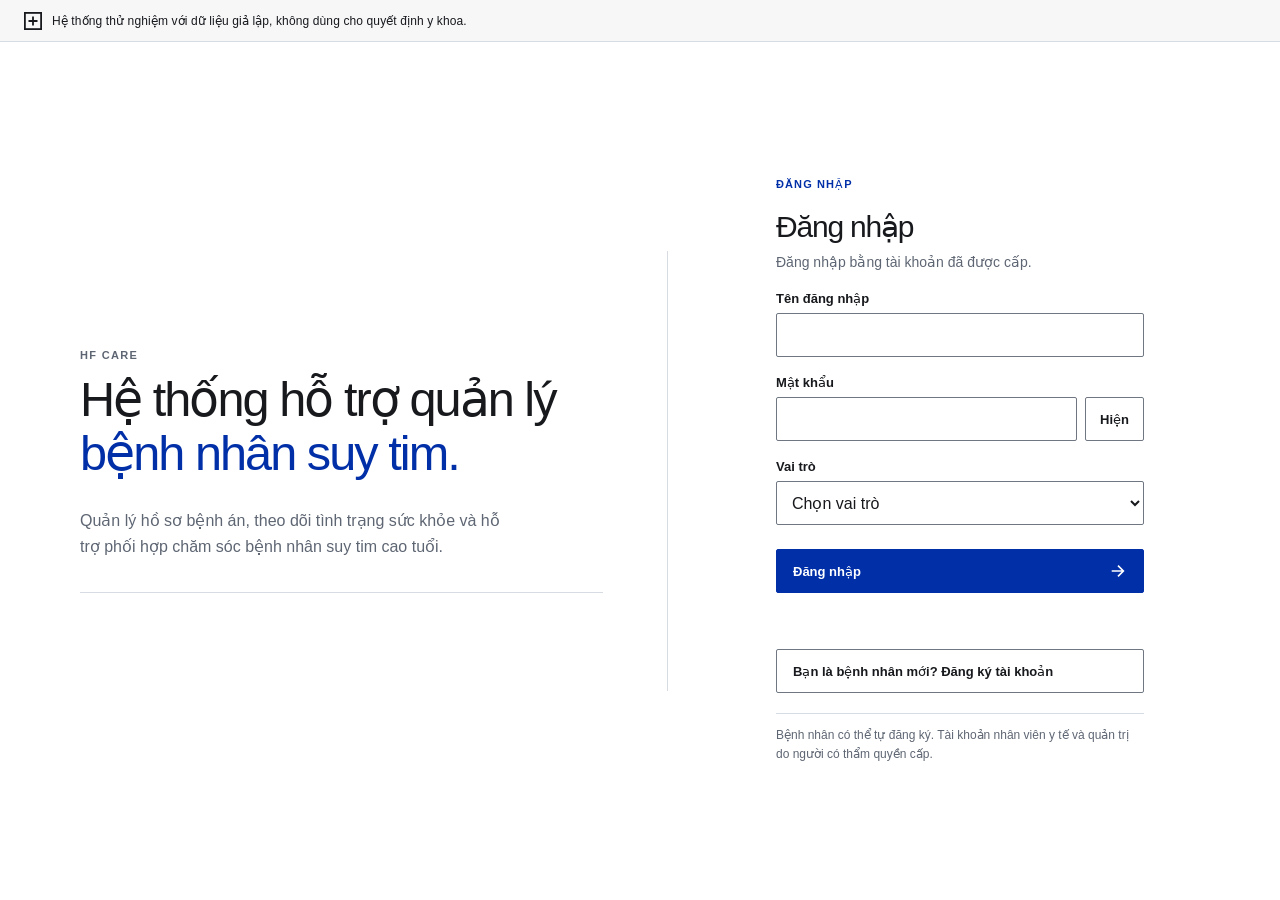
<file: submissions/suy_tim_nhom27/web/index.html>
<!doctype html>
<html lang="vi">
<head>
  <meta charset="utf-8">
  <meta name="viewport" content="width=device-width, initial-scale=1">
  <meta name="theme-color" content="#ffffff">
  <title>HF Care — Quản lý bệnh nhân suy tim</title>
  <link rel="stylesheet" href="./styles.css">
  <script src="./app.js" defer></script>
</head>
<body>
  <div class="demo-banner" role="status" aria-live="polite">
    <span class="banner-mark" aria-hidden="true">
      <svg viewBox="0 0 20 20" focusable="false"><rect x="1" y="1" width="18" height="18" fill="none" stroke="currentColor" stroke-width="2"/><path d="M5 10h10M10 5v10" stroke="currentColor" stroke-width="2"/></svg>
    </span>
    <strong>Hệ thống thử nghiệm với dữ liệu giả lập, không dùng cho quyết định y khoa.</strong>
  </div>

  <section id="loginView" class="login-layout" aria-labelledby="loginTitle">
    <div class="login-intro" id="loginIntro">
      <div class="eyebrow">HF CARE</div>
      <h1 id="loginTitle">Hệ thống hỗ trợ quản lý <span>bệnh nhân suy tim.</span></h1>
      <p>Quản lý hồ sơ bệnh án, theo dõi tình trạng sức khỏe và hỗ trợ phối hợp chăm sóc bệnh nhân suy tim cao tuổi.</p>
      <div class="intro-rule"></div>
    </div>

    <div class="login-panel">
      <div class="panel-folio" id="authFolio">ĐĂNG NHẬP</div>
      <h2 id="authTitle" tabindex="-1">Đăng nhập</h2>
      <p class="muted" id="authSubtitle">Đăng nhập bằng tài khoản đã được cấp.</p>
      <form id="loginForm" novalidate>
        <label for="loginRole">Tên đăng nhập</label>
        <input id="loginRole" name="username" autocomplete="username" required maxlength="80" aria-describedby="loginUsernameError">
        <p id="loginUsernameError" class="form-error" hidden></p>
        <label for="loginPassword">Mật khẩu</label>
        <div class="password-control"><input id="loginPassword" name="password" type="password" autocomplete="current-password" required maxlength="200" aria-describedby="loginPasswordError"><button id="togglePassword" class="button" type="button" aria-controls="loginPassword" aria-pressed="false">Hiện</button></div>
        <p id="loginPasswordError" class="form-error" hidden></p>
        <label for="selectedRole">Vai trò</label>
        <select id="selectedRole" name="selected_role" required aria-describedby="loginSelectedRoleError"><option value="">Chọn vai trò</option><option value="doctor">Bác sĩ</option><option value="nurse">Điều dưỡng</option><option value="pharmacist">Dược sĩ</option><option value="patient">Bệnh nhân</option><option value="admin">Quản trị viên</option></select>
        <p id="loginSelectedRoleError" class="form-error" hidden></p>

        <button id="loginButton" class="button primary full-width" type="submit">
          <span>Đăng nhập</span>
          <svg viewBox="0 0 20 20" aria-hidden="true" focusable="false"><path d="M3 10h13M10 4l6 6-6 6" fill="none" stroke="currentColor" stroke-width="1.8"/></svg>
        </button>
        <p id="loginMessage" class="form-message" role="status" aria-live="polite"></p>
      </form>

      <button id="showRegister" class="button full-width" type="button">Bạn là bệnh nhân mới? Đăng ký tài khoản</button>
      <section id="registrationView" aria-labelledby="authTitle" hidden>
        <p class="subtle">Chỉ nhập tuổi và giới tính giả lập; không nhập tên, email, số điện thoại hoặc dữ liệu người bệnh thật.</p>
        <form id="registrationForm">
          <label for="registerUsername">Tên đăng nhập</label>
          <input id="registerUsername" name="username" autocomplete="username" required minlength="3" maxlength="80" pattern="[A-Za-z0-9][A-Za-z0-9_.-]{2,79}">
          <p class="input-help">3–80 ký tự: chữ không dấu, số, dấu chấm, gạch dưới hoặc gạch ngang; bắt đầu bằng chữ hoặc số. Phân biệt chữ hoa và thường.</p>
          <label for="registerPassword">Mật khẩu</label>
          <input id="registerPassword" name="password" type="password" autocomplete="new-password" required minlength="12" maxlength="128">
          <p class="input-help">Ít nhất 12 ký tự, không chỉ gồm khoảng trắng.</p>
          <label for="registerConfirm">Nhập lại mật khẩu</label>
          <input id="registerConfirm" type="password" autocomplete="new-password" required minlength="12" maxlength="128">
          <div class="inline-form">
            <div><label for="registerAge">Tuổi giả lập</label><input id="registerAge" name="age" type="number" min="0" max="120" step="1" required></div>
            <div><label for="registerSex">Giới tính giả lập</label><select id="registerSex" name="sex"><option value="unknown">Chưa rõ</option><option value="female">Nữ</option><option value="male">Nam</option></select></div>
          </div>
          <p class="subtle">Tài khoản mới chỉ có quyền bệnh nhân. Hồ sơ mới chưa có lịch hẹn, số đo hoặc đơn thuốc.</p>
          <button id="registerButton" class="button primary full-width" type="submit">Đăng ký bệnh nhân</button>
          <p id="registrationMessage" class="form-message" role="status" aria-live="polite"></p>
        </form>
        <button id="backToLogin" class="button full-width" type="button">Quay lại đăng nhập</button>
      </section>

      <div class="login-capability">
        <div class="capability-rule"></div>
        <p>Bệnh nhân có thể tự đăng ký. Tài khoản nhân viên y tế và quản trị do người có thẩm quyền cấp.</p>
      </div>
    </div>
  </section>

  <div id="appView" class="app-view" hidden>
    <header class="topbar">
      <div class="topbar-left">
        <button id="navToggle" class="icon-button nav-toggle" type="button" aria-label="Mở điều hướng" aria-controls="sidebar" aria-expanded="false">
          <svg viewBox="0 0 20 20" aria-hidden="true" focusable="false"><path d="M3 5h14M3 10h14M3 15h14" fill="none" stroke="currentColor" stroke-width="1.7"/></svg>
        </button>
        <div class="wordmark">
          <span class="wordmark-mark">HF</span>
          <span>HF Care</span>
        </div>
      </div>
      <div class="topbar-right">
        <div id="gatewayStatus" class="gateway-status" aria-live="polite" hidden>
          <span class="status-dot"></span><span>Đang kiểm tra Gateway</span>
        </div>
        <button id="logoutButton" class="button quiet" type="button">Đăng xuất</button>
      </div>
    </header>

    <aside id="sidebar" class="sidebar" aria-label="Điều hướng chính">
      <div class="sidebar-intro">
        <div class="eyebrow">VAI TRÒ ĐANG ĐĂNG NHẬP</div>
        <h2 id="sidebarTitle">Quản lý hồ sơ</h2>
      </div>
      <nav id="roleNav" class="role-nav" aria-label="Các màn hình"></nav>
      <div class="sidebar-user">
        <span id="userInitial" class="user-initial" aria-hidden="true">D</span>
        <div><strong id="userLabel">doctor</strong><span id="roleLabel">Bác sĩ</span></div>
      </div>
    </aside>

    <main class="main-content" id="mainContent">
      <div class="content-heading">
        <div>
          <p id="viewEyebrow" class="eyebrow">DEMO</p>
          <h1 id="viewTitle" tabindex="-1">Tổng quan</h1>
          <p id="viewSubtitle" class="muted"></p>
        </div>
        <div id="contextBadges" class="context-badges"></div>
      </div>
      <div id="globalMessage" class="global-message" role="status" aria-live="polite" hidden></div>
      <section id="patientContext" class="patient-context" aria-label="Hồ sơ bệnh nhân đang chọn" hidden></section>
      <section id="viewContent" aria-live="polite"></section>
    </main>
  </div>

  <div id="toast" class="toast" role="status" aria-live="polite" hidden></div>
</body>
</html>
</file>
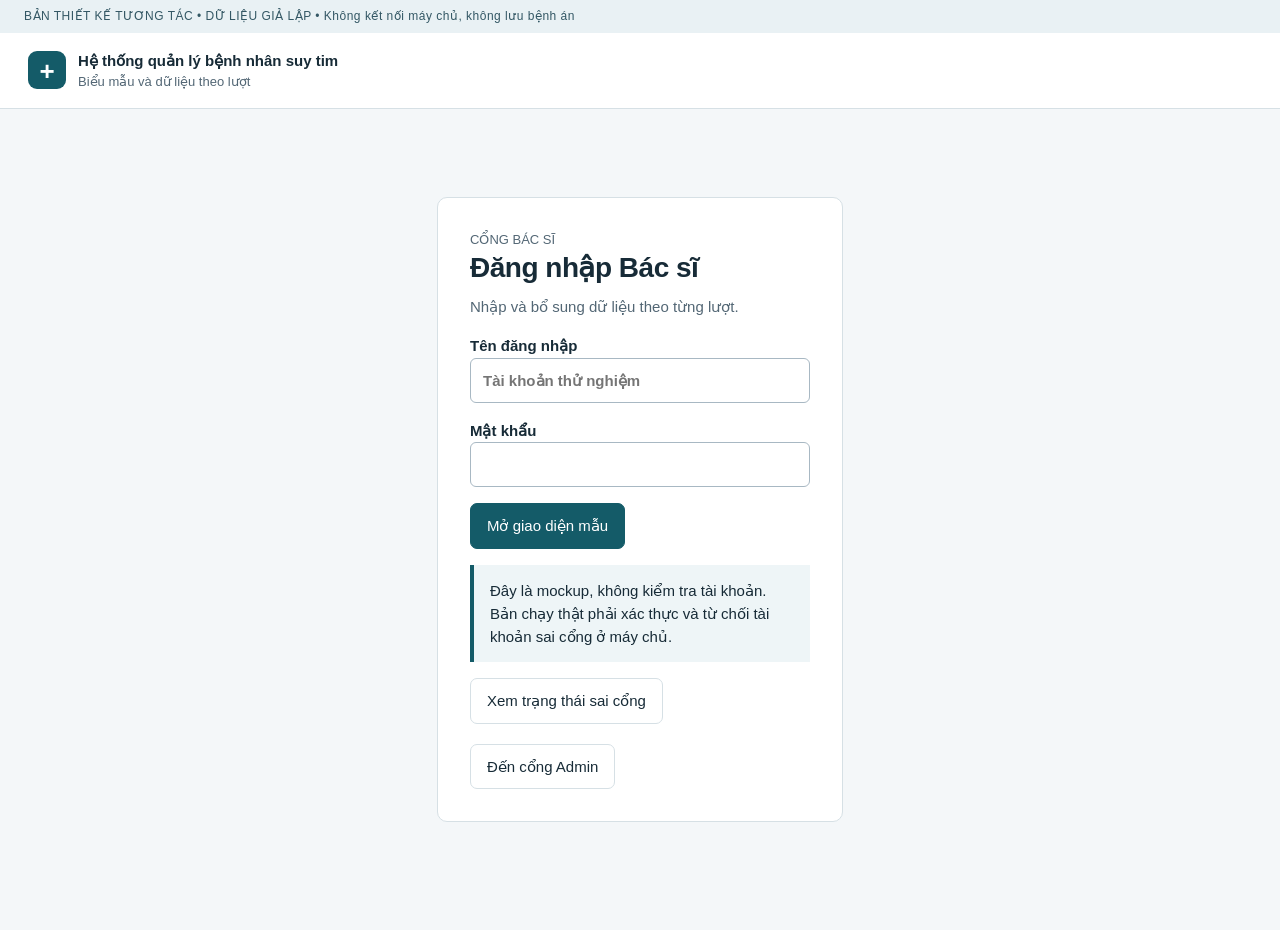
<file: submissions/suy_tim_nhom27/design/demo-web/index.html>
<!doctype html><html lang="vi"><meta charset="utf-8"><meta name="viewport" content="width=device-width,initial-scale=1"><title>Mockup • Hệ thống quản lý bệnh nhân suy tim</title><link rel="stylesheet" href="styles.css"><body><a class="skip" href="#main">Đến nội dung chính</a><div class="prototype">BẢN THIẾT KẾ TƯƠNG TÁC • DỮ LIỆU GIẢ LẬP • Không kết nối máy chủ, không lưu bệnh án</div><header><div class="brand"><span class="mark">+</span><div>Hệ thống quản lý bệnh nhân suy tim<small>Biểu mẫu và dữ liệu theo lượt</small></div></div><div id="account"></div></header><div id="app"></div><script src="mockup.js"></script></body></html>
</file>
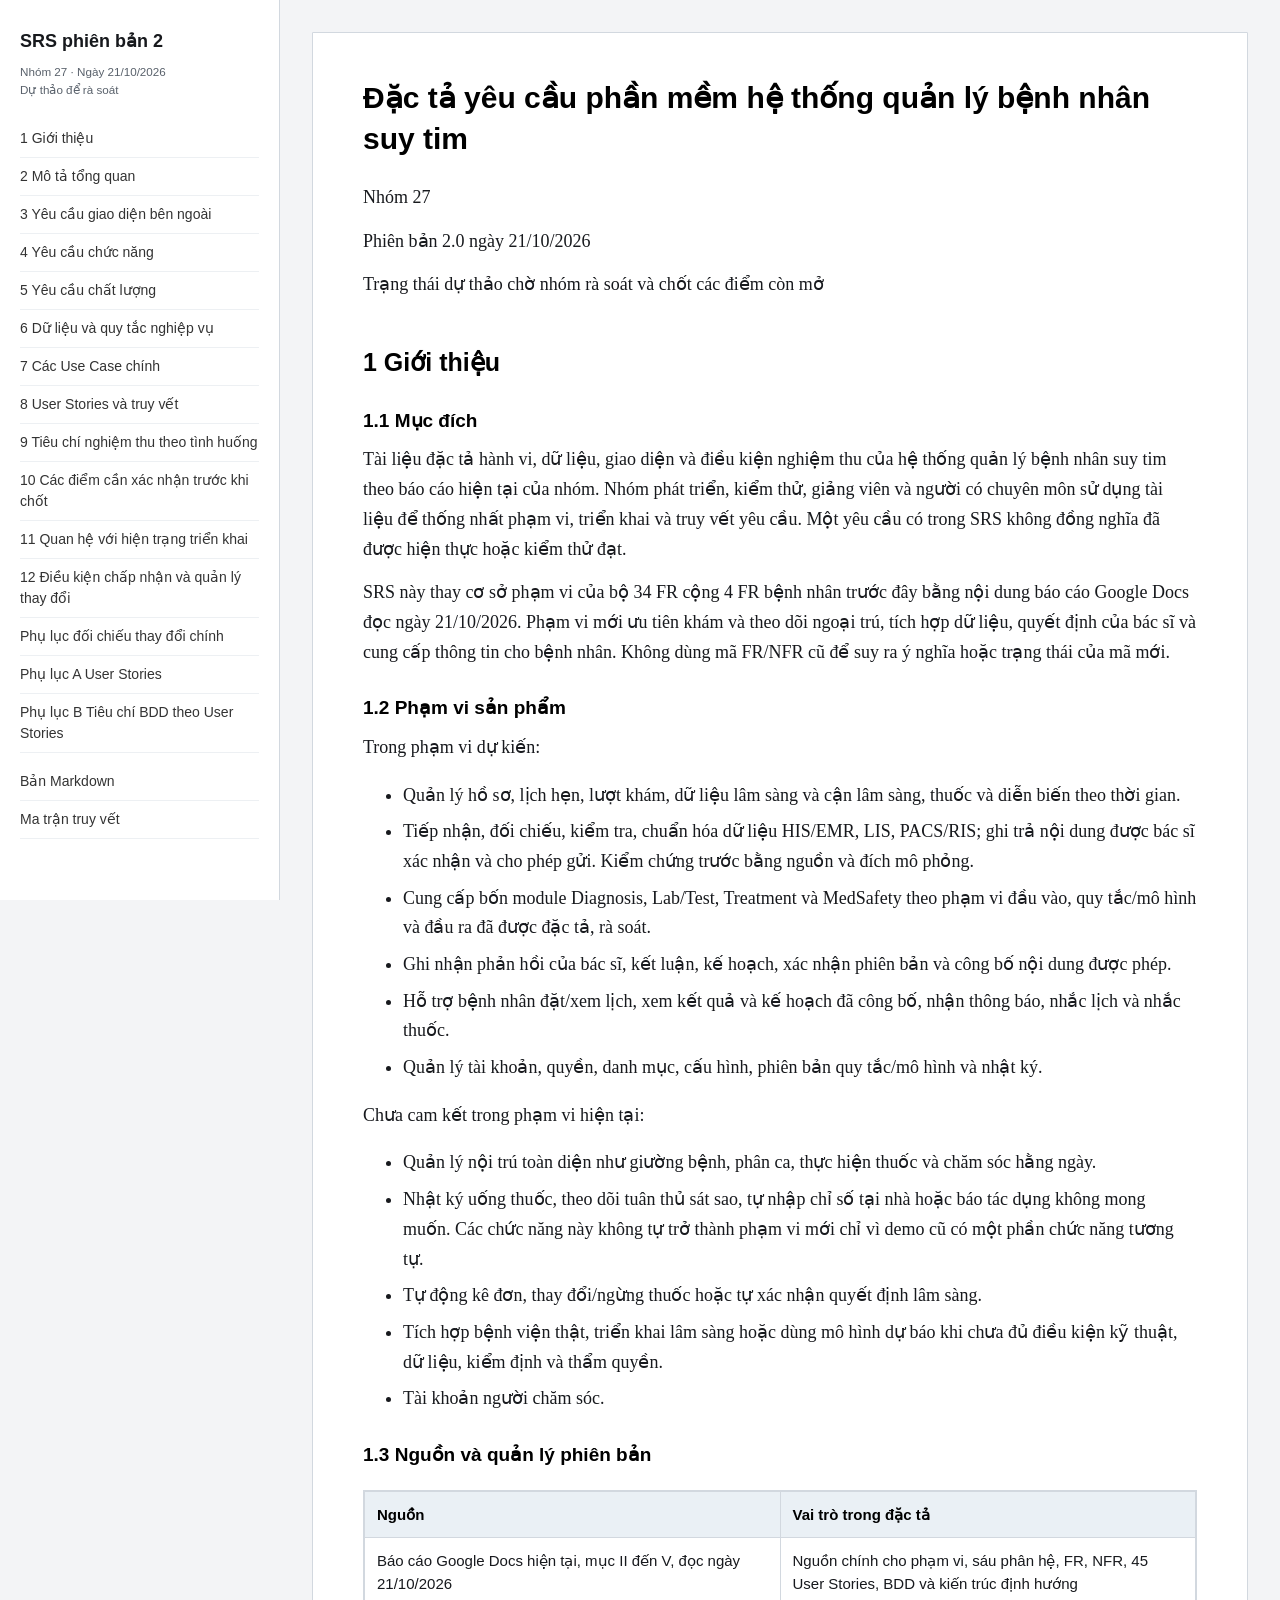
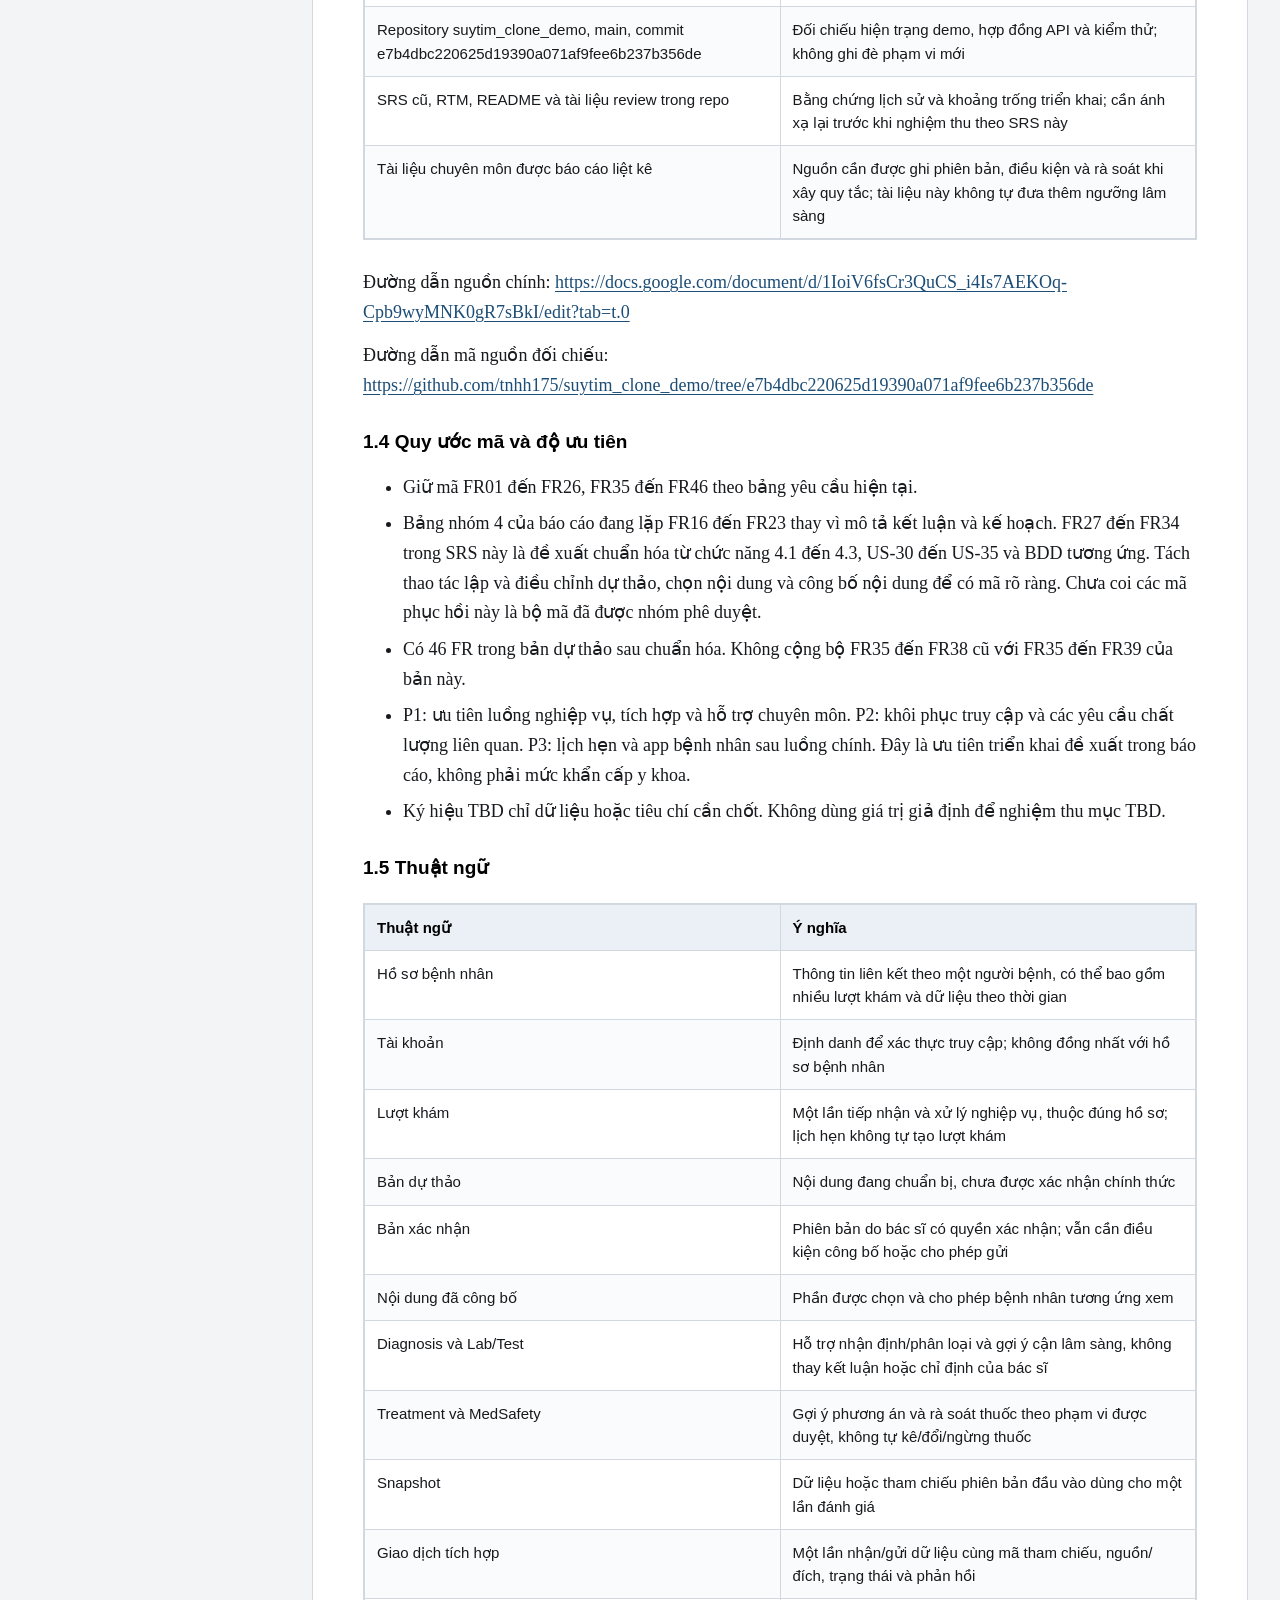
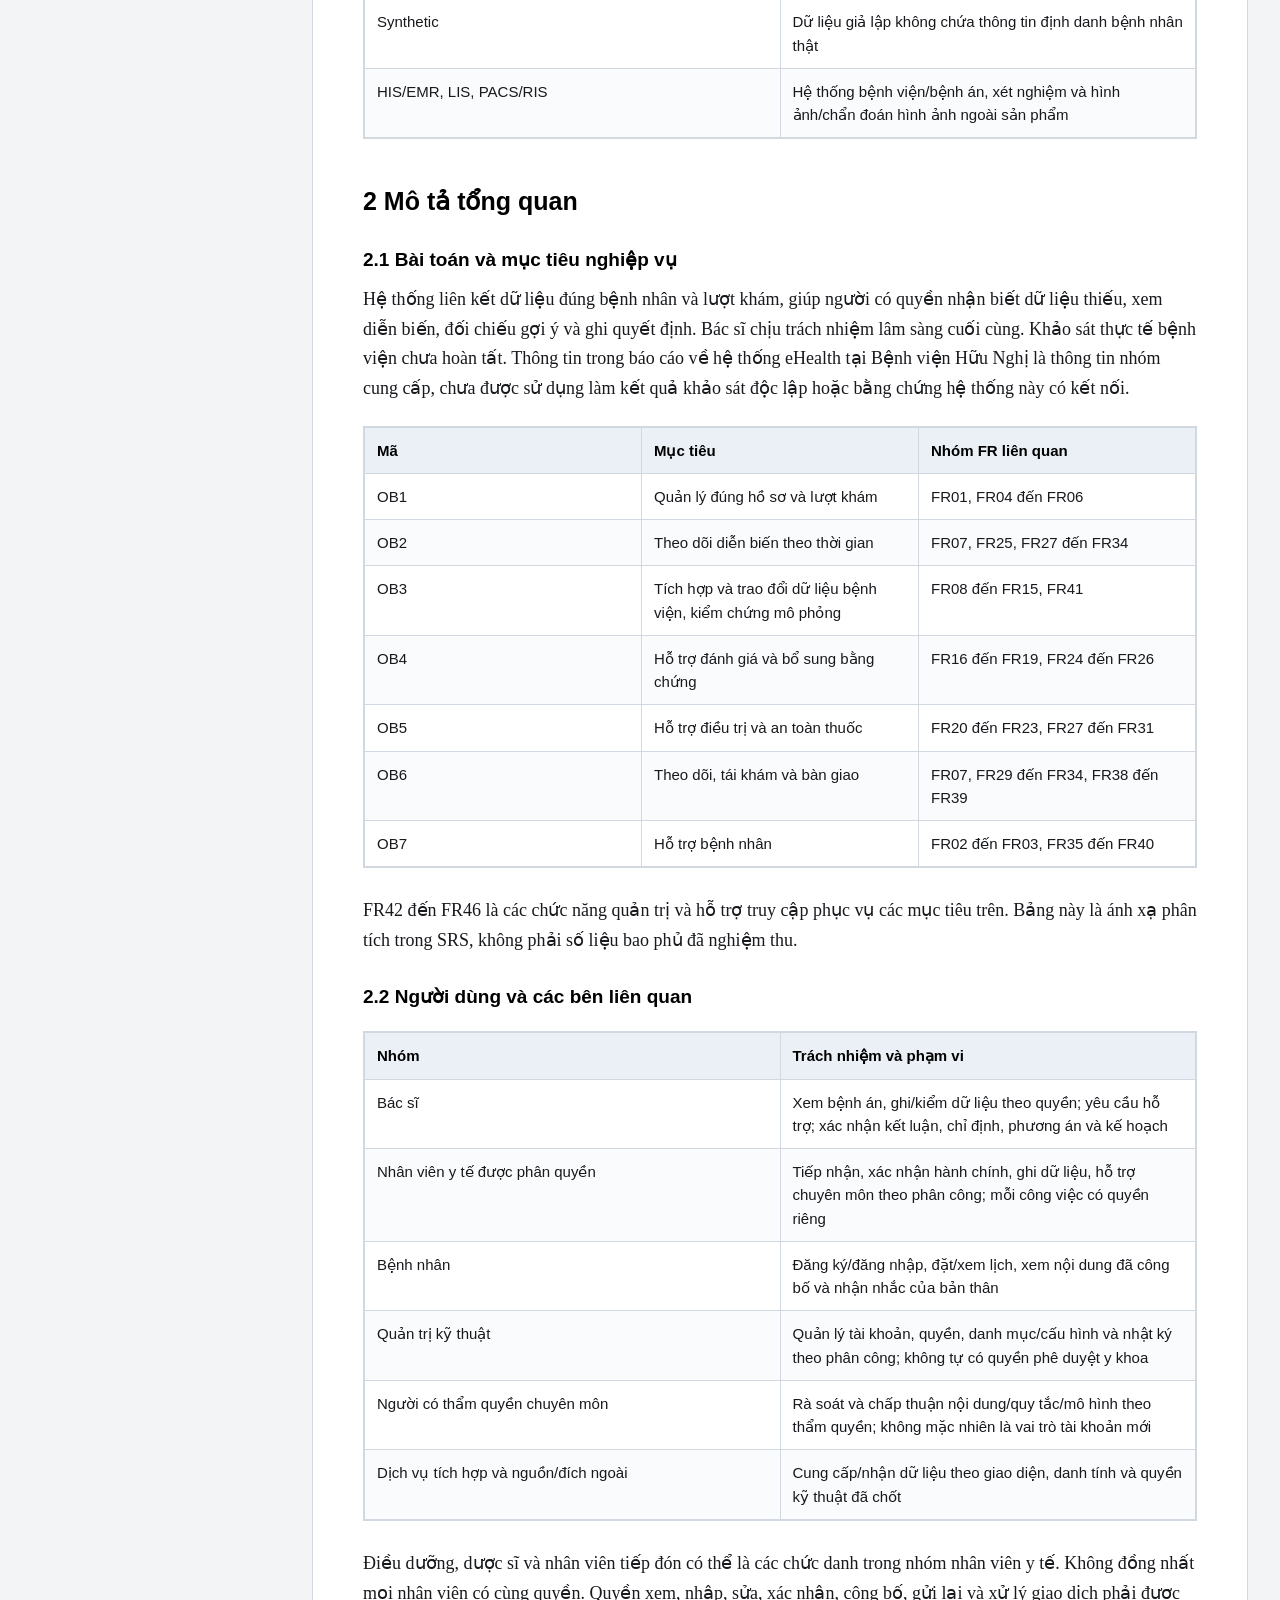
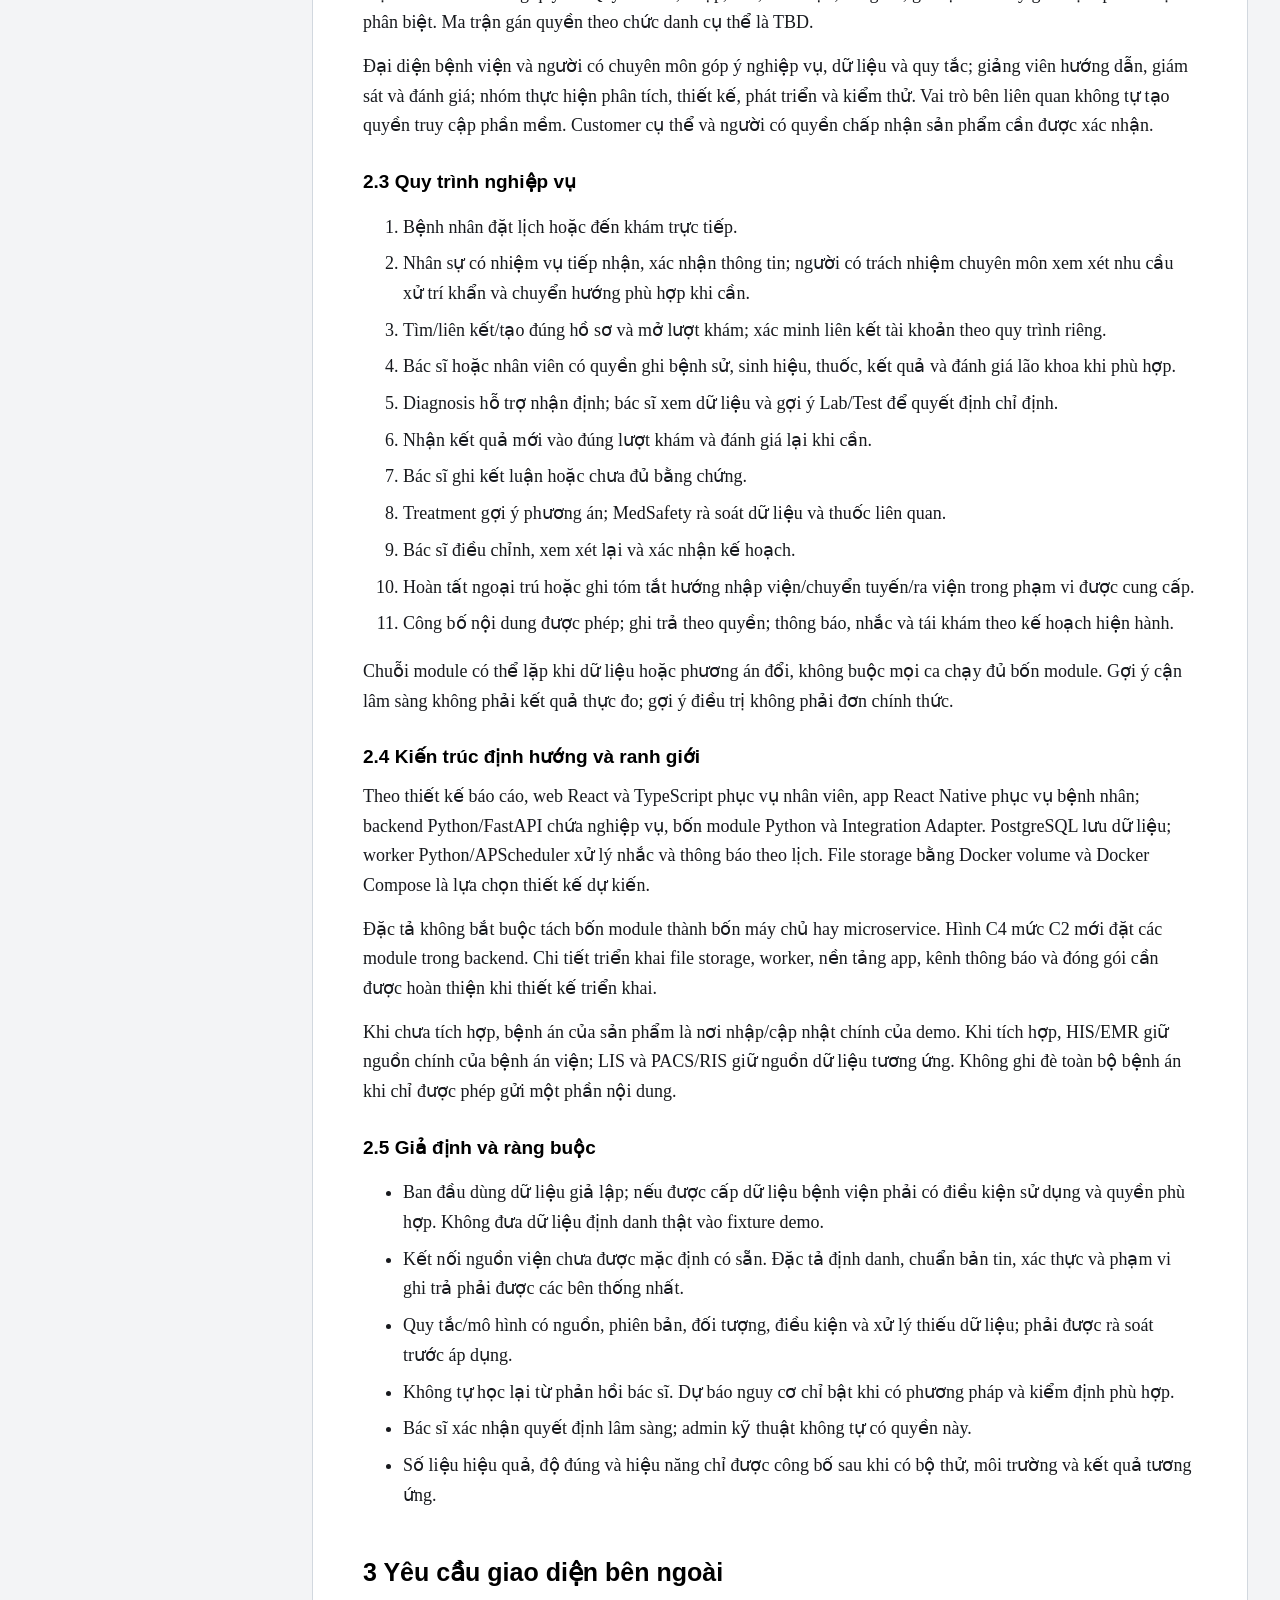
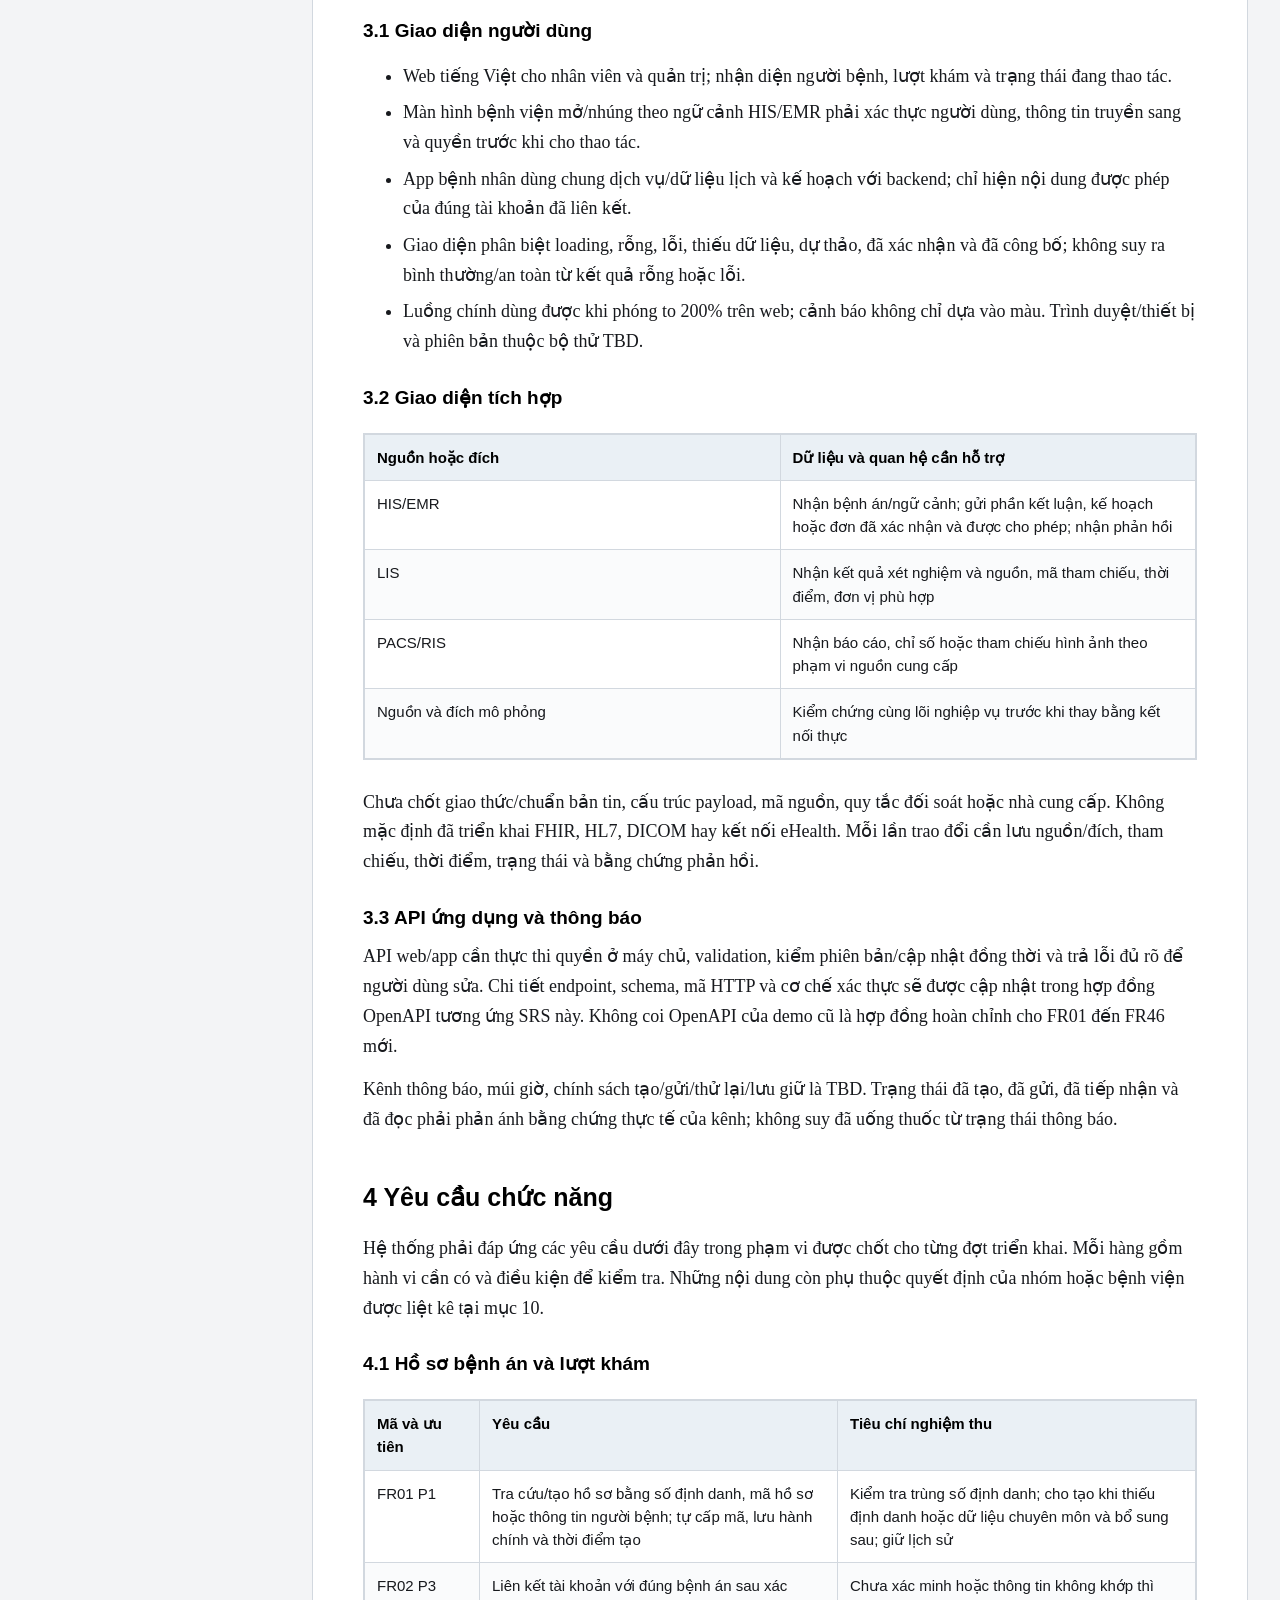
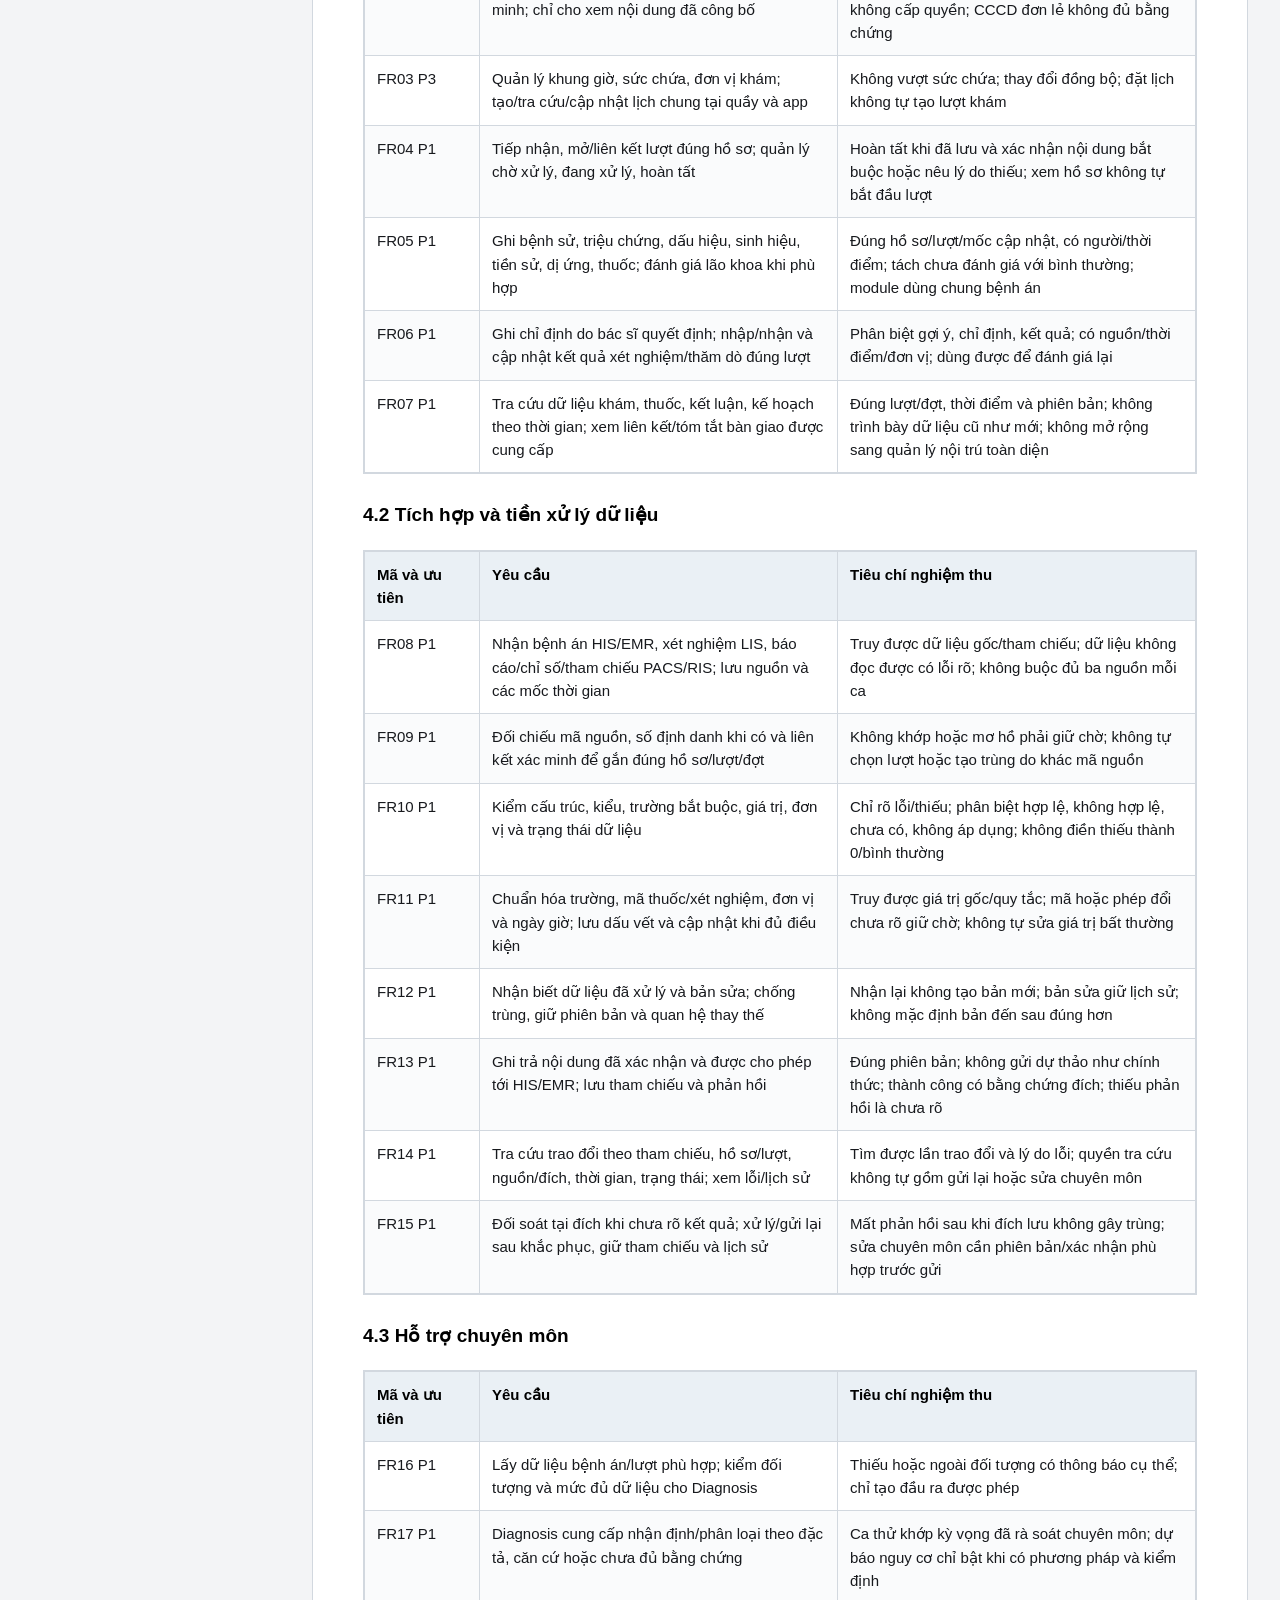
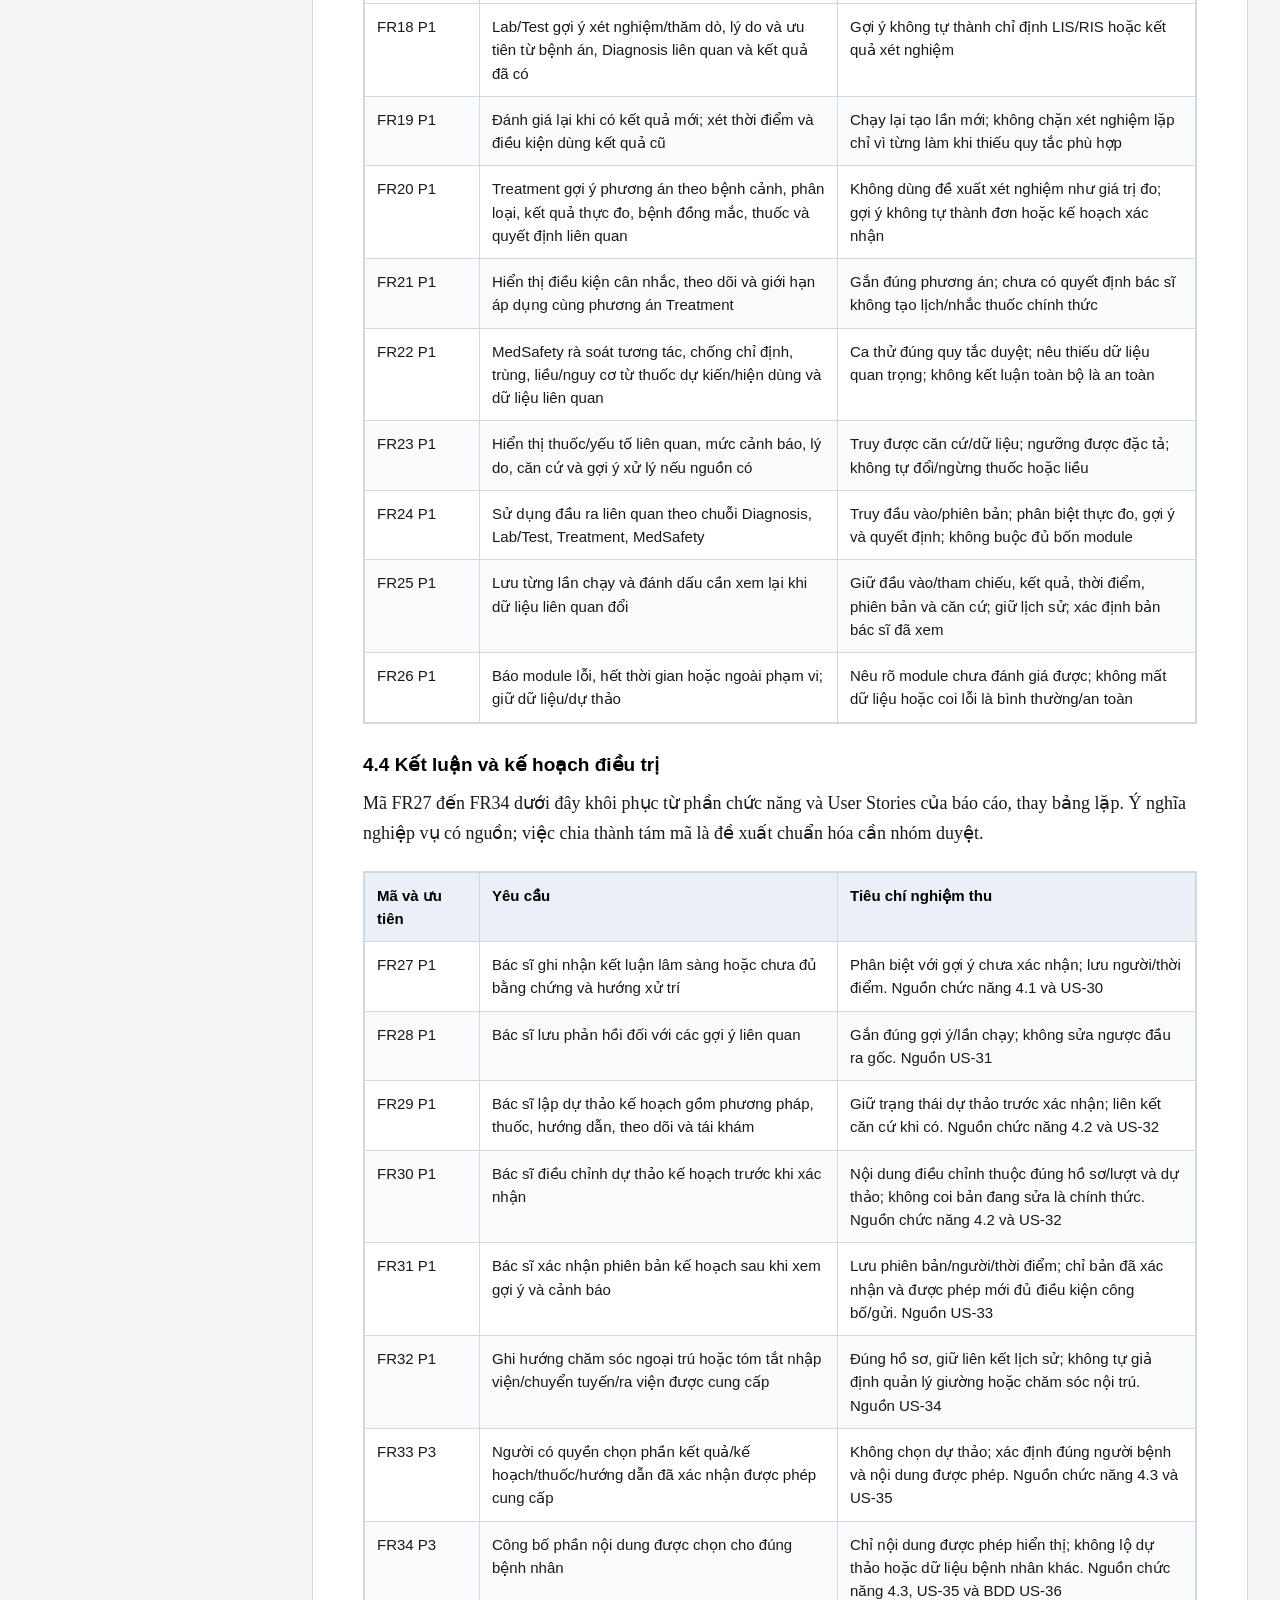
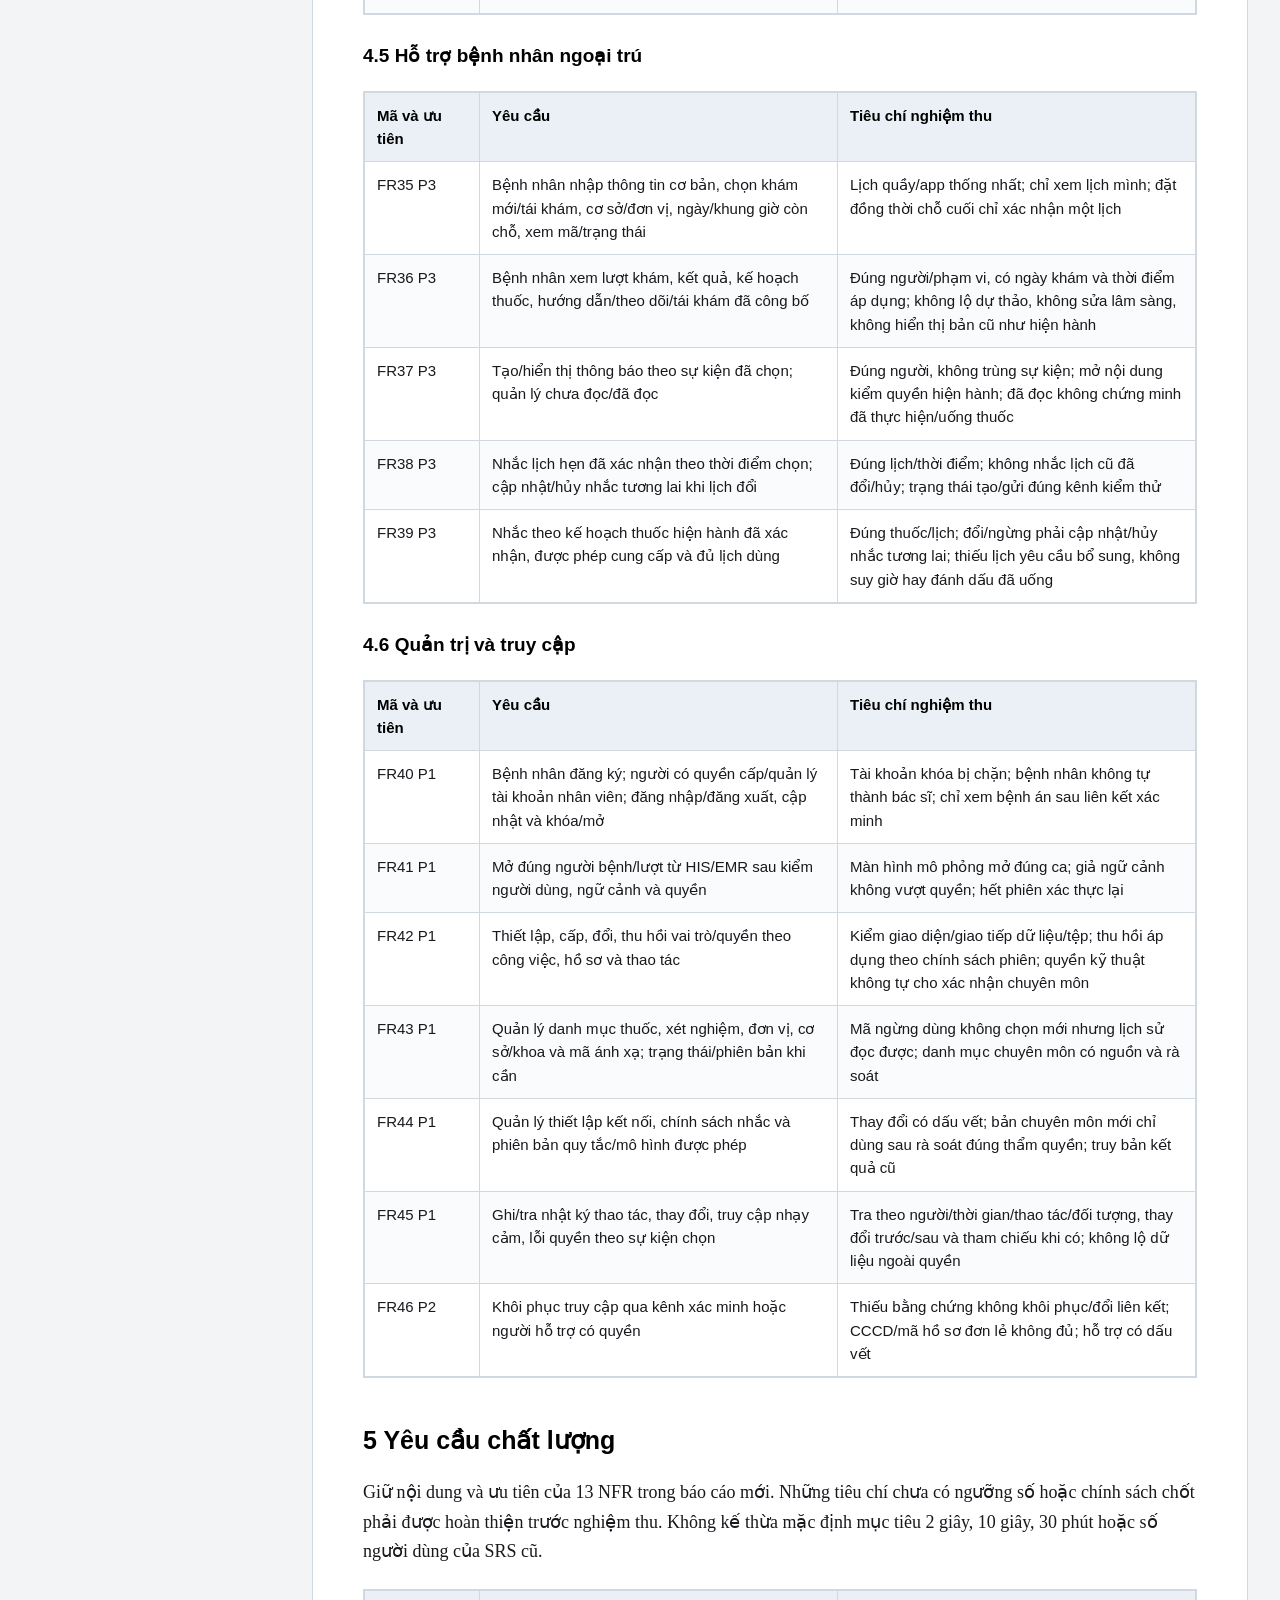
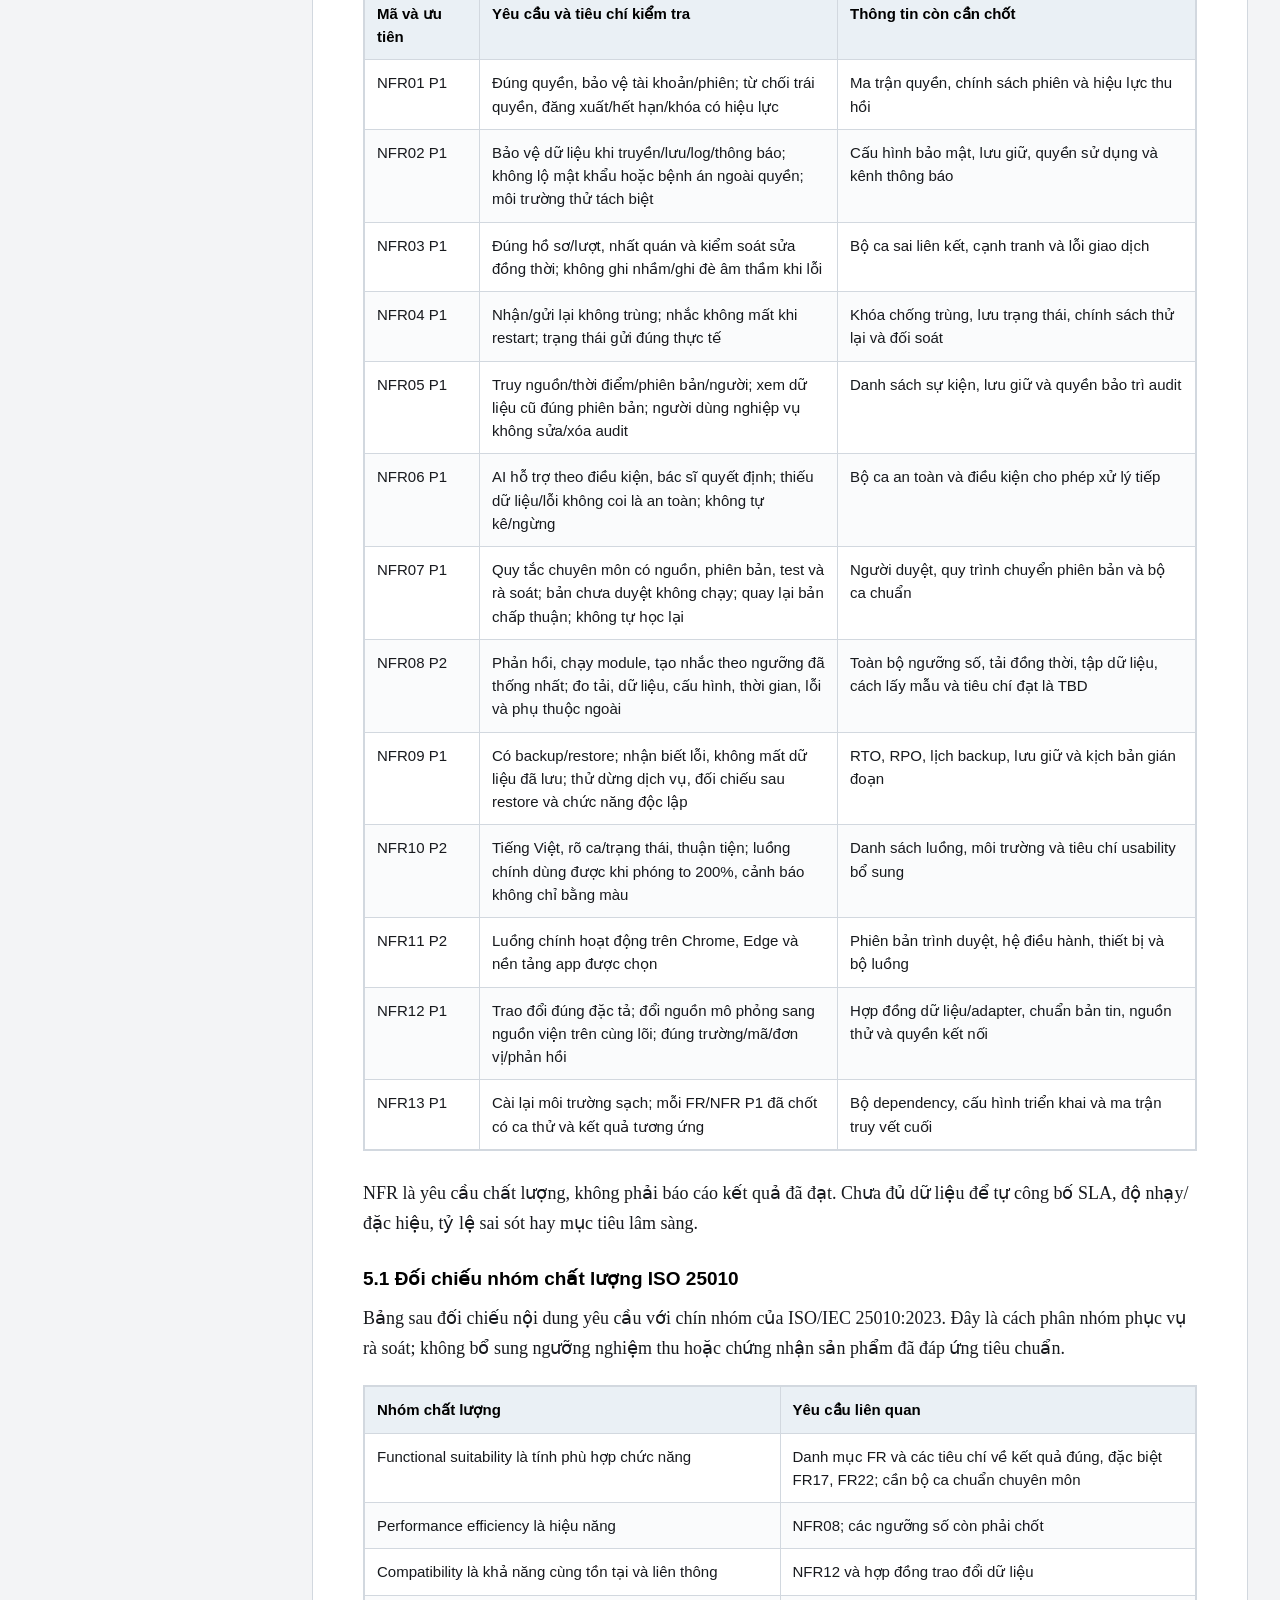
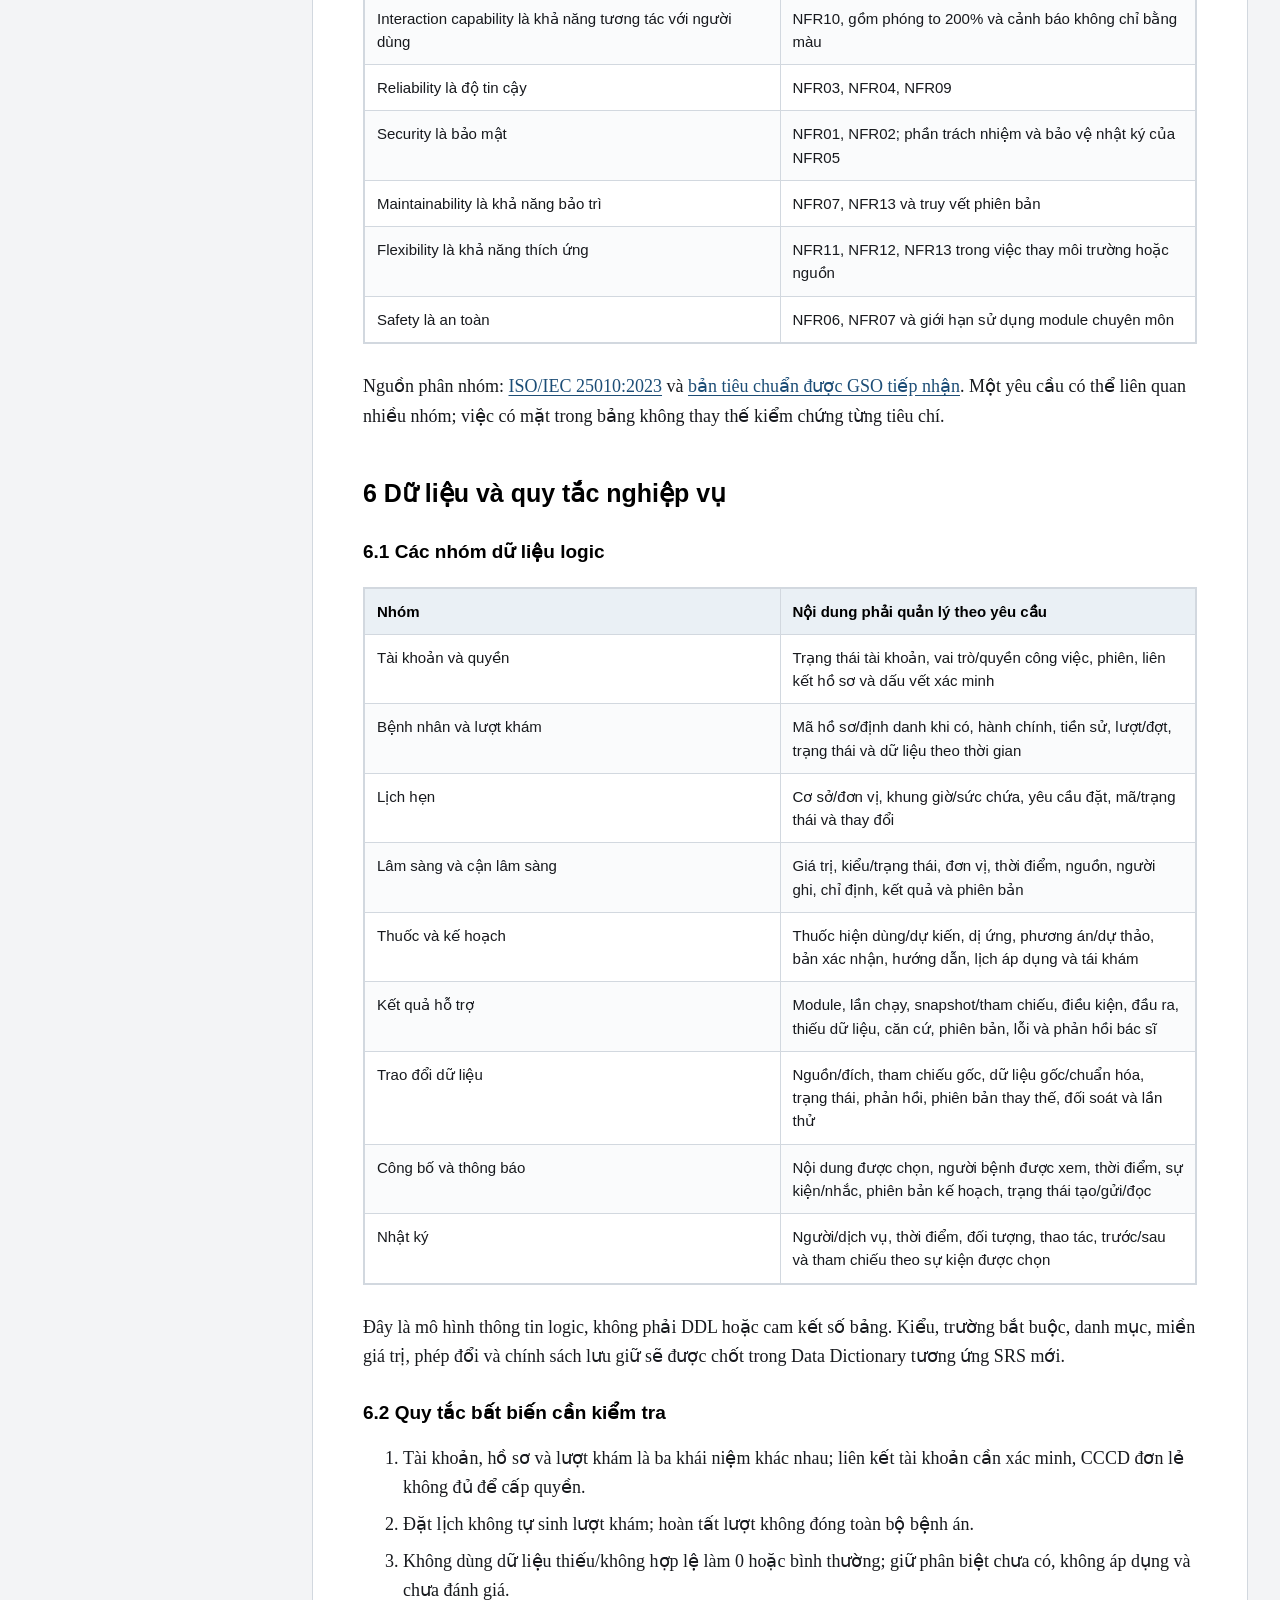
<file: submissions/suy_tim_nhom27/docs/SRS_v2_0.html>
<!doctype html><html lang="vi"><head><meta charset="utf-8"><meta name="viewport" content="width=device-width, initial-scale=1"><title>SRS phiên bản 2 hệ thống quản lý bệnh nhân suy tim</title><style>:root{color-scheme:light;--ink:#17191d;--muted:#59616b;--line:#d2d8df}
*{box-sizing:border-box}html{scroll-behavior:smooth;scroll-padding-top:26px}
body{margin:0;background:#f3f4f6;color:var(--ink);font:18px/1.65 "Times New Roman",serif}
aside{position:fixed;inset:0 auto 0 0;width:280px;overflow:auto;background:white;border-right:1px solid var(--line);padding:28px 20px;font:14px/1.5 "Segoe UI",Arial,sans-serif}
aside strong{display:block;font-size:18px;margin-bottom:8px}aside small{display:block;color:var(--muted);margin-bottom:22px}
aside a{display:block;padding:8px 0;color:#333;text-decoration:none;border-bottom:1px solid #edf0f3}aside a:hover,aside a:focus{color:#174b7a;text-decoration:underline}
main{margin:32px 32px 32px 312px;max-width:1060px;background:white;padding:45px 50px;border:1px solid var(--line)}
h1,h2,h3{font-family:"Segoe UI",Arial,sans-serif;color:#000;line-height:1.35}h1{font-size:30px;margin:0 0 24px}h2{font-size:25px;margin-top:46px;margin-bottom:20px}h3{font-size:19px;margin-top:28px;margin-bottom:12px}
p,li{overflow-wrap:anywhere}p{margin:10px 0 14px}li{margin-bottom:7px}a{color:#1c4d76;text-underline-offset:3px}
.table-scroll{overflow-x:auto;margin:22px 0 28px;border:1px solid var(--line)}table{border-collapse:collapse;width:100%;font:15px/1.55 "Segoe UI",Arial,sans-serif;table-layout:fixed}
th,td{padding:11px 12px;border:1px solid var(--line);vertical-align:top;text-align:left;overflow-wrap:anywhere}th{background:#eaf0f5;font-weight:600;color:#000}tr:nth-child(even){background:#fafbfc}
.requirements th:first-child,.requirements td:first-child{width:115px}
@media(max-width:1100px){aside{position:static;width:auto;border-right:0;border-bottom:1px solid var(--line)}aside nav{columns:2}main{margin:20px;padding:28px;max-width:none}}
@media(max-width:650px){body{font-size:16px}aside nav{columns:1}main{margin:0;padding:22px 15px;border:0}h1{font-size:25px}h2{font-size:22px}table{min-width:680px;font-size:14px}th,td{padding:9px}}
@media print{body{font:11.5pt/1.4 "Times New Roman",serif;background:#fff}aside{display:none}main{margin:0;padding:0;max-width:none;border:0}h1{font-size:22pt}h2{font-size:17pt;break-after:avoid}h3{font-size:13pt;break-after:avoid}table{min-width:0;font-size:9.5pt}th,td{padding:7px}tr{break-inside:avoid}.table-scroll{overflow:visible;border:0}a{color:inherit;text-decoration:none}@page{size:A4;margin:18mm}}</style></head><body><aside><strong>SRS phiên bản 2</strong><small>Nhóm 27 · Ngày 21/10/2026<br>Dự thảo để rà soát</small><nav aria-label="Mục lục"><a href="#section-1">1 Giới thiệu</a><a href="#section-2">2 Mô tả tổng quan</a><a href="#section-3">3 Yêu cầu giao diện bên ngoài</a><a href="#section-4">4 Yêu cầu chức năng</a><a href="#section-5">5 Yêu cầu chất lượng</a><a href="#section-6">6 Dữ liệu và quy tắc nghiệp vụ</a><a href="#section-7">7 Các Use Case chính</a><a href="#section-8">8 User Stories và truy vết</a><a href="#section-9">9 Tiêu chí nghiệm thu theo tình huống</a><a href="#section-10">10 Các điểm cần xác nhận trước khi chốt</a><a href="#section-11">11 Quan hệ với hiện trạng triển khai</a><a href="#section-12">12 Điều kiện chấp nhận và quản lý thay đổi</a><a href="#section-13">Phụ lục đối chiếu thay đổi chính</a><a href="#section-14">Phụ lục A User Stories</a><a href="#section-15">Phụ lục B Tiêu chí BDD theo User Stories</a></nav><p><a href="SRS_v2_0.md" download>Bản Markdown</a><a href="RTM_SRS_v2_0.csv" download>Ma trận truy vết</a></p></aside><main><h1>Đặc tả yêu cầu phần mềm hệ thống quản lý bệnh nhân suy tim</h1>
<p>Nhóm 27</p>
<p>Phiên bản 2.0 ngày 21/10/2026</p>
<p>Trạng thái dự thảo chờ nhóm rà soát và chốt các điểm còn mở</p>
<h2 id="section-1">1 Giới thiệu</h2>
<h3>1.1 Mục đích</h3>
<p>Tài liệu đặc tả hành vi, dữ liệu, giao diện và điều kiện nghiệm thu của hệ thống quản lý bệnh nhân suy tim theo báo cáo hiện tại của nhóm. Nhóm phát triển, kiểm thử, giảng viên và người có chuyên môn sử dụng tài liệu để thống nhất phạm vi, triển khai và truy vết yêu cầu. Một yêu cầu có trong SRS không đồng nghĩa đã được hiện thực hoặc kiểm thử đạt.</p>
<p>SRS này thay cơ sở phạm vi của bộ 34 FR cộng 4 FR bệnh nhân trước đây bằng nội dung báo cáo Google Docs đọc ngày 21/10/2026. Phạm vi mới ưu tiên khám và theo dõi ngoại trú, tích hợp dữ liệu, quyết định của bác sĩ và cung cấp thông tin cho bệnh nhân. Không dùng mã FR/NFR cũ để suy ra ý nghĩa hoặc trạng thái của mã mới.</p>
<h3>1.2 Phạm vi sản phẩm</h3>
<p>Trong phạm vi dự kiến:</p>
<ul>
<li>Quản lý hồ sơ, lịch hẹn, lượt khám, dữ liệu lâm sàng và cận lâm sàng, thuốc và diễn biến theo thời gian.</li>
<li>Tiếp nhận, đối chiếu, kiểm tra, chuẩn hóa dữ liệu HIS/EMR, LIS, PACS/RIS; ghi trả nội dung được bác sĩ xác nhận và cho phép gửi. Kiểm chứng trước bằng nguồn và đích mô phỏng.</li>
<li>Cung cấp bốn module Diagnosis, Lab/Test, Treatment và MedSafety theo phạm vi đầu vào, quy tắc/mô hình và đầu ra đã được đặc tả, rà soát.</li>
<li>Ghi nhận phản hồi của bác sĩ, kết luận, kế hoạch, xác nhận phiên bản và công bố nội dung được phép.</li>
<li>Hỗ trợ bệnh nhân đặt/xem lịch, xem kết quả và kế hoạch đã công bố, nhận thông báo, nhắc lịch và nhắc thuốc.</li>
<li>Quản lý tài khoản, quyền, danh mục, cấu hình, phiên bản quy tắc/mô hình và nhật ký.</li>
</ul>
<p>Chưa cam kết trong phạm vi hiện tại:</p>
<ul>
<li>Quản lý nội trú toàn diện như giường bệnh, phân ca, thực hiện thuốc và chăm sóc hằng ngày.</li>
<li>Nhật ký uống thuốc, theo dõi tuân thủ sát sao, tự nhập chỉ số tại nhà hoặc báo tác dụng không mong muốn. Các chức năng này không tự trở thành phạm vi mới chỉ vì demo cũ có một phần chức năng tương tự.</li>
<li>Tự động kê đơn, thay đổi/ngừng thuốc hoặc tự xác nhận quyết định lâm sàng.</li>
<li>Tích hợp bệnh viện thật, triển khai lâm sàng hoặc dùng mô hình dự báo khi chưa đủ điều kiện kỹ thuật, dữ liệu, kiểm định và thẩm quyền.</li>
<li>Tài khoản người chăm sóc.</li>
</ul>
<h3>1.3 Nguồn và quản lý phiên bản</h3>
<div class="table-scroll"><table>
<thead>
<tr>
<th>Nguồn</th>
<th>Vai trò trong đặc tả</th>
</tr>
</thead>
<tbody><tr>
<td>Báo cáo Google Docs hiện tại, mục II đến V, đọc ngày 21/10/2026</td>
<td>Nguồn chính cho phạm vi, sáu phân hệ, FR, NFR, 45 User Stories, BDD và kiến trúc định hướng</td>
</tr>
<tr>
<td>Repository suytim_clone_demo, main, commit e7b4dbc220625d19390a071af9fee6b237b356de</td>
<td>Đối chiếu hiện trạng demo, hợp đồng API và kiểm thử; không ghi đè phạm vi mới</td>
</tr>
<tr>
<td>SRS cũ, RTM, README và tài liệu review trong repo</td>
<td>Bằng chứng lịch sử và khoảng trống triển khai; cần ánh xạ lại trước khi nghiệm thu theo SRS này</td>
</tr>
<tr>
<td>Tài liệu chuyên môn được báo cáo liệt kê</td>
<td>Nguồn cần được ghi phiên bản, điều kiện và rà soát khi xây quy tắc; tài liệu này không tự đưa thêm ngưỡng lâm sàng</td>
</tr>
</tbody></table></div>
<p>Đường dẫn nguồn chính: <a href="https://docs.google.com/document/d/1IoiV6fsCr3QuCS_i4Is7AEKOq-Cpb9wyMNK0gR7sBkI/edit?tab=t.0">https://docs.google.com/document/d/1IoiV6fsCr3QuCS_i4Is7AEKOq-Cpb9wyMNK0gR7sBkI/edit?tab=t.0</a></p>
<p>Đường dẫn mã nguồn đối chiếu: <a href="https://github.com/tnhh175/suytim_clone_demo/tree/e7b4dbc220625d19390a071af9fee6b237b356de">https://github.com/tnhh175/suytim_clone_demo/tree/e7b4dbc220625d19390a071af9fee6b237b356de</a></p>
<h3>1.4 Quy ước mã và độ ưu tiên</h3>
<ul>
<li>Giữ mã FR01 đến FR26, FR35 đến FR46 theo bảng yêu cầu hiện tại.</li>
<li>Bảng nhóm 4 của báo cáo đang lặp FR16 đến FR23 thay vì mô tả kết luận và kế hoạch. FR27 đến FR34 trong SRS này là đề xuất chuẩn hóa từ chức năng 4.1 đến 4.3, US-30 đến US-35 và BDD tương ứng. Tách thao tác lập và điều chỉnh dự thảo, chọn nội dung và công bố nội dung để có mã rõ ràng. Chưa coi các mã phục hồi này là bộ mã đã được nhóm phê duyệt.</li>
<li>Có 46 FR trong bản dự thảo sau chuẩn hóa. Không cộng bộ FR35 đến FR38 cũ với FR35 đến FR39 của bản này.</li>
<li>P1: ưu tiên luồng nghiệp vụ, tích hợp và hỗ trợ chuyên môn. P2: khôi phục truy cập và các yêu cầu chất lượng liên quan. P3: lịch hẹn và app bệnh nhân sau luồng chính. Đây là ưu tiên triển khai đề xuất trong báo cáo, không phải mức khẩn cấp y khoa.</li>
<li>Ký hiệu TBD chỉ dữ liệu hoặc tiêu chí cần chốt. Không dùng giá trị giả định để nghiệm thu mục TBD.</li>
</ul>
<h3>1.5 Thuật ngữ</h3>
<div class="table-scroll"><table>
<thead>
<tr>
<th>Thuật ngữ</th>
<th>Ý nghĩa</th>
</tr>
</thead>
<tbody><tr>
<td>Hồ sơ bệnh nhân</td>
<td>Thông tin liên kết theo một người bệnh, có thể bao gồm nhiều lượt khám và dữ liệu theo thời gian</td>
</tr>
<tr>
<td>Tài khoản</td>
<td>Định danh để xác thực truy cập; không đồng nhất với hồ sơ bệnh nhân</td>
</tr>
<tr>
<td>Lượt khám</td>
<td>Một lần tiếp nhận và xử lý nghiệp vụ, thuộc đúng hồ sơ; lịch hẹn không tự tạo lượt khám</td>
</tr>
<tr>
<td>Bản dự thảo</td>
<td>Nội dung đang chuẩn bị, chưa được xác nhận chính thức</td>
</tr>
<tr>
<td>Bản xác nhận</td>
<td>Phiên bản do bác sĩ có quyền xác nhận; vẫn cần điều kiện công bố hoặc cho phép gửi</td>
</tr>
<tr>
<td>Nội dung đã công bố</td>
<td>Phần được chọn và cho phép bệnh nhân tương ứng xem</td>
</tr>
<tr>
<td>Diagnosis và Lab/Test</td>
<td>Hỗ trợ nhận định/phân loại và gợi ý cận lâm sàng, không thay kết luận hoặc chỉ định của bác sĩ</td>
</tr>
<tr>
<td>Treatment và MedSafety</td>
<td>Gợi ý phương án và rà soát thuốc theo phạm vi được duyệt, không tự kê/đổi/ngừng thuốc</td>
</tr>
<tr>
<td>Snapshot</td>
<td>Dữ liệu hoặc tham chiếu phiên bản đầu vào dùng cho một lần đánh giá</td>
</tr>
<tr>
<td>Giao dịch tích hợp</td>
<td>Một lần nhận/gửi dữ liệu cùng mã tham chiếu, nguồn/đích, trạng thái và phản hồi</td>
</tr>
<tr>
<td>Synthetic</td>
<td>Dữ liệu giả lập không chứa thông tin định danh bệnh nhân thật</td>
</tr>
<tr>
<td>HIS/EMR, LIS, PACS/RIS</td>
<td>Hệ thống bệnh viện/bệnh án, xét nghiệm và hình ảnh/chẩn đoán hình ảnh ngoài sản phẩm</td>
</tr>
</tbody></table></div>
<h2 id="section-2">2 Mô tả tổng quan</h2>
<h3>2.1 Bài toán và mục tiêu nghiệp vụ</h3>
<p>Hệ thống liên kết dữ liệu đúng bệnh nhân và lượt khám, giúp người có quyền nhận biết dữ liệu thiếu, xem diễn biến, đối chiếu gợi ý và ghi quyết định. Bác sĩ chịu trách nhiệm lâm sàng cuối cùng. Khảo sát thực tế bệnh viện chưa hoàn tất. Thông tin trong báo cáo về hệ thống eHealth tại Bệnh viện Hữu Nghị là thông tin nhóm cung cấp, chưa được sử dụng làm kết quả khảo sát độc lập hoặc bằng chứng hệ thống này có kết nối.</p>
<div class="table-scroll"><table>
<thead>
<tr>
<th>Mã</th>
<th>Mục tiêu</th>
<th>Nhóm FR liên quan</th>
</tr>
</thead>
<tbody><tr>
<td>OB1</td>
<td>Quản lý đúng hồ sơ và lượt khám</td>
<td>FR01, FR04 đến FR06</td>
</tr>
<tr>
<td>OB2</td>
<td>Theo dõi diễn biến theo thời gian</td>
<td>FR07, FR25, FR27 đến FR34</td>
</tr>
<tr>
<td>OB3</td>
<td>Tích hợp và trao đổi dữ liệu bệnh viện, kiểm chứng mô phỏng</td>
<td>FR08 đến FR15, FR41</td>
</tr>
<tr>
<td>OB4</td>
<td>Hỗ trợ đánh giá và bổ sung bằng chứng</td>
<td>FR16 đến FR19, FR24 đến FR26</td>
</tr>
<tr>
<td>OB5</td>
<td>Hỗ trợ điều trị và an toàn thuốc</td>
<td>FR20 đến FR23, FR27 đến FR31</td>
</tr>
<tr>
<td>OB6</td>
<td>Theo dõi, tái khám và bàn giao</td>
<td>FR07, FR29 đến FR34, FR38 đến FR39</td>
</tr>
<tr>
<td>OB7</td>
<td>Hỗ trợ bệnh nhân</td>
<td>FR02 đến FR03, FR35 đến FR40</td>
</tr>
</tbody></table></div>
<p>FR42 đến FR46 là các chức năng quản trị và hỗ trợ truy cập phục vụ các mục tiêu trên. Bảng này là ánh xạ phân tích trong SRS, không phải số liệu bao phủ đã nghiệm thu.</p>
<h3>2.2 Người dùng và các bên liên quan</h3>
<div class="table-scroll"><table>
<thead>
<tr>
<th>Nhóm</th>
<th>Trách nhiệm và phạm vi</th>
</tr>
</thead>
<tbody><tr>
<td>Bác sĩ</td>
<td>Xem bệnh án, ghi/kiểm dữ liệu theo quyền; yêu cầu hỗ trợ; xác nhận kết luận, chỉ định, phương án và kế hoạch</td>
</tr>
<tr>
<td>Nhân viên y tế được phân quyền</td>
<td>Tiếp nhận, xác nhận hành chính, ghi dữ liệu, hỗ trợ chuyên môn theo phân công; mỗi công việc có quyền riêng</td>
</tr>
<tr>
<td>Bệnh nhân</td>
<td>Đăng ký/đăng nhập, đặt/xem lịch, xem nội dung đã công bố và nhận nhắc của bản thân</td>
</tr>
<tr>
<td>Quản trị kỹ thuật</td>
<td>Quản lý tài khoản, quyền, danh mục/cấu hình và nhật ký theo phân công; không tự có quyền phê duyệt y khoa</td>
</tr>
<tr>
<td>Người có thẩm quyền chuyên môn</td>
<td>Rà soát và chấp thuận nội dung/quy tắc/mô hình theo thẩm quyền; không mặc nhiên là vai trò tài khoản mới</td>
</tr>
<tr>
<td>Dịch vụ tích hợp và nguồn/đích ngoài</td>
<td>Cung cấp/nhận dữ liệu theo giao diện, danh tính và quyền kỹ thuật đã chốt</td>
</tr>
</tbody></table></div>
<p>Điều dưỡng, dược sĩ và nhân viên tiếp đón có thể là các chức danh trong nhóm nhân viên y tế. Không đồng nhất mọi nhân viên có cùng quyền. Quyền xem, nhập, sửa, xác nhận, công bố, gửi lại và xử lý giao dịch phải được phân biệt. Ma trận gán quyền theo chức danh cụ thể là TBD.</p>
<p>Đại diện bệnh viện và người có chuyên môn góp ý nghiệp vụ, dữ liệu và quy tắc; giảng viên hướng dẫn, giám sát và đánh giá; nhóm thực hiện phân tích, thiết kế, phát triển và kiểm thử. Vai trò bên liên quan không tự tạo quyền truy cập phần mềm. Customer cụ thể và người có quyền chấp nhận sản phẩm cần được xác nhận.</p>
<h3>2.3 Quy trình nghiệp vụ</h3>
<ol>
<li>Bệnh nhân đặt lịch hoặc đến khám trực tiếp.</li>
<li>Nhân sự có nhiệm vụ tiếp nhận, xác nhận thông tin; người có trách nhiệm chuyên môn xem xét nhu cầu xử trí khẩn và chuyển hướng phù hợp khi cần.</li>
<li>Tìm/liên kết/tạo đúng hồ sơ và mở lượt khám; xác minh liên kết tài khoản theo quy trình riêng.</li>
<li>Bác sĩ hoặc nhân viên có quyền ghi bệnh sử, sinh hiệu, thuốc, kết quả và đánh giá lão khoa khi phù hợp.</li>
<li>Diagnosis hỗ trợ nhận định; bác sĩ xem dữ liệu và gợi ý Lab/Test để quyết định chỉ định.</li>
<li>Nhận kết quả mới vào đúng lượt khám và đánh giá lại khi cần.</li>
<li>Bác sĩ ghi kết luận hoặc chưa đủ bằng chứng.</li>
<li>Treatment gợi ý phương án; MedSafety rà soát dữ liệu và thuốc liên quan.</li>
<li>Bác sĩ điều chỉnh, xem xét lại và xác nhận kế hoạch.</li>
<li>Hoàn tất ngoại trú hoặc ghi tóm tắt hướng nhập viện/chuyển tuyến/ra viện trong phạm vi được cung cấp.</li>
<li>Công bố nội dung được phép; ghi trả theo quyền; thông báo, nhắc và tái khám theo kế hoạch hiện hành.</li>
</ol>
<p>Chuỗi module có thể lặp khi dữ liệu hoặc phương án đổi, không buộc mọi ca chạy đủ bốn module. Gợi ý cận lâm sàng không phải kết quả thực đo; gợi ý điều trị không phải đơn chính thức.</p>
<h3>2.4 Kiến trúc định hướng và ranh giới</h3>
<p>Theo thiết kế báo cáo, web React và TypeScript phục vụ nhân viên, app React Native phục vụ bệnh nhân; backend Python/FastAPI chứa nghiệp vụ, bốn module Python và Integration Adapter. PostgreSQL lưu dữ liệu; worker Python/APScheduler xử lý nhắc và thông báo theo lịch. File storage bằng Docker volume và Docker Compose là lựa chọn thiết kế dự kiến.</p>
<p>Đặc tả không bắt buộc tách bốn module thành bốn máy chủ hay microservice. Hình C4 mức C2 mới đặt các module trong backend. Chi tiết triển khai file storage, worker, nền tảng app, kênh thông báo và đóng gói cần được hoàn thiện khi thiết kế triển khai.</p>
<p>Khi chưa tích hợp, bệnh án của sản phẩm là nơi nhập/cập nhật chính của demo. Khi tích hợp, HIS/EMR giữ nguồn chính của bệnh án viện; LIS và PACS/RIS giữ nguồn dữ liệu tương ứng. Không ghi đè toàn bộ bệnh án khi chỉ được phép gửi một phần nội dung.</p>
<h3>2.5 Giả định và ràng buộc</h3>
<ul>
<li>Ban đầu dùng dữ liệu giả lập; nếu được cấp dữ liệu bệnh viện phải có điều kiện sử dụng và quyền phù hợp. Không đưa dữ liệu định danh thật vào fixture demo.</li>
<li>Kết nối nguồn viện chưa được mặc định có sẵn. Đặc tả định danh, chuẩn bản tin, xác thực và phạm vi ghi trả phải được các bên thống nhất.</li>
<li>Quy tắc/mô hình có nguồn, phiên bản, đối tượng, điều kiện và xử lý thiếu dữ liệu; phải được rà soát trước áp dụng.</li>
<li>Không tự học lại từ phản hồi bác sĩ. Dự báo nguy cơ chỉ bật khi có phương pháp và kiểm định phù hợp.</li>
<li>Bác sĩ xác nhận quyết định lâm sàng; admin kỹ thuật không tự có quyền này.</li>
<li>Số liệu hiệu quả, độ đúng và hiệu năng chỉ được công bố sau khi có bộ thử, môi trường và kết quả tương ứng.</li>
</ul>
<h2 id="section-3">3 Yêu cầu giao diện bên ngoài</h2>
<h3>3.1 Giao diện người dùng</h3>
<ul>
<li>Web tiếng Việt cho nhân viên và quản trị; nhận diện người bệnh, lượt khám và trạng thái đang thao tác.</li>
<li>Màn hình bệnh viện mở/nhúng theo ngữ cảnh HIS/EMR phải xác thực người dùng, thông tin truyền sang và quyền trước khi cho thao tác.</li>
<li>App bệnh nhân dùng chung dịch vụ/dữ liệu lịch và kế hoạch với backend; chỉ hiện nội dung được phép của đúng tài khoản đã liên kết.</li>
<li>Giao diện phân biệt loading, rỗng, lỗi, thiếu dữ liệu, dự thảo, đã xác nhận và đã công bố; không suy ra bình thường/an toàn từ kết quả rỗng hoặc lỗi.</li>
<li>Luồng chính dùng được khi phóng to 200% trên web; cảnh báo không chỉ dựa vào màu. Trình duyệt/thiết bị và phiên bản thuộc bộ thử TBD.</li>
</ul>
<h3>3.2 Giao diện tích hợp</h3>
<div class="table-scroll"><table>
<thead>
<tr>
<th>Nguồn hoặc đích</th>
<th>Dữ liệu và quan hệ cần hỗ trợ</th>
</tr>
</thead>
<tbody><tr>
<td>HIS/EMR</td>
<td>Nhận bệnh án/ngữ cảnh; gửi phần kết luận, kế hoạch hoặc đơn đã xác nhận và được cho phép; nhận phản hồi</td>
</tr>
<tr>
<td>LIS</td>
<td>Nhận kết quả xét nghiệm và nguồn, mã tham chiếu, thời điểm, đơn vị phù hợp</td>
</tr>
<tr>
<td>PACS/RIS</td>
<td>Nhận báo cáo, chỉ số hoặc tham chiếu hình ảnh theo phạm vi nguồn cung cấp</td>
</tr>
<tr>
<td>Nguồn và đích mô phỏng</td>
<td>Kiểm chứng cùng lõi nghiệp vụ trước khi thay bằng kết nối thực</td>
</tr>
</tbody></table></div>
<p>Chưa chốt giao thức/chuẩn bản tin, cấu trúc payload, mã nguồn, quy tắc đối soát hoặc nhà cung cấp. Không mặc định đã triển khai FHIR, HL7, DICOM hay kết nối eHealth. Mỗi lần trao đổi cần lưu nguồn/đích, tham chiếu, thời điểm, trạng thái và bằng chứng phản hồi.</p>
<h3>3.3 API ứng dụng và thông báo</h3>
<p>API web/app cần thực thi quyền ở máy chủ, validation, kiểm phiên bản/cập nhật đồng thời và trả lỗi đủ rõ để người dùng sửa. Chi tiết endpoint, schema, mã HTTP và cơ chế xác thực sẽ được cập nhật trong hợp đồng OpenAPI tương ứng SRS này. Không coi OpenAPI của demo cũ là hợp đồng hoàn chỉnh cho FR01 đến FR46 mới.</p>
<p>Kênh thông báo, múi giờ, chính sách tạo/gửi/thử lại/lưu giữ là TBD. Trạng thái đã tạo, đã gửi, đã tiếp nhận và đã đọc phải phản ánh bằng chứng thực tế của kênh; không suy đã uống thuốc từ trạng thái thông báo.</p>
<h2 id="section-4">4 Yêu cầu chức năng</h2>
<p>Hệ thống phải đáp ứng các yêu cầu dưới đây trong phạm vi được chốt cho từng đợt triển khai. Mỗi hàng gồm hành vi cần có và điều kiện để kiểm tra. Những nội dung còn phụ thuộc quyết định của nhóm hoặc bệnh viện được liệt kê tại mục 10.</p>
<h3>4.1 Hồ sơ bệnh án và lượt khám</h3>
<div class="table-scroll"><table>
<thead>
<tr>
<th>Mã và ưu tiên</th>
<th>Yêu cầu</th>
<th>Tiêu chí nghiệm thu</th>
</tr>
</thead>
<tbody><tr>
<td>FR01 P1</td>
<td>Tra cứu/tạo hồ sơ bằng số định danh, mã hồ sơ hoặc thông tin người bệnh; tự cấp mã, lưu hành chính và thời điểm tạo</td>
<td>Kiểm tra trùng số định danh; cho tạo khi thiếu định danh hoặc dữ liệu chuyên môn và bổ sung sau; giữ lịch sử</td>
</tr>
<tr>
<td>FR02 P3</td>
<td>Liên kết tài khoản với đúng bệnh án sau xác minh; chỉ cho xem nội dung đã công bố</td>
<td>Chưa xác minh hoặc thông tin không khớp thì không cấp quyền; CCCD đơn lẻ không đủ bằng chứng</td>
</tr>
<tr>
<td>FR03 P3</td>
<td>Quản lý khung giờ, sức chứa, đơn vị khám; tạo/tra cứu/cập nhật lịch chung tại quầy và app</td>
<td>Không vượt sức chứa; thay đổi đồng bộ; đặt lịch không tự tạo lượt khám</td>
</tr>
<tr>
<td>FR04 P1</td>
<td>Tiếp nhận, mở/liên kết lượt đúng hồ sơ; quản lý chờ xử lý, đang xử lý, hoàn tất</td>
<td>Hoàn tất khi đã lưu và xác nhận nội dung bắt buộc hoặc nêu lý do thiếu; xem hồ sơ không tự bắt đầu lượt</td>
</tr>
<tr>
<td>FR05 P1</td>
<td>Ghi bệnh sử, triệu chứng, dấu hiệu, sinh hiệu, tiền sử, dị ứng, thuốc; đánh giá lão khoa khi phù hợp</td>
<td>Đúng hồ sơ/lượt/mốc cập nhật, có người/thời điểm; tách chưa đánh giá với bình thường; module dùng chung bệnh án</td>
</tr>
<tr>
<td>FR06 P1</td>
<td>Ghi chỉ định do bác sĩ quyết định; nhập/nhận và cập nhật kết quả xét nghiệm/thăm dò đúng lượt</td>
<td>Phân biệt gợi ý, chỉ định, kết quả; có nguồn/thời điểm/đơn vị; dùng được để đánh giá lại</td>
</tr>
<tr>
<td>FR07 P1</td>
<td>Tra cứu dữ liệu khám, thuốc, kết luận, kế hoạch theo thời gian; xem liên kết/tóm tắt bàn giao được cung cấp</td>
<td>Đúng lượt/đợt, thời điểm và phiên bản; không trình bày dữ liệu cũ như mới; không mở rộng sang quản lý nội trú toàn diện</td>
</tr>
</tbody></table></div>
<h3>4.2 Tích hợp và tiền xử lý dữ liệu</h3>
<div class="table-scroll"><table>
<thead>
<tr>
<th>Mã và ưu tiên</th>
<th>Yêu cầu</th>
<th>Tiêu chí nghiệm thu</th>
</tr>
</thead>
<tbody><tr>
<td>FR08 P1</td>
<td>Nhận bệnh án HIS/EMR, xét nghiệm LIS, báo cáo/chỉ số/tham chiếu PACS/RIS; lưu nguồn và các mốc thời gian</td>
<td>Truy được dữ liệu gốc/tham chiếu; dữ liệu không đọc được có lỗi rõ; không buộc đủ ba nguồn mỗi ca</td>
</tr>
<tr>
<td>FR09 P1</td>
<td>Đối chiếu mã nguồn, số định danh khi có và liên kết xác minh để gắn đúng hồ sơ/lượt/đợt</td>
<td>Không khớp hoặc mơ hồ phải giữ chờ; không tự chọn lượt hoặc tạo trùng do khác mã nguồn</td>
</tr>
<tr>
<td>FR10 P1</td>
<td>Kiểm cấu trúc, kiểu, trường bắt buộc, giá trị, đơn vị và trạng thái dữ liệu</td>
<td>Chỉ rõ lỗi/thiếu; phân biệt hợp lệ, không hợp lệ, chưa có, không áp dụng; không điền thiếu thành 0/bình thường</td>
</tr>
<tr>
<td>FR11 P1</td>
<td>Chuẩn hóa trường, mã thuốc/xét nghiệm, đơn vị và ngày giờ; lưu dấu vết và cập nhật khi đủ điều kiện</td>
<td>Truy được giá trị gốc/quy tắc; mã hoặc phép đổi chưa rõ giữ chờ; không tự sửa giá trị bất thường</td>
</tr>
<tr>
<td>FR12 P1</td>
<td>Nhận biết dữ liệu đã xử lý và bản sửa; chống trùng, giữ phiên bản và quan hệ thay thế</td>
<td>Nhận lại không tạo bản mới; bản sửa giữ lịch sử; không mặc định bản đến sau đúng hơn</td>
</tr>
<tr>
<td>FR13 P1</td>
<td>Ghi trả nội dung đã xác nhận và được cho phép tới HIS/EMR; lưu tham chiếu và phản hồi</td>
<td>Đúng phiên bản; không gửi dự thảo như chính thức; thành công có bằng chứng đích; thiếu phản hồi là chưa rõ</td>
</tr>
<tr>
<td>FR14 P1</td>
<td>Tra cứu trao đổi theo tham chiếu, hồ sơ/lượt, nguồn/đích, thời gian, trạng thái; xem lỗi/lịch sử</td>
<td>Tìm được lần trao đổi và lý do lỗi; quyền tra cứu không tự gồm gửi lại hoặc sửa chuyên môn</td>
</tr>
<tr>
<td>FR15 P1</td>
<td>Đối soát tại đích khi chưa rõ kết quả; xử lý/gửi lại sau khắc phục, giữ tham chiếu và lịch sử</td>
<td>Mất phản hồi sau khi đích lưu không gây trùng; sửa chuyên môn cần phiên bản/xác nhận phù hợp trước gửi</td>
</tr>
</tbody></table></div>
<h3>4.3 Hỗ trợ chuyên môn</h3>
<div class="table-scroll"><table>
<thead>
<tr>
<th>Mã và ưu tiên</th>
<th>Yêu cầu</th>
<th>Tiêu chí nghiệm thu</th>
</tr>
</thead>
<tbody><tr>
<td>FR16 P1</td>
<td>Lấy dữ liệu bệnh án/lượt phù hợp; kiểm đối tượng và mức đủ dữ liệu cho Diagnosis</td>
<td>Thiếu hoặc ngoài đối tượng có thông báo cụ thể; chỉ tạo đầu ra được phép</td>
</tr>
<tr>
<td>FR17 P1</td>
<td>Diagnosis cung cấp nhận định/phân loại theo đặc tả, căn cứ hoặc chưa đủ bằng chứng</td>
<td>Ca thử khớp kỳ vọng đã rà soát chuyên môn; dự báo nguy cơ chỉ bật khi có phương pháp và kiểm định</td>
</tr>
<tr>
<td>FR18 P1</td>
<td>Lab/Test gợi ý xét nghiệm/thăm dò, lý do và ưu tiên từ bệnh án, Diagnosis liên quan và kết quả đã có</td>
<td>Gợi ý không tự thành chỉ định LIS/RIS hoặc kết quả xét nghiệm</td>
</tr>
<tr>
<td>FR19 P1</td>
<td>Đánh giá lại khi có kết quả mới; xét thời điểm và điều kiện dùng kết quả cũ</td>
<td>Chạy lại tạo lần mới; không chặn xét nghiệm lặp chỉ vì từng làm khi thiếu quy tắc phù hợp</td>
</tr>
<tr>
<td>FR20 P1</td>
<td>Treatment gợi ý phương án theo bệnh cảnh, phân loại, kết quả thực đo, bệnh đồng mắc, thuốc và quyết định liên quan</td>
<td>Không dùng đề xuất xét nghiệm như giá trị đo; gợi ý không tự thành đơn hoặc kế hoạch xác nhận</td>
</tr>
<tr>
<td>FR21 P1</td>
<td>Hiển thị điều kiện cân nhắc, theo dõi và giới hạn áp dụng cùng phương án Treatment</td>
<td>Gắn đúng phương án; chưa có quyết định bác sĩ không tạo lịch/nhắc thuốc chính thức</td>
</tr>
<tr>
<td>FR22 P1</td>
<td>MedSafety rà soát tương tác, chống chỉ định, trùng, liều/nguy cơ từ thuốc dự kiến/hiện dùng và dữ liệu liên quan</td>
<td>Ca thử đúng quy tắc duyệt; nêu thiếu dữ liệu quan trọng; không kết luận toàn bộ là an toàn</td>
</tr>
<tr>
<td>FR23 P1</td>
<td>Hiển thị thuốc/yếu tố liên quan, mức cảnh báo, lý do, căn cứ và gợi ý xử lý nếu nguồn có</td>
<td>Truy được căn cứ/dữ liệu; ngưỡng được đặc tả; không tự đổi/ngừng thuốc hoặc liều</td>
</tr>
<tr>
<td>FR24 P1</td>
<td>Sử dụng đầu ra liên quan theo chuỗi Diagnosis, Lab/Test, Treatment, MedSafety</td>
<td>Truy đầu vào/phiên bản; phân biệt thực đo, gợi ý và quyết định; không buộc đủ bốn module</td>
</tr>
<tr>
<td>FR25 P1</td>
<td>Lưu từng lần chạy và đánh dấu cần xem lại khi dữ liệu liên quan đổi</td>
<td>Giữ đầu vào/tham chiếu, kết quả, thời điểm, phiên bản và căn cứ; giữ lịch sử; xác định bản bác sĩ đã xem</td>
</tr>
<tr>
<td>FR26 P1</td>
<td>Báo module lỗi, hết thời gian hoặc ngoài phạm vi; giữ dữ liệu/dự thảo</td>
<td>Nêu rõ module chưa đánh giá được; không mất dữ liệu hoặc coi lỗi là bình thường/an toàn</td>
</tr>
</tbody></table></div>
<h3>4.4 Kết luận và kế hoạch điều trị</h3>
<p>Mã FR27 đến FR34 dưới đây khôi phục từ phần chức năng và User Stories của báo cáo, thay bảng lặp. Ý nghĩa nghiệp vụ có nguồn; việc chia thành tám mã là đề xuất chuẩn hóa cần nhóm duyệt.</p>
<div class="table-scroll"><table>
<thead>
<tr>
<th>Mã và ưu tiên</th>
<th>Yêu cầu</th>
<th>Tiêu chí nghiệm thu</th>
</tr>
</thead>
<tbody><tr>
<td>FR27 P1</td>
<td>Bác sĩ ghi nhận kết luận lâm sàng hoặc chưa đủ bằng chứng và hướng xử trí</td>
<td>Phân biệt với gợi ý chưa xác nhận; lưu người/thời điểm. Nguồn chức năng 4.1 và US-30</td>
</tr>
<tr>
<td>FR28 P1</td>
<td>Bác sĩ lưu phản hồi đối với các gợi ý liên quan</td>
<td>Gắn đúng gợi ý/lần chạy; không sửa ngược đầu ra gốc. Nguồn US-31</td>
</tr>
<tr>
<td>FR29 P1</td>
<td>Bác sĩ lập dự thảo kế hoạch gồm phương pháp, thuốc, hướng dẫn, theo dõi và tái khám</td>
<td>Giữ trạng thái dự thảo trước xác nhận; liên kết căn cứ khi có. Nguồn chức năng 4.2 và US-32</td>
</tr>
<tr>
<td>FR30 P1</td>
<td>Bác sĩ điều chỉnh dự thảo kế hoạch trước khi xác nhận</td>
<td>Nội dung điều chỉnh thuộc đúng hồ sơ/lượt và dự thảo; không coi bản đang sửa là chính thức. Nguồn chức năng 4.2 và US-32</td>
</tr>
<tr>
<td>FR31 P1</td>
<td>Bác sĩ xác nhận phiên bản kế hoạch sau khi xem gợi ý và cảnh báo</td>
<td>Lưu phiên bản/người/thời điểm; chỉ bản đã xác nhận và được phép mới đủ điều kiện công bố/gửi. Nguồn US-33</td>
</tr>
<tr>
<td>FR32 P1</td>
<td>Ghi hướng chăm sóc ngoại trú hoặc tóm tắt nhập viện/chuyển tuyến/ra viện được cung cấp</td>
<td>Đúng hồ sơ, giữ liên kết lịch sử; không tự giả định quản lý giường hoặc chăm sóc nội trú. Nguồn US-34</td>
</tr>
<tr>
<td>FR33 P3</td>
<td>Người có quyền chọn phần kết quả/kế hoạch/thuốc/hướng dẫn đã xác nhận được phép cung cấp</td>
<td>Không chọn dự thảo; xác định đúng người bệnh và nội dung được phép. Nguồn chức năng 4.3 và US-35</td>
</tr>
<tr>
<td>FR34 P3</td>
<td>Công bố phần nội dung được chọn cho đúng bệnh nhân</td>
<td>Chỉ nội dung được phép hiển thị; không lộ dự thảo hoặc dữ liệu bệnh nhân khác. Nguồn chức năng 4.3, US-35 và BDD US-36</td>
</tr>
</tbody></table></div>
<h3>4.5 Hỗ trợ bệnh nhân ngoại trú</h3>
<div class="table-scroll"><table>
<thead>
<tr>
<th>Mã và ưu tiên</th>
<th>Yêu cầu</th>
<th>Tiêu chí nghiệm thu</th>
</tr>
</thead>
<tbody><tr>
<td>FR35 P3</td>
<td>Bệnh nhân nhập thông tin cơ bản, chọn khám mới/tái khám, cơ sở/đơn vị, ngày/khung giờ còn chỗ, xem mã/trạng thái</td>
<td>Lịch quầy/app thống nhất; chỉ xem lịch mình; đặt đồng thời chỗ cuối chỉ xác nhận một lịch</td>
</tr>
<tr>
<td>FR36 P3</td>
<td>Bệnh nhân xem lượt khám, kết quả, kế hoạch thuốc, hướng dẫn/theo dõi/tái khám đã công bố</td>
<td>Đúng người/phạm vi, có ngày khám và thời điểm áp dụng; không lộ dự thảo, không sửa lâm sàng, không hiển thị bản cũ như hiện hành</td>
</tr>
<tr>
<td>FR37 P3</td>
<td>Tạo/hiển thị thông báo theo sự kiện đã chọn; quản lý chưa đọc/đã đọc</td>
<td>Đúng người, không trùng sự kiện; mở nội dung kiểm quyền hiện hành; đã đọc không chứng minh đã thực hiện/uống thuốc</td>
</tr>
<tr>
<td>FR38 P3</td>
<td>Nhắc lịch hẹn đã xác nhận theo thời điểm chọn; cập nhật/hủy nhắc tương lai khi lịch đổi</td>
<td>Đúng lịch/thời điểm; không nhắc lịch cũ đã đổi/hủy; trạng thái tạo/gửi đúng kênh kiểm thử</td>
</tr>
<tr>
<td>FR39 P3</td>
<td>Nhắc theo kế hoạch thuốc hiện hành đã xác nhận, được phép cung cấp và đủ lịch dùng</td>
<td>Đúng thuốc/lịch; đổi/ngừng phải cập nhật/hủy nhắc tương lai; thiếu lịch yêu cầu bổ sung, không suy giờ hay đánh dấu đã uống</td>
</tr>
</tbody></table></div>
<h3>4.6 Quản trị và truy cập</h3>
<div class="table-scroll"><table>
<thead>
<tr>
<th>Mã và ưu tiên</th>
<th>Yêu cầu</th>
<th>Tiêu chí nghiệm thu</th>
</tr>
</thead>
<tbody><tr>
<td>FR40 P1</td>
<td>Bệnh nhân đăng ký; người có quyền cấp/quản lý tài khoản nhân viên; đăng nhập/đăng xuất, cập nhật và khóa/mở</td>
<td>Tài khoản khóa bị chặn; bệnh nhân không tự thành bác sĩ; chỉ xem bệnh án sau liên kết xác minh</td>
</tr>
<tr>
<td>FR41 P1</td>
<td>Mở đúng người bệnh/lượt từ HIS/EMR sau kiểm người dùng, ngữ cảnh và quyền</td>
<td>Màn hình mô phỏng mở đúng ca; giả ngữ cảnh không vượt quyền; hết phiên xác thực lại</td>
</tr>
<tr>
<td>FR42 P1</td>
<td>Thiết lập, cấp, đổi, thu hồi vai trò/quyền theo công việc, hồ sơ và thao tác</td>
<td>Kiểm giao diện/giao tiếp dữ liệu/tệp; thu hồi áp dụng theo chính sách phiên; quyền kỹ thuật không tự cho xác nhận chuyên môn</td>
</tr>
<tr>
<td>FR43 P1</td>
<td>Quản lý danh mục thuốc, xét nghiệm, đơn vị, cơ sở/khoa và mã ánh xạ; trạng thái/phiên bản khi cần</td>
<td>Mã ngừng dùng không chọn mới nhưng lịch sử đọc được; danh mục chuyên môn có nguồn và rà soát</td>
</tr>
<tr>
<td>FR44 P1</td>
<td>Quản lý thiết lập kết nối, chính sách nhắc và phiên bản quy tắc/mô hình được phép</td>
<td>Thay đổi có dấu vết; bản chuyên môn mới chỉ dùng sau rà soát đúng thẩm quyền; truy bản kết quả cũ</td>
</tr>
<tr>
<td>FR45 P1</td>
<td>Ghi/tra nhật ký thao tác, thay đổi, truy cập nhạy cảm, lỗi quyền theo sự kiện chọn</td>
<td>Tra theo người/thời gian/thao tác/đối tượng, thay đổi trước/sau và tham chiếu khi có; không lộ dữ liệu ngoài quyền</td>
</tr>
<tr>
<td>FR46 P2</td>
<td>Khôi phục truy cập qua kênh xác minh hoặc người hỗ trợ có quyền</td>
<td>Thiếu bằng chứng không khôi phục/đổi liên kết; CCCD/mã hồ sơ đơn lẻ không đủ; hỗ trợ có dấu vết</td>
</tr>
</tbody></table></div>
<h2 id="section-5">5 Yêu cầu chất lượng</h2>
<p>Giữ nội dung và ưu tiên của 13 NFR trong báo cáo mới. Những tiêu chí chưa có ngưỡng số hoặc chính sách chốt phải được hoàn thiện trước nghiệm thu. Không kế thừa mặc định mục tiêu 2 giây, 10 giây, 30 phút hoặc số người dùng của SRS cũ.</p>
<div class="table-scroll"><table>
<thead>
<tr>
<th>Mã và ưu tiên</th>
<th>Yêu cầu và tiêu chí kiểm tra</th>
<th>Thông tin còn cần chốt</th>
</tr>
</thead>
<tbody><tr>
<td>NFR01 P1</td>
<td>Đúng quyền, bảo vệ tài khoản/phiên; từ chối trái quyền, đăng xuất/hết hạn/khóa có hiệu lực</td>
<td>Ma trận quyền, chính sách phiên và hiệu lực thu hồi</td>
</tr>
<tr>
<td>NFR02 P1</td>
<td>Bảo vệ dữ liệu khi truyền/lưu/log/thông báo; không lộ mật khẩu hoặc bệnh án ngoài quyền; môi trường thử tách biệt</td>
<td>Cấu hình bảo mật, lưu giữ, quyền sử dụng và kênh thông báo</td>
</tr>
<tr>
<td>NFR03 P1</td>
<td>Đúng hồ sơ/lượt, nhất quán và kiểm soát sửa đồng thời; không ghi nhầm/ghi đè âm thầm khi lỗi</td>
<td>Bộ ca sai liên kết, cạnh tranh và lỗi giao dịch</td>
</tr>
<tr>
<td>NFR04 P1</td>
<td>Nhận/gửi lại không trùng; nhắc không mất khi restart; trạng thái gửi đúng thực tế</td>
<td>Khóa chống trùng, lưu trạng thái, chính sách thử lại và đối soát</td>
</tr>
<tr>
<td>NFR05 P1</td>
<td>Truy nguồn/thời điểm/phiên bản/người; xem dữ liệu cũ đúng phiên bản; người dùng nghiệp vụ không sửa/xóa audit</td>
<td>Danh sách sự kiện, lưu giữ và quyền bảo trì audit</td>
</tr>
<tr>
<td>NFR06 P1</td>
<td>AI hỗ trợ theo điều kiện, bác sĩ quyết định; thiếu dữ liệu/lỗi không coi là an toàn; không tự kê/ngừng</td>
<td>Bộ ca an toàn và điều kiện cho phép xử lý tiếp</td>
</tr>
<tr>
<td>NFR07 P1</td>
<td>Quy tắc chuyên môn có nguồn, phiên bản, test và rà soát; bản chưa duyệt không chạy; quay lại bản chấp thuận; không tự học lại</td>
<td>Người duyệt, quy trình chuyển phiên bản và bộ ca chuẩn</td>
</tr>
<tr>
<td>NFR08 P2</td>
<td>Phản hồi, chạy module, tạo nhắc theo ngưỡng đã thống nhất; đo tải, dữ liệu, cấu hình, thời gian, lỗi và phụ thuộc ngoài</td>
<td>Toàn bộ ngưỡng số, tải đồng thời, tập dữ liệu, cách lấy mẫu và tiêu chí đạt là TBD</td>
</tr>
<tr>
<td>NFR09 P1</td>
<td>Có backup/restore; nhận biết lỗi, không mất dữ liệu đã lưu; thử dừng dịch vụ, đối chiếu sau restore và chức năng độc lập</td>
<td>RTO, RPO, lịch backup, lưu giữ và kịch bản gián đoạn</td>
</tr>
<tr>
<td>NFR10 P2</td>
<td>Tiếng Việt, rõ ca/trạng thái, thuận tiện; luồng chính dùng được khi phóng to 200%, cảnh báo không chỉ bằng màu</td>
<td>Danh sách luồng, môi trường và tiêu chí usability bổ sung</td>
</tr>
<tr>
<td>NFR11 P2</td>
<td>Luồng chính hoạt động trên Chrome, Edge và nền tảng app được chọn</td>
<td>Phiên bản trình duyệt, hệ điều hành, thiết bị và bộ luồng</td>
</tr>
<tr>
<td>NFR12 P1</td>
<td>Trao đổi đúng đặc tả; đổi nguồn mô phỏng sang nguồn viện trên cùng lõi; đúng trường/mã/đơn vị/phản hồi</td>
<td>Hợp đồng dữ liệu/adapter, chuẩn bản tin, nguồn thử và quyền kết nối</td>
</tr>
<tr>
<td>NFR13 P1</td>
<td>Cài lại môi trường sạch; mỗi FR/NFR P1 đã chốt có ca thử và kết quả tương ứng</td>
<td>Bộ dependency, cấu hình triển khai và ma trận truy vết cuối</td>
</tr>
</tbody></table></div>
<p>NFR là yêu cầu chất lượng, không phải báo cáo kết quả đã đạt. Chưa đủ dữ liệu để tự công bố SLA, độ nhạy/đặc hiệu, tỷ lệ sai sót hay mục tiêu lâm sàng.</p>
<h3>5.1 Đối chiếu nhóm chất lượng ISO 25010</h3>
<p>Bảng sau đối chiếu nội dung yêu cầu với chín nhóm của ISO/IEC 25010:2023. Đây là cách phân nhóm phục vụ rà soát; không bổ sung ngưỡng nghiệm thu hoặc chứng nhận sản phẩm đã đáp ứng tiêu chuẩn.</p>
<div class="table-scroll"><table>
<thead>
<tr>
<th>Nhóm chất lượng</th>
<th>Yêu cầu liên quan</th>
</tr>
</thead>
<tbody><tr>
<td>Functional suitability là tính phù hợp chức năng</td>
<td>Danh mục FR và các tiêu chí về kết quả đúng, đặc biệt FR17, FR22; cần bộ ca chuẩn chuyên môn</td>
</tr>
<tr>
<td>Performance efficiency là hiệu năng</td>
<td>NFR08; các ngưỡng số còn phải chốt</td>
</tr>
<tr>
<td>Compatibility là khả năng cùng tồn tại và liên thông</td>
<td>NFR12 và hợp đồng trao đổi dữ liệu</td>
</tr>
<tr>
<td>Interaction capability là khả năng tương tác với người dùng</td>
<td>NFR10, gồm phóng to 200% và cảnh báo không chỉ bằng màu</td>
</tr>
<tr>
<td>Reliability là độ tin cậy</td>
<td>NFR03, NFR04, NFR09</td>
</tr>
<tr>
<td>Security là bảo mật</td>
<td>NFR01, NFR02; phần trách nhiệm và bảo vệ nhật ký của NFR05</td>
</tr>
<tr>
<td>Maintainability là khả năng bảo trì</td>
<td>NFR07, NFR13 và truy vết phiên bản</td>
</tr>
<tr>
<td>Flexibility là khả năng thích ứng</td>
<td>NFR11, NFR12, NFR13 trong việc thay môi trường hoặc nguồn</td>
</tr>
<tr>
<td>Safety là an toàn</td>
<td>NFR06, NFR07 và giới hạn sử dụng module chuyên môn</td>
</tr>
</tbody></table></div>
<p>Nguồn phân nhóm: <a href="https://www.iso.org/standard/78176.html">ISO/IEC 25010:2023</a> và <a href="https://gso-sims-preview-doc-aws.s3-eu-west-1.amazonaws.com/gso-iso-iec-25010-2025-en.html">bản tiêu chuẩn được GSO tiếp nhận</a>. Một yêu cầu có thể liên quan nhiều nhóm; việc có mặt trong bảng không thay thế kiểm chứng từng tiêu chí.</p>
<h2 id="section-6">6 Dữ liệu và quy tắc nghiệp vụ</h2>
<h3>6.1 Các nhóm dữ liệu logic</h3>
<div class="table-scroll"><table>
<thead>
<tr>
<th>Nhóm</th>
<th>Nội dung phải quản lý theo yêu cầu</th>
</tr>
</thead>
<tbody><tr>
<td>Tài khoản và quyền</td>
<td>Trạng thái tài khoản, vai trò/quyền công việc, phiên, liên kết hồ sơ và dấu vết xác minh</td>
</tr>
<tr>
<td>Bệnh nhân và lượt khám</td>
<td>Mã hồ sơ/định danh khi có, hành chính, tiền sử, lượt/đợt, trạng thái và dữ liệu theo thời gian</td>
</tr>
<tr>
<td>Lịch hẹn</td>
<td>Cơ sở/đơn vị, khung giờ/sức chứa, yêu cầu đặt, mã/trạng thái và thay đổi</td>
</tr>
<tr>
<td>Lâm sàng và cận lâm sàng</td>
<td>Giá trị, kiểu/trạng thái, đơn vị, thời điểm, nguồn, người ghi, chỉ định, kết quả và phiên bản</td>
</tr>
<tr>
<td>Thuốc và kế hoạch</td>
<td>Thuốc hiện dùng/dự kiến, dị ứng, phương án/dự thảo, bản xác nhận, hướng dẫn, lịch áp dụng và tái khám</td>
</tr>
<tr>
<td>Kết quả hỗ trợ</td>
<td>Module, lần chạy, snapshot/tham chiếu, điều kiện, đầu ra, thiếu dữ liệu, căn cứ, phiên bản, lỗi và phản hồi bác sĩ</td>
</tr>
<tr>
<td>Trao đổi dữ liệu</td>
<td>Nguồn/đích, tham chiếu gốc, dữ liệu gốc/chuẩn hóa, trạng thái, phản hồi, phiên bản thay thế, đối soát và lần thử</td>
</tr>
<tr>
<td>Công bố và thông báo</td>
<td>Nội dung được chọn, người bệnh được xem, thời điểm, sự kiện/nhắc, phiên bản kế hoạch, trạng thái tạo/gửi/đọc</td>
</tr>
<tr>
<td>Nhật ký</td>
<td>Người/dịch vụ, thời điểm, đối tượng, thao tác, trước/sau và tham chiếu theo sự kiện được chọn</td>
</tr>
</tbody></table></div>
<p>Đây là mô hình thông tin logic, không phải DDL hoặc cam kết số bảng. Kiểu, trường bắt buộc, danh mục, miền giá trị, phép đổi và chính sách lưu giữ sẽ được chốt trong Data Dictionary tương ứng SRS mới.</p>
<h3>6.2 Quy tắc bất biến cần kiểm tra</h3>
<ol>
<li>Tài khoản, hồ sơ và lượt khám là ba khái niệm khác nhau; liên kết tài khoản cần xác minh, CCCD đơn lẻ không đủ để cấp quyền.</li>
<li>Đặt lịch không tự sinh lượt khám; hoàn tất lượt không đóng toàn bộ bệnh án.</li>
<li>Không dùng dữ liệu thiếu/không hợp lệ làm 0 hoặc bình thường; giữ phân biệt chưa có, không áp dụng và chưa đánh giá.</li>
<li>Dữ liệu đã đến sau không tự được ưu tiên hơn dữ liệu có nguồn/thời điểm phù hợp; bản sửa giữ lịch sử.</li>
<li>Gợi ý, chỉ định, kết quả thực đo, kết luận bác sĩ và kế hoạch chính thức không được thay thế lẫn nhau.</li>
<li>Đầu ra module cũ giữ đầu vào và phiên bản; dữ liệu liên quan đổi phải xem lại bản đang chờ xác nhận theo FR25.</li>
<li>Chỉ nội dung đã xác nhận và đủ quyền mới được gửi/công bố; xác nhận không tự cấp quyền công bố mọi nội dung.</li>
<li>Giao dịch thiếu phản hồi có trạng thái chưa rõ; không báo thành công khi chưa có bằng chứng đích và không gửi lại gây trùng.</li>
<li>Nhắc dựa trên lịch/kế hoạch hiện hành; không tự suy giờ uống, không đánh dấu bệnh nhân đã uống từ trạng thái gửi/đọc.</li>
<li>Quyền kỹ thuật và quyền chuyên môn tách biệt; không tự thêm quyền dựa vào chức danh hoặc vai trò bên liên quan.</li>
</ol>
<h2 id="section-7">7 Các Use Case chính</h2>
<h3>7.1 Danh mục</h3>
<div class="table-scroll"><table>
<thead>
<tr>
<th>Mã</th>
<th>Use Case</th>
<th>Tác nhân và FR liên quan</th>
</tr>
</thead>
<tbody><tr>
<td>UC01</td>
<td>Xác thực và khôi phục truy cập</td>
<td>Bệnh nhân, nhân viên, người hỗ trợ có quyền; FR40, FR46</td>
</tr>
<tr>
<td>UC02</td>
<td>Quản lý và liên kết hồ sơ</td>
<td>Nhân viên có quyền, bệnh nhân trong bước xác minh; FR01 đến FR02</td>
</tr>
<tr>
<td>UC03</td>
<td>Quản lý và đặt lịch</td>
<td>Bệnh nhân, nhân viên có quyền; FR03, FR35</td>
</tr>
<tr>
<td>UC04</td>
<td>Tiếp nhận và cập nhật lượt khám</td>
<td>Nhân viên/bác sĩ có quyền; FR04 đến FR07</td>
</tr>
<tr>
<td>UC05</td>
<td>Tiếp nhận và chuẩn hóa nguồn</td>
<td>Dịch vụ tích hợp, nhân viên có quyền; FR08 đến FR12</td>
</tr>
<tr>
<td>UC06</td>
<td>Gửi và đối soát dữ liệu đã xác nhận</td>
<td>Dịch vụ tích hợp, người có quyền; FR13 đến FR15</td>
</tr>
<tr>
<td>UC07</td>
<td>Yêu cầu hỗ trợ chuyên môn</td>
<td>Bác sĩ; FR16 đến FR26</td>
</tr>
<tr>
<td>UC08</td>
<td>Ghi kết luận và xác nhận kế hoạch</td>
<td>Bác sĩ, nhân viên có quyền ở bước bàn giao; FR27 đến FR32</td>
</tr>
<tr>
<td>UC09</td>
<td>Công bố và xem thông tin</td>
<td>Bác sĩ/nhân viên có quyền, bệnh nhân; FR33 đến FR34, FR36</td>
</tr>
<tr>
<td>UC10</td>
<td>Thông báo và nhắc</td>
<td>Bệnh nhân, worker trong nội bộ hệ thống; FR37 đến FR39</td>
</tr>
<tr>
<td>UC11</td>
<td>Mở từ ngữ cảnh viện</td>
<td>Người dùng viện có quyền, HIS/EMR mô phỏng; FR41</td>
</tr>
<tr>
<td>UC12</td>
<td>Quản trị và truy vết</td>
<td>Quản trị, người có thẩm quyền chuyên môn theo thao tác; FR42 đến FR45</td>
</tr>
</tbody></table></div>
<p>Danh mục UC được dựng từ báo cáo để truy vết, chưa phải mã UC cũ đã phê duyệt. Worker và CSDL là thành phần nội bộ, không vẽ thành actor ngoài sản phẩm. Không đặt quan hệ include đăng nhập cho mọi thao tác vì phiên hợp lệ là tiền điều kiện.</p>
<h3>7.2 UC05 Tiếp nhận và chuẩn hóa nguồn</h3>
<ul>
<li>Tiền điều kiện: nguồn được cấu hình, danh tính/quyền dịch vụ và hợp đồng dữ liệu hợp lệ.</li>
<li>Luồng chính: nhận bản tin; lưu nguồn/tham chiếu/thời điểm; kiểm trùng/bản sửa; đối chiếu hồ sơ/lượt; kiểm cấu trúc/kiểu/miền; chuẩn hóa theo ánh xạ; cập nhật khi đủ điều kiện; lưu dấu vết/trạng thái.</li>
<li>Ngoại lệ: bản tin không đọc được báo lỗi; định danh mơ hồ giữ chờ; phép đổi/mã chưa rõ giữ chờ; bản tin lặp không tạo dữ liệu mới.</li>
<li>Hậu điều kiện: dữ liệu hoặc trạng thái chờ/lỗi có thể tra cứu, truy được gốc và lịch sử; không ghi nhầm người bệnh.</li>
</ul>
<h3>7.3 UC06 Gửi và đối soát dữ liệu</h3>
<ul>
<li>Tiền điều kiện: có nội dung được bác sĩ xác nhận, đúng phiên bản và được cho phép gửi; người/dịch vụ có quyền.</li>
<li>Luồng chính: lấy bản được phép; gắn tham chiếu; gửi tới đích; lưu phản hồi; cập nhật kết quả có bằng chứng.</li>
<li>Ngoại lệ: thiếu phản hồi ghi chưa rõ; người có quyền đối soát theo tham chiếu; xử lý lại sau khắc phục không tạo trùng. Sửa chuyên môn phải quay về bản/xác nhận tương ứng.</li>
<li>Hậu điều kiện: nội dung đã gửi và trạng thái thực tế truy vết được; không gửi dự thảo hoặc báo thành công không căn cứ.</li>
</ul>
<h3>7.4 UC07 Hỗ trợ chuyên môn</h3>
<ul>
<li>Tiền điều kiện: bác sĩ có quyền trên hồ sơ/lượt; module và phiên bản đủ điều kiện áp dụng.</li>
<li>Luồng chính: chọn module phù hợp; lấy snapshot; kiểm đối tượng/dữ liệu; tạo đầu ra trong phạm vi; hiển thị căn cứ/thiếu dữ liệu; lưu lần chạy; cho xem lại và chạy lại khi cần.</li>
<li>Ngoại lệ: thiếu dữ liệu hạn chế đầu ra; lỗi/hết thời gian/ngoài đối tượng thông báo rõ, giữ dữ liệu; không coi lỗi là âm tính hoặc an toàn.</li>
<li>Hậu điều kiện: có kết quả hoặc trạng thái chưa đánh giá được cùng dấu vết; không tự tạo chỉ định/đơn chính thức.</li>
</ul>
<h3>7.5 UC08 và UC09 Kế hoạch và công bố</h3>
<ul>
<li>Tiền điều kiện: đúng hồ sơ/lượt, người có quyền tương ứng; bác sĩ đã xem dữ liệu/gợi ý liên quan khi xác nhận.</li>
<li>Luồng chính: ghi kết luận/phản hồi; lập hoặc điều chỉnh dự thảo; bác sĩ xác nhận phiên bản; chọn nội dung được phép; công bố cho đúng bệnh nhân; bệnh nhân xem theo quyền hiện hành.</li>
<li>Ngoại lệ: nội dung chưa xác nhận không được công bố; dữ liệu ảnh hưởng đến bản chờ xác nhận phải xem lại; chưa liên kết tài khoản thì không cấp quyền xem.</li>
<li>Hậu điều kiện: phân biệt rõ gợi ý, dự thảo, bản xác nhận và phần công bố; giữ người/thời điểm/phiên bản liên quan.</li>
</ul>
<h3>7.6 UC03 và UC10 Lịch và nhắc</h3>
<ul>
<li>Tiền điều kiện: bệnh nhân có quyền, khung giờ được cung cấp; nhắc dựa trên lịch xác nhận hoặc kế hoạch thuốc đủ thông tin và được phép.</li>
<li>Luồng chính: kiểm lại sức chứa khi đặt; cấp mã/trạng thái; tạo nhắc theo chính sách; lưu trạng thái tạo/gửi/đọc theo kênh.</li>
<li>Ngoại lệ: tranh chấp chỗ cuối chỉ xác nhận một lịch; đổi/hủy lịch hoặc kế hoạch cập nhật/hủy nhắc tương lai; thiếu giờ dùng yêu cầu bổ sung.</li>
<li>Hậu điều kiện: lịch quầy/app nhất quán; không nhắc bản cũ hoặc dùng đã đọc làm bằng chứng tuân thủ.</li>
</ul>
<h3>7.7 UC01 Xác thực và khôi phục truy cập</h3>
<ul>
<li>Tác nhân: bệnh nhân, nhân viên và người hỗ trợ được cấp quyền khôi phục.</li>
<li>Tiền điều kiện: phương thức xác thực và quy trình cấp hoặc khôi phục tài khoản đã được thống nhất.</li>
<li>Luồng chính: người dùng đăng nhập theo thông tin hợp lệ; hệ thống kiểm trạng thái và quyền, tạo phiên; khi đăng xuất thì kết thúc phiên theo chính sách. Nếu cần khôi phục, người dùng thực hiện qua kênh xác minh hoặc người hỗ trợ có quyền; hệ thống ghi nhận kết quả và dấu vết.</li>
<li>Ngoại lệ: tài khoản khóa, thông tin không hợp lệ hoặc chưa đủ bằng chứng khôi phục thì không cấp truy cập. Bệnh nhân không tự cấp vai trò nhân viên. CCCD hoặc mã hồ sơ đơn lẻ không đủ để đổi liên kết.</li>
<li>Hậu điều kiện: tài khoản và phiên phản ánh đúng quyền; có thể truy lại thao tác hỗ trợ. Đăng nhập thành công không tự thay thế bước xác minh liên kết bệnh án.</li>
</ul>
<h3>7.8 UC02 Quản lý và liên kết hồ sơ</h3>
<ul>
<li>Tác nhân: nhân viên có quyền quản lý hồ sơ; bệnh nhân tham gia bước xác minh liên kết tài khoản.</li>
<li>Tiền điều kiện: người thao tác có quyền phù hợp; đã có thông tin người bệnh cần tra cứu hoặc tạo.</li>
<li>Luồng chính: tra cứu theo thông tin hiện có; kiểm trùng; tạo hồ sơ khi cần và cấp mã; bổ sung thông tin sau nếu chưa đủ. Khi liên kết tài khoản, kiểm chứng theo quy trình được chốt rồi giới hạn quyền xem vào nội dung đã công bố của đúng hồ sơ.</li>
<li>Ngoại lệ: định danh mơ hồ hoặc xác minh chưa hoàn tất thì không tự liên kết; không bắt buộc đủ dữ liệu chuyên môn để tạo hồ sơ.</li>
<li>Hậu điều kiện: có hồ sơ và lịch sử bổ sung phù hợp; liên kết truy cập chỉ được cấp sau xác minh.</li>
</ul>
<h3>7.9 UC04 Tiếp nhận và cập nhật lượt khám</h3>
<ul>
<li>Tác nhân: bác sĩ hoặc nhân viên được phân quyền cho từng thao tác.</li>
<li>Tiền điều kiện: xác định đúng hồ sơ; người thao tác có quyền tiếp nhận, ghi dữ liệu hoặc xác nhận tương ứng.</li>
<li>Luồng chính: mở hoặc liên kết lượt; cập nhật dữ liệu đúng nguồn và thời điểm; ghi chỉ định do bác sĩ quyết định; nhận kết quả; tra cứu diễn biến; hoàn tất khi đủ nội dung bắt buộc hoặc đã ghi lý do thiếu theo quy trình.</li>
<li>Ngoại lệ: liên kết không đúng hoặc dữ liệu không hợp lệ thì không ghi nhầm; xung đột cập nhật không được ghi đè âm thầm. Người dùng được hướng dẫn kiểm tra dữ liệu trước khi thực hiện lại.</li>
<li>Hậu điều kiện: dữ liệu và trạng thái gắn đúng lượt; thông tin cũ vẫn truy được; hoàn tất lượt không kết thúc toàn bộ hồ sơ.</li>
</ul>
<h3>7.10 UC11 Mở từ ngữ cảnh bệnh viện</h3>
<ul>
<li>Tác nhân: người dùng bệnh viện có quyền và hệ thống HIS/EMR mô phỏng hoặc được phép kết nối.</li>
<li>Tiền điều kiện: có hợp đồng truyền ngữ cảnh và cơ chế xác thực được thống nhất.</li>
<li>Luồng chính: tiếp nhận thông tin người dùng, người bệnh và lượt; kiểm tính hợp lệ, liên kết và quyền; mở đúng ngữ cảnh được phép.</li>
<li>Ngoại lệ: thông tin bị giả, không khớp hoặc vượt quyền thì không cho truy cập dữ liệu; hết phiên thì yêu cầu xác thực lại.</li>
<li>Hậu điều kiện: thao tác tiếp theo nằm trong đúng hồ sơ/lượt và quyền hiện hành; không dùng ngữ cảnh bên ngoài làm bằng chứng tự cấp quyền.</li>
</ul>
<h3>7.11 UC12 Quản trị và truy vết</h3>
<ul>
<li>Tác nhân: quản trị kỹ thuật, người được giao quyền quản lý danh mục hoặc người có thẩm quyền chuyên môn, tùy thao tác.</li>
<li>Tiền điều kiện: có quyền cụ thể đối với tài khoản, danh mục, cấu hình, phiên bản hoặc nhật ký cần xử lý.</li>
<li>Luồng chính: người có quyền thực hiện thay đổi; hệ thống kiểm phạm vi và điều kiện, lưu dấu vết. Phiên bản chuyên môn chỉ được phép áp dụng sau rà soát đúng thẩm quyền. Người có quyền tra cứu nhật ký theo tiêu chí được hỗ trợ.</li>
<li>Ngoại lệ: quyền kỹ thuật không cho phép xác nhận y khoa; mã đã ngừng dùng không được chọn mới; người dùng nghiệp vụ không được tự sửa hoặc xóa audit.</li>
<li>Hậu điều kiện: cấu hình và quyền có hiệu lực theo chính sách; lịch sử cũ vẫn đọc được và truy đúng phiên bản đã sử dụng.</li>
</ul>
<h2 id="section-8">8 User Stories và truy vết</h2>
<p>Các User Stories US-01 đến US-45 giữ mục đích như báo cáo hiện tại. Bảng dưới là liên kết đề xuất với bộ FR đã chuẩn hóa; kết quả kiểm thử theo mã mới chưa được tự gán là đạt.</p>
<div class="table-scroll"><table>
<thead>
<tr>
<th>User Stories</th>
<th>FR tương ứng</th>
<th>Use Case</th>
</tr>
</thead>
<tbody><tr>
<td>US-01, US-04</td>
<td>FR01, FR02</td>
<td>UC02</td>
</tr>
<tr>
<td>US-02, US-03</td>
<td>FR40</td>
<td>UC01, UC12</td>
</tr>
<tr>
<td>US-05, US-06</td>
<td>FR03, FR35</td>
<td>UC03</td>
</tr>
<tr>
<td>US-07, US-08, US-09, US-10</td>
<td>FR04, FR05, FR06, FR07 tương ứng</td>
<td>UC04</td>
</tr>
<tr>
<td>US-11, US-12, US-13, US-14, US-15</td>
<td>FR08, FR09, FR10, FR11, FR12 tương ứng</td>
<td>UC05</td>
</tr>
<tr>
<td>US-16, US-17, US-18</td>
<td>FR13, FR14, FR15 tương ứng</td>
<td>UC06</td>
</tr>
<tr>
<td>US-19 đến US-29</td>
<td>FR16 đến FR26 tương ứng theo thứ tự</td>
<td>UC07</td>
</tr>
<tr>
<td>US-30, US-31</td>
<td>FR27, FR28</td>
<td>UC08</td>
</tr>
<tr>
<td>US-32</td>
<td>FR29, FR30</td>
<td>UC08</td>
</tr>
<tr>
<td>US-33, US-34</td>
<td>FR31, FR32</td>
<td>UC08</td>
</tr>
<tr>
<td>US-35</td>
<td>FR33, FR34</td>
<td>UC09</td>
</tr>
<tr>
<td>US-36</td>
<td>FR36</td>
<td>UC09</td>
</tr>
<tr>
<td>US-37, US-38, US-39</td>
<td>FR37, FR38, FR39 tương ứng</td>
<td>UC10</td>
</tr>
<tr>
<td>US-40</td>
<td>FR41</td>
<td>UC11</td>
</tr>
<tr>
<td>US-41, US-42, US-43, US-44</td>
<td>FR42, FR43, FR44, FR45 tương ứng</td>
<td>UC12</td>
</tr>
<tr>
<td>US-45</td>
<td>FR46</td>
<td>UC01</td>
</tr>
</tbody></table></div>
<p>Mỗi ca thử thực thi cần ghi mã yêu cầu, dữ liệu đầu vào, môi trường, kết quả mong đợi, kết quả thực tế và trạng thái đạt/lỗi/bỏ qua/chưa chạy. Liên kết tới bảng/CSDL và endpoint chỉ bổ sung sau khi hợp đồng mới được đồng bộ; không lấy tên bảng/endpoint cũ làm bằng chứng đã hiện thực yêu cầu mới.</p>
<p>Bản ma trận theo từng mã được lưu trong <a href="RTM_SRS_v2_0.csv">RTM SRS phiên bản 2</a>, gồm 46 FR và 13 NFR. Trạng thái nghiệm thu của bộ mã mới được để mở cho đến khi hoàn tất ánh xạ và chạy ca thử tương ứng.</p>
<h2 id="section-9">9 Tiêu chí nghiệm thu theo tình huống</h2>
<p>Các kịch bản sau chuẩn hóa một số BDD trọng yếu từ báo cáo, là tiêu chí nghiệm thu, không phải kết quả test đã chạy. Toàn bộ 45 User Stories và 45 BDD của báo cáo được giữ trong các phụ lục ở cuối tài liệu. Ngoài các tình huống này, mỗi FR/NFR P1 đã chốt phải có ca thử theo NFR13.</p>
<div class="table-scroll"><table>
<thead>
<tr>
<th>Mã</th>
<th>Bối cảnh và hành động</th>
<th>Kết quả mong đợi và FR</th>
</tr>
</thead>
<tbody><tr>
<td>AC01</td>
<td>Có hồ sơ chưa đủ định danh/chuyên môn; người có quyền tạo hoặc bổ sung</td>
<td>Không bắt buộc đủ dữ liệu lâm sàng để tạo; kiểm trùng và giữ lịch sử; FR01</td>
</tr>
<tr>
<td>AC02</td>
<td>Chưa xác minh liên kết hoặc chỉ cung cấp CCCD; yêu cầu xem bệnh án</td>
<td>Không cấp quyền; FR02, FR40</td>
</tr>
<tr>
<td>AC03</td>
<td>Hai yêu cầu đồng thời đặt chỗ cuối</td>
<td>Chỉ xác nhận một lịch, quầy/app cùng dữ liệu, không tự tạo lượt; FR03, FR35</td>
</tr>
<tr>
<td>AC04</td>
<td>Chỉ mở xem hồ sơ hoặc hoàn tất một lượt</td>
<td>Không tự bắt đầu lượt; không đóng toàn bộ hồ sơ; FR04, FR07</td>
</tr>
<tr>
<td>AC05</td>
<td>Nhận dữ liệu có mã hồ sơ/lượt không khớp</td>
<td>Giữ chờ, không chọn bừa hoặc tạo trùng; FR09</td>
</tr>
<tr>
<td>AC06</td>
<td>Dữ liệu lỗi, thiếu hoặc phép đổi chưa rõ</td>
<td>Chỉ rõ trường; không tự điền 0/bình thường hay sửa bất thường; FR10, FR11</td>
</tr>
<tr>
<td>AC07</td>
<td>Gửi lại bản tin cũ hoặc bản sửa nguồn</td>
<td>Không trùng; bản sửa giữ lịch sử và quan hệ thay thế; FR12</td>
</tr>
<tr>
<td>AC08</td>
<td>Đích đã lưu nhưng mất phản hồi; thực hiện đối soát/gửi lại</td>
<td>Ghi chưa rõ trước đối soát, không gửi trùng và giữ tham chiếu; FR13 đến FR15</td>
</tr>
<tr>
<td>AC09</td>
<td>Diagnosis thiếu dữ liệu hoặc ngoài đối tượng</td>
<td>Thông báo điều kiện cụ thể, hạn chế đầu ra; FR16, FR17</td>
</tr>
<tr>
<td>AC10</td>
<td>Có gợi ý cận lâm sàng và sau đó có kết quả mới</td>
<td>Gợi ý không tự thành chỉ định/kết quả; đánh giá lại tạo lần mới; FR18, FR19</td>
</tr>
<tr>
<td>AC11</td>
<td>Có Treatment nhưng chưa quyết định bác sĩ</td>
<td>Không tạo đơn/kế hoạch xác nhận/lịch nhắc chính thức; FR20, FR21</td>
</tr>
<tr>
<td>AC12</td>
<td>Thiếu dữ liệu quan trọng khi rà soát thuốc</td>
<td>Nêu thiếu/căn cứ, không kết luận toàn bộ an toàn hoặc tự đổi thuốc; FR22, FR23</td>
</tr>
<tr>
<td>AC13</td>
<td>Chỉ một số module phù hợp hoặc module lỗi</td>
<td>Không buộc chạy đủ; lỗi không thành âm tính, dự thảo còn nguyên; FR24, FR26</td>
</tr>
<tr>
<td>AC14</td>
<td>Dữ liệu liên quan đổi sau lần chạy</td>
<td>Giữ lần chạy cũ, đánh dấu bản chờ xác nhận cần xem lại; FR25</td>
</tr>
<tr>
<td>AC15</td>
<td>Bác sĩ phản hồi gợi ý và xác nhận kế hoạch</td>
<td>Lưu liên kết/phiên bản/người/thời điểm; không sửa ngược gợi ý; FR27 đến FR31</td>
</tr>
<tr>
<td>AC16</td>
<td>Chọn công bố dự thảo hoặc xem nội dung người khác</td>
<td>Không công bố dự thảo, không cấp quyền sai bệnh nhân; FR33, FR34, FR36</td>
</tr>
<tr>
<td>AC17</td>
<td>Lịch/kế hoạch đã đổi hoặc thiếu giờ uống</td>
<td>Hủy/cập nhật nhắc tương lai; không đoán giờ hoặc đánh dấu đã uống; FR38, FR39</td>
</tr>
<tr>
<td>AC18</td>
<td>Truyền ngữ cảnh viện giả hoặc phiên hết hạn</td>
<td>Không vượt quyền; yêu cầu xác thực lại khi cần; FR41</td>
</tr>
<tr>
<td>AC19</td>
<td>Thu hồi quyền hoặc dùng bản quy tắc chưa duyệt</td>
<td>Áp dụng quyền theo chính sách phiên; bản chưa được phép không chạy; FR42, FR44</td>
</tr>
<tr>
<td>AC20</td>
<td>Người dùng nghiệp vụ sửa audit hoặc khôi phục không đủ bằng chứng</td>
<td>Không cho sửa/xóa nhật ký hoặc đổi liên kết không xác minh; FR45, FR46</td>
</tr>
</tbody></table></div>
<p>Nghiệm thu module thật cần bộ ca và đáp án được rà soát chuyên môn. Test stub chỉ xác nhận hợp đồng, điều phối và giới hạn trạng thái demo.</p>
<h2 id="section-10">10 Các điểm cần xác nhận trước khi chốt</h2>
<div class="table-scroll"><table>
<thead>
<tr>
<th>Mã</th>
<th>Nội dung</th>
<th>Ảnh hưởng</th>
</tr>
</thead>
<tbody><tr>
<td>TBD01</td>
<td>Người đại diện chấp nhận sản phẩm và người rà soát chuyên môn</td>
<td>Phê duyệt phạm vi và quy tắc</td>
</tr>
<tr>
<td>TBD02</td>
<td>Duyệt mã/việc tách FR27 đến FR34 và ưu tiên phần công bố</td>
<td>RTM, backlog, UC và BDD</td>
</tr>
<tr>
<td>TBD03</td>
<td>Ma trận quyền theo tiếp đón, điều dưỡng, dược sĩ, bác sĩ, quản trị và xử lý tích hợp</td>
<td>FR04 đến FR07, FR14 đến FR15, FR32 đến FR34, FR42</td>
</tr>
<tr>
<td>TBD04</td>
<td>Quy trình định danh, xác minh liên kết, cấp/khôi phục tài khoản và chính sách phiên</td>
<td>FR02, FR40, FR41, FR46; NFR01</td>
</tr>
<tr>
<td>TBD05</td>
<td>Đặc tả nguồn, mã, chuẩn bản tin, đối soát, quyền ghi trả và ngữ cảnh viện</td>
<td>FR08 đến FR15, FR41; NFR12</td>
</tr>
<tr>
<td>TBD06</td>
<td>Data Dictionary, miền/đơn vị, ngưỡng, nguồn và phiên bản quy tắc; bộ ca chuyên môn</td>
<td>FR05 đến FR06, FR10 đến FR11, FR16 đến FR26</td>
</tr>
<tr>
<td>TBD07</td>
<td>Khung giờ, sức chứa, điều kiện cập nhật/hủy lịch; không tự dùng slot 30 phút của demo cũ</td>
<td>FR03, FR35, FR38</td>
</tr>
<tr>
<td>TBD08</td>
<td>Chính sách công bố, sửa/thu hồi, hiệu lực kế hoạch và dữ liệu người bệnh được xem</td>
<td>FR31, FR33 đến FR36</td>
</tr>
<tr>
<td>TBD09</td>
<td>Nền tảng app, trình duyệt/thiết bị, kênh/múi giờ/chính sách nhắc, thử lại và lưu giữ</td>
<td>FR37 đến FR39; NFR02, NFR04, NFR11</td>
</tr>
<tr>
<td>TBD10</td>
<td>Tải, dữ liệu, cấu hình, ngưỡng thời gian, tỷ lệ lỗi và cách đo</td>
<td>NFR08</td>
</tr>
<tr>
<td>TBD11</td>
<td>RTO, RPO, lịch backup, phạm vi lỗi thành phần và lưu giữ</td>
<td>NFR09</td>
</tr>
<tr>
<td>TBD12</td>
<td>Danh sách luồng accessibility/usability, danh sách sự kiện audit và kiểm thử cài sạch</td>
<td>NFR05, NFR10, NFR13</td>
</tr>
</tbody></table></div>
<h2 id="section-11">11 Quan hệ với hiện trạng triển khai</h2>
<p>Tại commit Git đối chiếu, demo có web HTML/CSS/JavaScript do FastAPI phục vụ, PostgreSQL, năm vai trò kỹ thuật và một số luồng hồ sơ/portal. Bốn module vẫn mock_not_evaluated; chưa có bằng chứng triển khai React/TypeScript, React Native, tích hợp viện hai chiều hoặc worker thông báo theo kiến trúc mới.</p>
<p>Lần kiểm tra ngày 21/10/2026 ghi nhận 59 ca Python đạt, 1 lỗi đối chiếu OpenAPI và 4 ca PostgreSQL bỏ qua; 28 ca SQL/PGlite đạt. Đây là bằng chứng cho mã nguồn demo, không phải nghiệm thu 46 FR và 13 NFR mới. Số liệu chi tiết thuộc chương Kiểm thử và đánh giá; không đưa trạng thái test cũ vào RTM mới khi chưa ánh xạ.</p>
<h2 id="section-12">12 Điều kiện chấp nhận và quản lý thay đổi</h2>
<ul>
<li>Trước khi chốt baseline SRS, nhóm rà soát FR27 đến FR34 và giải quyết các TBD ảnh hưởng tới yêu cầu được chọn triển khai.</li>
<li>Với mỗi FR/NFR P1 đã chốt, phải có ca thử, môi trường và kết quả tương ứng; ca bỏ qua hoặc chưa triển khai không được đánh dấu đạt.</li>
<li>Thống kê độ bao phủ chỉ thực hiện khi mã yêu cầu, ưu tiên và liên kết test đã thống nhất. Không dùng số ca Python đạt để tuyên bố tỷ lệ hoàn thành sản phẩm.</li>
<li>Thay đổi phạm vi hoặc quy tắc phải cập nhật SRS, backlog/US, BDD, UC, hợp đồng dữ liệu/API và test bị ảnh hưởng. Người rà soát và quyết định chấp thuận phải được ghi nhận theo quy trình nhóm thống nhất.</li>
<li>Nguồn/mô hình/chức năng chưa có quyền hoặc chưa kiểm chứng tiếp tục ở trạng thái chưa sẵn sàng; không phát sinh nội dung hoặc kết luận lâm sàng thay cho bằng chứng thiếu.</li>
</ul>
<h2 id="section-13">Phụ lục đối chiếu thay đổi chính</h2>
<div class="table-scroll"><table>
<thead>
<tr>
<th>Chủ đề</th>
<th>Bộ SRS cũ</th>
<th>Báo cáo hiện tại và SRS này</th>
</tr>
</thead>
<tbody><tr>
<td>Phạm vi người bệnh</td>
<td>Ưu tiên nội trú, có ngoại trú</td>
<td>Ưu tiên khám/theo dõi ngoại trú; nội trú ở mức tóm tắt/bàn giao</td>
</tr>
<tr>
<td>Vai trò</td>
<td>Bác sĩ, điều dưỡng, dược sĩ, admin, bệnh nhân</td>
<td>Bác sĩ, nhân viên y tế theo công việc, bệnh nhân, quản trị; quyền cụ thể cần chốt</td>
</tr>
<tr>
<td>Mã yêu cầu</td>
<td>FR-01 đến FR-34, FR-P01 đến FR-P04</td>
<td>FR01 đến FR46, có đề xuất phục hồi FR27 đến FR34; NFR01 đến NFR13 mang nội dung mới</td>
</tr>
<tr>
<td>Tích hợp</td>
<td>Nhận API mô phỏng</td>
<td>Nhận, đối chiếu, chuẩn hóa, chống trùng, ghi trả, phản hồi và đối soát</td>
</tr>
<tr>
<td>Bệnh nhân</td>
<td>Có chỉ số tại nhà, phản hồi đã uống/bỏ qua</td>
<td>Đặt/xem lịch, xem thông tin đã công bố và thông báo/nhắc; chưa mặc định nhật ký tuân thủ hoặc tự ghi chỉ số</td>
</tr>
<tr>
<td>Thiết kế</td>
<td>Tài liệu đích cũ có thể tách module dịch vụ</td>
<td>Báo cáo mới đặt bốn module trong backend, web/app và worker theo định hướng mới</td>
</tr>
<tr>
<td>NFR định lượng</td>
<td>Có các mức số của môi trường demo cũ</td>
<td>Giữ 200% zoom và tiêu chí báo cáo mới; NFR08, RTO/RPO và một số chính sách chờ chốt</td>
</tr>
</tbody></table></div>
<h2 id="section-14">Phụ lục A User Stories</h2>
<p>Nội dung nhu cầu, vai trò và ưu tiên dưới đây được giữ theo 45 User Stories trong báo cáo nguồn. Liên kết FR và UC được bổ sung theo bộ mã SRS này.</p>
<h3>US-01 Quản lý hồ sơ</h3>
<p>Vai trò: Nhân viên y tế được phân quyền. Ưu tiên: P1.</p>
<p>Tôi muốn tra cứu hoặc tạo hồ sơ bệnh nhân bằng số định danh, mã hồ sơ hoặc thông tin hiện có để quản lý đúng người bệnh.</p>
<p>Liên kết: FR01; UC02.</p>
<h3>US-02 Tài khoản và truy cập</h3>
<p>Vai trò: Bệnh nhân / nhân viên y tế. Ưu tiên: P1.</p>
<p>Tôi muốn đăng ký hoặc đăng nhập và đăng xuất theo vai trò của mình để truy cập đúng chức năng được cấp.</p>
<p>Liên kết: FR40; UC01 / UC12.</p>
<h3>US-03 Quản lý tài khoản</h3>
<p>Vai trò: Quản trị hệ thống. Ưu tiên: P1.</p>
<p>Tôi muốn tạo, cập nhật, khóa hoặc mở khóa tài khoản nhân viên để quản lý quyền truy cập theo phân công.</p>
<p>Liên kết: FR40; UC01 / UC12.</p>
<h3>US-04 Liên kết hồ sơ</h3>
<p>Vai trò: Bệnh nhân. Ưu tiên: P3.</p>
<p>Tôi muốn liên kết tài khoản của mình với đúng bệnh án sau khi được xác minh để xem thông tin đã công bố của bản thân.</p>
<p>Liên kết: FR02; UC02.</p>
<h3>US-05 Lịch hẹn</h3>
<p>Vai trò: Nhân viên y tế được phân quyền. Ưu tiên: P3.</p>
<p>Tôi muốn quản lý khung giờ, sức chứa và đơn vị khám để lịch đặt tại quầy và trên ứng dụng sử dụng cùng dữ liệu.</p>
<p>Liên kết: FR03; UC03.</p>
<h3>US-06 Lịch hẹn</h3>
<p>Vai trò: Bệnh nhân. Ưu tiên: P3.</p>
<p>Tôi muốn chọn khung giờ còn chỗ, đặt lịch và xem mã/trạng thái lịch hẹn để chủ động đăng ký khám hoặc tái khám.</p>
<p>Liên kết: FR03, FR35; UC03.</p>
<h3>US-07 Tiếp nhận lượt khám</h3>
<p>Vai trò: Nhân viên y tế được phân quyền. Ưu tiên: P1.</p>
<p>Tôi muốn mở hoặc liên kết lượt khám với đúng hồ sơ và cập nhật trạng thái để theo dõi tiến trình tiếp nhận, xử lý và hoàn tất.</p>
<p>Liên kết: FR04; UC04.</p>
<h3>US-08 Ghi nhận lâm sàng</h3>
<p>Vai trò: Bác sĩ / nhân viên y tế được phân quyền. Ưu tiên: P1.</p>
<p>Tôi muốn ghi nhận bệnh sử, triệu chứng, dấu hiệu sinh tồn, bệnh đồng mắc, dị ứng, thuốc và đánh giá lão khoa khi phù hợp để có dữ liệu đầy đủ cho lượt khám.</p>
<p>Liên kết: FR05; UC04.</p>
<h3>US-09 Chỉ định và kết quả</h3>
<p>Vai trò: Bác sĩ / nhân viên y tế được phân quyền. Ưu tiên: P1.</p>
<p>Tôi muốn ghi chỉ định do bác sĩ quyết định và nhập/nhận kết quả xét nghiệm, thăm dò vào đúng lượt khám để có thể đánh giá lại người bệnh.</p>
<p>Liên kết: FR06; UC04.</p>
<h3>US-10 Lịch sử bệnh án</h3>
<p>Vai trò: Bác sĩ / nhân viên y tế được phân quyền. Ưu tiên: P1.</p>
<p>Tôi muốn xem dữ liệu khám, thuốc, kết luận và kế hoạch theo dòng thời gian để đối chiếu diễn biến giữa các lần khám.</p>
<p>Liên kết: FR07; UC04.</p>
<h3>US-11 Tiếp nhận dữ liệu</h3>
<p>Vai trò: Nhân viên y tế / dịch vụ tích hợp. Ưu tiên: P1.</p>
<p>Tôi muốn hệ thống tiếp nhận dữ liệu từ HIS/EMR, LIS, PACS/RIS hoặc nguồn mô phỏng để dùng dữ liệu bệnh viện trong quy trình quản lý bệnh nhân.</p>
<p>Liên kết: FR08; UC05.</p>
<h3>US-12 Đối chiếu dữ liệu</h3>
<p>Vai trò: Nhân viên y tế được phân quyền. Ưu tiên: P1.</p>
<p>Tôi muốn dữ liệu đầu vào được đối chiếu bằng mã nguồn, số định danh khi có và liên kết đã xác minh để tránh gắn nhầm bệnh nhân hoặc lượt khám.</p>
<p>Liên kết: FR09; UC05.</p>
<h3>US-13 Kiểm tra dữ liệu</h3>
<p>Vai trò: Nhân viên y tế được phân quyền. Ưu tiên: P1.</p>
<p>Tôi muốn hệ thống kiểm tra cấu trúc, kiểu dữ liệu, trường bắt buộc, giá trị và đơn vị để nhận biết dữ liệu hợp lệ, sai, thiếu, chưa có hoặc không áp dụng.</p>
<p>Liên kết: FR10; UC05.</p>
<h3>US-14 Chuẩn hóa dữ liệu</h3>
<p>Vai trò: Nhân viên y tế / dịch vụ tích hợp. Ưu tiên: P1.</p>
<p>Tôi muốn dữ liệu được chuẩn hóa theo quy tắc có thể truy vết để đối chiếu thuốc, xét nghiệm, đơn vị và thời gian nhất quán.</p>
<p>Liên kết: FR11; UC05.</p>
<h3>US-15 Chống trùng và phiên bản</h3>
<p>Vai trò: Nhân viên y tế / dịch vụ tích hợp. Ưu tiên: P1.</p>
<p>Tôi muốn hệ thống nhận biết dữ liệu đã xử lý và bản sửa từ nguồn để tránh tạo bản ghi trùng nhưng vẫn giữ được lịch sử phiên bản.</p>
<p>Liên kết: FR12; UC05.</p>
<h3>US-16 Gửi dữ liệu đã xác nhận</h3>
<p>Vai trò: Bác sĩ / dịch vụ tích hợp. Ưu tiên: P1.</p>
<p>Tôi muốn gửi kết luận, kế hoạch hoặc đơn thuốc đã được bác sĩ xác nhận và cho phép gửi tới HIS/EMR để các hệ thống liên quan nhận đúng phiên bản chính thức.</p>
<p>Liên kết: FR13; UC06.</p>
<h3>US-17 Theo dõi giao dịch tích hợp</h3>
<p>Vai trò: Nhân viên kỹ thuật được phân quyền. Ưu tiên: P1.</p>
<p>Tôi muốn tra cứu giao dịch theo tham chiếu, hồ sơ/lượt, nguồn/đích, thời gian và trạng thái để xác định kết quả hoặc nguyên nhân lỗi.</p>
<p>Liên kết: FR14; UC06.</p>
<h3>US-18 Đối soát và gửi lại</h3>
<p>Vai trò: Nhân viên kỹ thuật được phân quyền. Ưu tiên: P1.</p>
<p>Tôi muốn đối soát giao dịch chưa rõ kết quả và gửi lại sau khi khắc phục lỗi để xử lý sự cố mà không tạo dữ liệu trùng.</p>
<p>Liên kết: FR15; UC06.</p>
<h3>US-19 Diagnosis; quản lý kết luận</h3>
<p>Vai trò: Bác sĩ. Ưu tiên: P1.</p>
<p>Tôi muốn hệ thống kiểm tra đối tượng áp dụng và mức đầy đủ của dữ liệu trước khi chạy Diagnosis để tránh tạo đầu ra ngoài điều kiện hỗ trợ.</p>
<p>Liên kết: FR16; UC07.</p>
<h3>US-20 Diagnosis; quản lý kết luận</h3>
<p>Vai trò: Bác sĩ. Ưu tiên: P1.</p>
<p>Tôi muốn xem nhận định/phân loại suy tim cùng căn cứ hoặc trạng thái chưa đủ bằng chứng để có cơ sở xem xét kết luận lâm sàng.</p>
<p>Liên kết: FR17; UC07.</p>
<h3>US-21 Lab/Test; quản lý kế hoạch</h3>
<p>Vai trò: Bác sĩ. Ưu tiên: P1.</p>
<p>Tôi muốn nhận gợi ý xét nghiệm/thăm dò kèm lý do và mức ưu tiên dựa trên bệnh án, kết quả Diagnosis liên quan và xét nghiệm đã có để cân nhắc chỉ định tiếp theo.</p>
<p>Liên kết: FR18; UC07.</p>
<h3>US-22 Lab/Test; đánh giá lại</h3>
<p>Vai trò: Bác sĩ. Ưu tiên: P1.</p>
<p>Tôi muốn hệ thống đánh giá lại gợi ý cận lâm sàng khi có kết quả mới để cân nhắc thông tin mới và thời điểm của kết quả đã có.</p>
<p>Liên kết: FR19; UC07.</p>
<h3>US-23 Treatment; quản lý kế hoạch</h3>
<p>Vai trò: Bác sĩ. Ưu tiên: P1.</p>
<p>Tôi muốn xem gợi ý phương án điều trị dựa trên bệnh cảnh, phân loại, kết quả thực đo, bệnh đồng mắc, thuốc và quyết định liên quan để xây dựng kế hoạch phù hợp.</p>
<p>Liên kết: FR20; UC07.</p>
<h3>US-24 Treatment; quản lý kế hoạch</h3>
<p>Vai trò: Bác sĩ. Ưu tiên: P1.</p>
<p>Tôi muốn xem các điều kiện cần cân nhắc, giới hạn áp dụng và yêu cầu theo dõi đi kèm gợi ý điều trị để cá thể hóa kế hoạch cho người bệnh cao tuổi.</p>
<p>Liên kết: FR21; UC07.</p>
<h3>US-25 MedSafety; quản lý kế hoạch</h3>
<p>Vai trò: Bác sĩ. Ưu tiên: P1.</p>
<p>Tôi muốn rà soát tương tác, chống chỉ định, trùng lặp, liều và nguy cơ dựa trên thuốc hiện dùng/dự kiến, dị ứng, bệnh đồng mắc và xét nghiệm để cân nhắc an toàn thuốc.</p>
<p>Liên kết: FR22; UC07.</p>
<h3>US-26 MedSafety; quản lý kế hoạch</h3>
<p>Vai trò: Bác sĩ. Ưu tiên: P1.</p>
<p>Tôi muốn xem yếu tố/thuốc liên quan, mức cảnh báo, lý do, căn cứ và gợi ý xử lý khi có nguồn để tự đánh giá và quyết định bước tiếp theo.</p>
<p>Liên kết: FR23; UC07.</p>
<h3>US-27 Điều phối các module AI-CDSS</h3>
<p>Vai trò: Bác sĩ. Ưu tiên: P1.</p>
<p>Tôi muốn hệ thống sử dụng đầu ra liên quan theo chuỗi Diagnosis → Lab/Test → Treatment → MedSafety nhưng chỉ chạy module phù hợp với tình huống để hỗ trợ quy trình linh hoạt.</p>
<p>Liên kết: FR24; UC07.</p>
<h3>US-28 Lịch sử AI-CDSS; quản lý kết luận/kế hoạch</h3>
<p>Vai trò: Bác sĩ. Ưu tiên: P1.</p>
<p>Tôi muốn xem lại từng lần chạy cùng đầu vào, tham chiếu, kết quả, căn cứ/cảnh báo, thời điểm và phiên bản quy tắc/mô hình để hiểu kết quả đã được tạo ra như thế nào.</p>
<p>Liên kết: FR25; UC07.</p>
<h3>US-29 Xử lý lỗi AI-CDSS</h3>
<p>Vai trò: Bác sĩ. Ưu tiên: P1.</p>
<p>Tôi muốn được thông báo khi module lỗi, hết thời gian hoặc không hỗ trợ trường hợp đang xét để biết chưa có đánh giá và không mất dữ liệu đã nhập.</p>
<p>Liên kết: FR26; UC07.</p>
<h3>US-30 Quản lý kết luận; Diagnosis</h3>
<p>Vai trò: Bác sĩ. Ưu tiên: P1.</p>
<p>Tôi muốn ghi nhận kết luận lâm sàng hoặc trạng thái chưa đủ bằng chứng và xác nhận hướng xử trí để phân biệt rõ kết quả hỗ trợ với quyết định chuyên môn.</p>
<p>Liên kết: FR27; UC08.</p>
<h3>US-31 Phản hồi gợi ý chuyên môn</h3>
<p>Vai trò: Bác sĩ. Ưu tiên: P1.</p>
<p>Tôi muốn ghi lại cách mình xem xét/phản hồi các gợi ý liên quan để giữ được mối liên hệ giữa gợi ý hệ thống và quyết định cuối cùng.</p>
<p>Liên kết: FR28; UC08.</p>
<h3>US-32 Lập kế hoạch điều trị; Treatment</h3>
<p>Vai trò: Bác sĩ. Ưu tiên: P1.</p>
<p>Tôi muốn lập hoặc điều chỉnh bản dự thảo kế hoạch gồm phương án điều trị, thuốc, hướng dẫn, theo dõi và tái khám để chuẩn bị xác nhận kế hoạch chăm sóc.</p>
<p>Liên kết: FR29, FR30; UC08.</p>
<h3>US-33 Xác nhận kế hoạch điều trị</h3>
<p>Vai trò: Bác sĩ. Ưu tiên: P1.</p>
<p>Tôi muốn xác nhận phiên bản cuối cùng của kế hoạch sau khi xem xét gợi ý và cảnh báo để chỉ kế hoạch chính thức mới được dùng cho công bố hoặc gửi đi.</p>
<p>Liên kết: FR31; UC08.</p>
<h3>US-34 Hướng chăm sóc và bàn giao</h3>
<p>Vai trò: Bác sĩ / nhân viên y tế được phân quyền. Ưu tiên: P1.</p>
<p>Tôi muốn ghi nhận hướng chăm sóc ngoại trú hoặc thông tin tóm tắt về nhập viện, chuyển tuyến, ra viện để duy trì liên kết với lịch sử người bệnh mà không quản lý nội trú toàn diện.</p>
<p>Liên kết: FR32; UC08.</p>
<h3>US-35 Công bố thông tin cho bệnh nhân</h3>
<p>Vai trò: Bác sĩ / nhân viên y tế được phân quyền. Ưu tiên: P3.</p>
<p>Tôi muốn chọn phần kết quả, kế hoạch thuốc, hướng dẫn theo dõi và tái khám đã được xác nhận để công bố đúng nội dung cho đúng bệnh nhân.</p>
<p>Liên kết: FR33, FR34; UC09.</p>
<h3>US-36 Ứng dụng bệnh nhân</h3>
<p>Vai trò: Bệnh nhân. Ưu tiên: P3.</p>
<p>Tôi muốn xem các lần khám, kết quả, kế hoạch thuốc và hướng dẫn theo dõi/tái khám đã công bố để theo dõi thông tin chăm sóc của bản thân.</p>
<p>Liên kết: FR36; UC09.</p>
<h3>US-37 Thông báo</h3>
<p>Vai trò: Bệnh nhân. Ưu tiên: P3.</p>
<p>Tôi muốn nhận thông báo về lịch khám, kết quả đã công bố hoặc thay đổi kế hoạch theo sự kiện được chọn để biết thông tin mới.</p>
<p>Liên kết: FR37; UC10.</p>
<h3>US-38 Nhắc lịch khám</h3>
<p>Vai trò: Bệnh nhân. Ưu tiên: P3.</p>
<p>Tôi muốn nhận nhắc lịch theo lịch hẹn đã xác nhận và để nhắc tương lai được cập nhật khi lịch thay đổi nhằm tránh nhận nhắc theo lịch cũ.</p>
<p>Liên kết: FR38; UC10.</p>
<h3>US-39 Nhắc thuốc</h3>
<p>Vai trò: Bệnh nhân. Ưu tiên: P3.</p>
<p>Tôi muốn nhận nhắc thuốc dựa trên kế hoạch thuốc hiện hành đã xác nhận và được phép cung cấp để hỗ trợ nhớ thời điểm dùng thuốc.</p>
<p>Liên kết: FR39; UC10.</p>
<h3>US-40 Mở theo ngữ cảnh HIS/EMR</h3>
<p>Vai trò: Bác sĩ / nhân viên y tế được phân quyền. Ưu tiên: P1.</p>
<p>Tôi muốn mở đúng người bệnh/lượt khám từ ngữ cảnh HIS/EMR sau khi kiểm tra xác thực và quyền để giảm nguy cơ thao tác nhầm ca.</p>
<p>Liên kết: FR41; UC11.</p>
<h3>US-41 Phân quyền</h3>
<p>Vai trò: Quản trị hệ thống. Ưu tiên: P1.</p>
<p>Tôi muốn cấp, thay đổi và thu hồi vai trò/quyền theo công việc, thao tác và phạm vi hồ sơ để giới hạn truy cập đúng nhiệm vụ.</p>
<p>Liên kết: FR42; UC12.</p>
<h3>US-42 Danh mục dùng chung</h3>
<p>Vai trò: Quản trị hệ thống / người được phân quyền. Ưu tiên: P1.</p>
<p>Tôi muốn quản lý danh mục thuốc, xét nghiệm, đơn vị đo, cơ sở/khoa và mã ánh xạ để dữ liệu được dùng nhất quán.</p>
<p>Liên kết: FR43; UC12.</p>
<h3>US-43 Cấu hình tích hợp và quy tắc</h3>
<p>Vai trò: Quản trị kỹ thuật / người có thẩm quyền chuyên môn. Ưu tiên: P1.</p>
<p>Tôi muốn cấu hình kết nối, chính sách nhắc và phiên bản quy tắc/mô hình được phép áp dụng để kiểm soát thay đổi hệ thống.</p>
<p>Liên kết: FR44; UC12.</p>
<h3>US-44 Nhật ký kiểm toán</h3>
<p>Vai trò: Quản trị hệ thống / người được phân quyền. Ưu tiên: P1.</p>
<p>Tôi muốn tra cứu nhật ký thao tác, thay đổi dữ liệu, truy cập nhạy cảm và lỗi quyền theo người, thời gian, thao tác hoặc đối tượng để phục vụ truy vết.</p>
<p>Liên kết: FR45; UC12.</p>
<h3>US-45 Khôi phục tài khoản</h3>
<p>Vai trò: Bệnh nhân / người hỗ trợ có quyền. Ưu tiên: P2.</p>
<p>Tôi muốn khôi phục quyền truy cập qua kênh đã xác minh hoặc người hỗ trợ có thẩm quyền để lấy lại tài khoản mà không làm lộ bệnh án.</p>
<p>Liên kết: FR46; UC01.</p>
<h2 id="section-15">Phụ lục B Tiêu chí BDD theo User Stories</h2>
<p>Các điều kiện Given, When, Then sau được giữ theo báo cáo nguồn. Đây là kết quả mong đợi để xây dựng và thực thi ca kiểm thử, chưa phải kết quả đã đạt.</p>
<h3>BDD US-01 Quản lý hồ sơ</h3>
<p>Given: Thông tin người bệnh được nhập.</p>
<p>When: Người dùng tra cứu hoặc tạo hồ sơ.</p>
<p>Then: Hệ thống kiểm tra trùng; nếu tạo mới thì cấp mã hồ sơ và lưu thời điểm tạo.</p>
<p>Liên kết: FR01.</p>
<h3>BDD US-02 Tài khoản và truy cập</h3>
<p>Given: Tài khoản hợp lệ và đang được phép truy cập.</p>
<p>When: Người dùng đăng nhập hoặc đăng xuất.</p>
<p>Then: Phiên truy cập được tạo/kết thúc đúng trạng thái; tài khoản bị khóa không thể tiếp tục truy cập.</p>
<p>Liên kết: FR40.</p>
<h3>BDD US-03 Quản lý tài khoản</h3>
<p>Given: Người thao tác là quản trị viên có quyền.</p>
<p>When: Quản trị viên tạo, cập nhật, khóa hoặc mở khóa tài khoản nhân viên.</p>
<p>Then: Thay đổi được ghi nhận và áp dụng; tài khoản bị khóa bị chặn theo chính sách truy cập.</p>
<p>Liên kết: FR40.</p>
<h3>BDD US-04 Liên kết hồ sơ</h3>
<p>Given: Việc xác minh chưa hoàn tất hoặc thông tin không khớp.</p>
<p>When: Bệnh nhân yêu cầu liên kết tài khoản hoặc xem bệnh án.</p>
<p>Then: Hệ thống không cấp quyền xem; CCCD đơn lẻ không được xem là bằng chứng đủ để cấp quyền.</p>
<p>Liên kết: FR02.</p>
<h3>BDD US-05 Lịch hẹn</h3>
<p>Given: Khung giờ khám có sức chứa xác định.</p>
<p>When: Người có quyền tạo hoặc cập nhật khung giờ khám.</p>
<p>Then: Hệ thống kiểm soát sức chứa và đồng bộ dữ liệu lịch giữa các kênh.</p>
<p>Liên kết: FR03.</p>
<h3>BDD US-06 Lịch hẹn</h3>
<p>Given: Khung giờ được chọn còn chỗ.</p>
<p>When: Bệnh nhân đặt lịch khám hoặc tái khám.</p>
<p>Then: Hệ thống kiểm tra lại sức chứa; nếu nhiều yêu cầu cùng đặt chỗ cuối thì chỉ xác nhận một lượt đặt; đặt lịch không tự tạo lượt khám.</p>
<p>Liên kết: FR03, FR35.</p>
<h3>BDD US-07 Tiếp nhận lượt khám</h3>
<p>Given: Hồ sơ bệnh nhân đã được xác định.</p>
<p>When: Nhân viên mở hoặc liên kết một lượt khám và cập nhật trạng thái.</p>
<p>Then: Lượt khám gắn đúng hồ sơ và trạng thái thay đổi theo thao tác; chỉ xem hồ sơ không tự mở lượt khám.</p>
<p>Liên kết: FR04.</p>
<h3>BDD US-08 Ghi nhận lâm sàng</h3>
<p>Given: Người dùng có quyền và đã chọn đúng lượt khám.</p>
<p>When: Người dùng lưu bệnh sử, triệu chứng, dấu hiệu, bệnh đồng mắc, dị ứng, thuốc hoặc đánh giá lão khoa.</p>
<p>Then: Dữ liệu gắn đúng hồ sơ/lượt khám, có người nhập và thời điểm; phân biệt “chưa đánh giá” với giá trị bình thường.</p>
<p>Liên kết: FR05.</p>
<h3>BDD US-09 Chỉ định và kết quả</h3>
<p>Given: Lượt khám và dữ liệu nguồn đã được xác định.</p>
<p>When: Người có quyền lưu chỉ định hoặc nhập/nhận kết quả xét nghiệm, thăm dò.</p>
<p>Then: Hệ thống phân biệt gợi ý, chỉ định và kết quả thực tế; lưu nguồn, thời điểm và đơn vị phù hợp.</p>
<p>Liên kết: FR06.</p>
<h3>BDD US-10 Lịch sử bệnh án</h3>
<p>Given: Bệnh nhân có dữ liệu từ nhiều lượt khám hoặc đợt điều trị.</p>
<p>When: Người dùng xem lịch sử khám, thuốc, kết luận và kế hoạch.</p>
<p>Then: Dữ liệu hiển thị theo đúng lượt/đợt và thời điểm; dữ liệu cũ không được trình bày như hiện hành; thông tin nội trú chỉ ở mức liên kết/tóm tắt được cung cấp.</p>
<p>Liên kết: FR07.</p>
<h3>BDD US-11 Tiếp nhận dữ liệu</h3>
<p>Given: Một nguồn dữ liệu đã được cấu hình.</p>
<p>When: Hệ thống tiếp nhận bản tin từ HIS/EMR, LIS, PACS/RIS hoặc nguồn mô phỏng.</p>
<p>Then: Hệ thống lưu nguồn, tham chiếu và thời điểm; bản tin không đọc được có lỗi rõ ràng; không bắt buộc mỗi ca có đủ mọi nguồn.</p>
<p>Liên kết: FR08.</p>
<h3>BDD US-12 Đối chiếu dữ liệu</h3>
<p>Given: Dữ liệu có mã không khớp hoặc còn mơ hồ.</p>
<p>When: Hệ thống đối chiếu dữ liệu với hồ sơ/lượt khám.</p>
<p>Then: Dữ liệu được giữ chờ xử lý; hệ thống không tự chọn lượt hoặc tạo hồ sơ trùng chỉ vì mã nguồn khác nhau.</p>
<p>Liên kết: FR09.</p>
<h3>BDD US-13 Kiểm tra dữ liệu</h3>
<p>Given: Có bản tin đầu vào cần kiểm tra.</p>
<p>When: Hệ thống kiểm tra cấu trúc, kiểu dữ liệu, trường bắt buộc, giá trị và đơn vị.</p>
<p>Then: Hệ thống chỉ rõ trường lỗi/thiếu và không dùng dữ liệu lỗi hoặc tự điền dữ liệu thiếu thành 0/bình thường.</p>
<p>Liên kết: FR10.</p>
<h3>BDD US-14 Chuẩn hóa dữ liệu</h3>
<p>Given: Có giá trị gốc và quy tắc chuẩn hóa/ánh xạ.</p>
<p>When: Hệ thống chuẩn hóa mã thuốc, xét nghiệm, đơn vị hoặc ngày giờ.</p>
<p>Then: Có thể truy về giá trị gốc và quy tắc đã dùng; mã/phép đổi chưa rõ được giữ chờ; hệ thống không tự sửa kết quả bất thường.</p>
<p>Liên kết: FR11.</p>
<h3>BDD US-15 Chống trùng và phiên bản</h3>
<p>Given: Một bản tin đã được xử lý được gửi lại hoặc có bản sửa từ nguồn.</p>
<p>When: Hệ thống tiếp nhận bản tin gửi lại/bản sửa.</p>
<p>Then: Không tạo bản ghi trùng; bản sửa giữ quan hệ thay thế và lịch sử; không mặc định dữ liệu đến sau luôn đúng hơn.</p>
<p>Liên kết: FR12.</p>
<h3>BDD US-16 Gửi dữ liệu đã xác nhận</h3>
<p>Given: Nội dung đã được bác sĩ xác nhận và được phép gửi.</p>
<p>When: Hệ thống gửi kết luận, kế hoạch hoặc đơn thuốc tới HIS/EMR.</p>
<p>Then: Không gửi bản dự thảo như nội dung chính thức; lưu tham chiếu và phản hồi từ hệ thống đích; thiếu phản hồi được ghi là chưa rõ.</p>
<p>Liên kết: FR13.</p>
<h3>BDD US-17 Theo dõi giao dịch tích hợp</h3>
<p>Given: Có giao dịch tích hợp và người tra cứu được cấp quyền.</p>
<p>When: Người dùng tra cứu theo tham chiếu, hồ sơ/lượt, nguồn/đích, thời gian hoặc trạng thái.</p>
<p>Then: Hệ thống hiển thị trạng thái, phản hồi, lỗi và lịch sử xử lý; quyền tra cứu không tự bao gồm quyền gửi lại hoặc sửa nội dung chuyên môn.</p>
<p>Liên kết: FR14.</p>
<h3>BDD US-18 Đối soát và gửi lại</h3>
<p>Given: Đích có thể đã lưu dữ liệu nhưng phản hồi bị mất hoặc chưa rõ.</p>
<p>When: Người có quyền đối soát và gửi lại sau khi khắc phục lỗi.</p>
<p>Then: Hệ thống kiểm tra tham chiếu, tránh tạo dữ liệu trùng và lưu lịch sử từng lần thử; thay đổi chuyên môn phải có phiên bản/xác nhận phù hợp.</p>
<p>Liên kết: FR15.</p>
<h3>BDD US-19 Diagnosis; quản lý kết luận</h3>
<p>Given: Dữ liệu chưa đủ hoặc người bệnh nằm ngoài đối tượng áp dụng.</p>
<p>When: Bác sĩ yêu cầu chạy Diagnosis.</p>
<p>Then: Hệ thống thông báo cụ thể tình trạng thiếu/không phù hợp và chỉ tạo đầu ra được phép theo điều kiện.</p>
<p>Liên kết: FR16.</p>
<h3>BDD US-20 Diagnosis; quản lý kết luận</h3>
<p>Given: Dữ liệu phù hợp; bộ ca thử đã được rà soát chuyên môn.</p>
<p>When: Bác sĩ yêu cầu Diagnosis.</p>
<p>Then: Hệ thống hiển thị nhận định/phân loại theo đặc tả cùng căn cứ hoặc trạng thái chưa đủ bằng chứng; chỉ bật dự báo nguy cơ khi có phương pháp và kiểm định phù hợp.</p>
<p>Liên kết: FR17.</p>
<h3>BDD US-21 Lab/Test; quản lý kế hoạch</h3>
<p>Given: Có dữ liệu bệnh án, kết quả liên quan và xét nghiệm đã có.</p>
<p>When: Bác sĩ yêu cầu gợi ý Lab/Test.</p>
<p>Then: Hệ thống nêu xét nghiệm/thăm dò, lý do và mức ưu tiên theo quy tắc; gợi ý không tự trở thành chỉ định hoặc kết quả xét nghiệm.</p>
<p>Liên kết: FR18.</p>
<h3>BDD US-22 Lab/Test; đánh giá lại</h3>
<p>Given: Đã có lần đánh giá trước và xuất hiện dữ liệu/kết quả mới.</p>
<p>When: Bác sĩ chạy đánh giá lại.</p>
<p>Then: Hệ thống tạo lần đánh giá mới và xem xét thời điểm/điều kiện sử dụng kết quả; không tự chặn xét nghiệm lặp nếu chưa có quy tắc phù hợp.</p>
<p>Liên kết: FR19.</p>
<h3>BDD US-23 Treatment; quản lý kế hoạch</h3>
<p>Given: Dữ liệu đầu vào phù hợp với phạm vi hỗ trợ đã đặc tả.</p>
<p>When: Bác sĩ yêu cầu Treatment.</p>
<p>Then: Hệ thống đưa ra gợi ý trong phạm vi đặc tả, phân biệt đề xuất với kế hoạch đã xác nhận và không biến gợi ý xét nghiệm thành kết quả đo.</p>
<p>Liên kết: FR20.</p>
<h3>BDD US-24 Treatment; quản lý kế hoạch</h3>
<p>Given: Đã có phương án Treatment được tạo.</p>
<p>When: Bác sĩ mở chi tiết phương án.</p>
<p>Then: Các điều kiện, yêu cầu theo dõi và giới hạn áp dụng gắn với đúng phương án; chưa có quyết định bác sĩ thì không tạo lịch hẹn/nhắc thuốc chính thức.</p>
<p>Liên kết: FR21.</p>
<h3>BDD US-25 MedSafety; quản lý kế hoạch</h3>
<p>Given: Có phương án thuốc và dữ liệu bệnh nhân liên quan.</p>
<p>When: Bác sĩ yêu cầu chạy MedSafety.</p>
<p>Then: Hệ thống báo vấn đề theo quy tắc đã duyệt, chỉ rõ dữ liệu quan trọng còn thiếu và không kết luận toàn bộ phương án là an toàn khi căn cứ chưa đủ.</p>
<p>Liên kết: FR22.</p>
<h3>BDD US-26 MedSafety; quản lý kế hoạch</h3>
<p>Given: MedSafety đã tạo cảnh báo.</p>
<p>When: Bác sĩ mở chi tiết cảnh báo.</p>
<p>Then: Hệ thống hiển thị căn cứ/dữ liệu và ngưỡng đã đặc tả; không tự ngừng thuốc, đổi thuốc hoặc thay liều.</p>
<p>Liên kết: FR23.</p>
<h3>BDD US-27 Điều phối các module AI-CDSS</h3>
<p>Given: Chỉ một phần dữ liệu/module phù hợp với tình huống đang xét.</p>
<p>When: Bác sĩ yêu cầu hỗ trợ chuyên môn.</p>
<p>Then: Hệ thống không bắt buộc chạy đủ bốn module và luôn phân biệt dữ liệu đo thực tế, gợi ý hệ thống và quyết định bác sĩ.</p>
<p>Liên kết: FR24.</p>
<h3>BDD US-28 Lịch sử AI-CDSS; kết luận/kế hoạch</h3>
<p>Given: Module đã chạy và có dữ liệu đầu vào/đầu ra được lưu.</p>
<p>When: Bác sĩ mở lịch sử lần chạy.</p>
<p>Then: Hệ thống hiển thị đầu vào, phiên bản và đầu ra tương ứng; nếu dữ liệu liên quan thay đổi, kết quả đang chờ xác nhận được đánh dấu cần xem lại.</p>
<p>Liên kết: FR25.</p>
<h3>BDD US-29 Xử lý lỗi AI-CDSS</h3>
<p>Given: Module không chạy thành công, hết thời gian hoặc không hỗ trợ trường hợp.</p>
<p>When: Hệ thống kết thúc lần chạy module.</p>
<p>Then: Có thông báo rõ module chưa đánh giá được; dữ liệu/dự thảo đã nhập được giữ lại và lỗi không bị coi là kết quả bình thường/an toàn.</p>
<p>Liên kết: FR26.</p>
<h3>BDD US-30 Quản lý kết luận; Diagnosis</h3>
<p>Given: Bác sĩ đã xem dữ liệu và gợi ý liên quan.</p>
<p>When: Bác sĩ lưu kết luận lâm sàng hoặc trạng thái chưa đủ bằng chứng.</p>
<p>Then: Trạng thái chưa đủ bằng chứng hoặc kết luận được ghi rõ; người xác nhận và thời điểm được lưu; không nhầm với gợi ý chưa xác nhận.</p>
<p>Liên kết: FR27.</p>
<h3>BDD US-31 Phản hồi gợi ý chuyên môn</h3>
<p>Given: Có gợi ý chuyên môn cần bác sĩ xem xét.</p>
<p>When: Bác sĩ lưu phản hồi hoặc quyết định đối với gợi ý.</p>
<p>Then: Phản hồi gắn với gợi ý và lần chạy tương ứng; không sửa ngược đầu ra gốc của module.</p>
<p>Liên kết: FR28.</p>
<h3>BDD US-32 Lập kế hoạch điều trị; Treatment</h3>
<p>Given: Bác sĩ có quyền và đã chọn đúng hồ sơ/lượt khám.</p>
<p>When: Bác sĩ lưu kế hoạch điều trị dự thảo.</p>
<p>Then: Kế hoạch giữ trạng thái dự thảo cho đến khi được xác nhận và liên kết với gợi ý/căn cứ liên quan khi có.</p>
<p>Liên kết: FR29, FR30.</p>
<h3>BDD US-33 Xác nhận kế hoạch điều trị</h3>
<p>Given: Kế hoạch vẫn ở trạng thái dự thảo.</p>
<p>When: Bác sĩ xác nhận kế hoạch.</p>
<p>Then: Hệ thống lưu phiên bản chính thức, người và thời điểm xác nhận; chỉ nội dung đã xác nhận và được phép mới được gửi sang HIS/EMR hoặc cung cấp cho bệnh nhân.</p>
<p>Liên kết: FR31.</p>
<h3>BDD US-34 Hướng chăm sóc và bàn giao</h3>
<p>Given: Lượt khám cần kết thúc hoặc chuyển hướng chăm sóc.</p>
<p>When: Người có quyền ghi nhận hướng xử trí hoặc thông tin bàn giao.</p>
<p>Then: Hướng xử trí/tóm tắt được lưu trong đúng hồ sơ; hệ thống không giả định có chức năng quản lý giường bệnh hoặc chăm sóc nội trú hằng ngày.</p>
<p>Liên kết: FR32.</p>
<h3>BDD US-35 Công bố thông tin cho bệnh nhân</h3>
<p>Given: Nội dung đã được xác nhận và được phép cung cấp.</p>
<p>When: Người có quyền chọn và công bố nội dung cho bệnh nhân.</p>
<p>Then: Chỉ phần được chọn/cho phép hiển thị cho đúng bệnh nhân; bản dự thảo không được công bố.</p>
<p>Liên kết: FR33, FR34.</p>
<h3>BDD US-36 Ứng dụng bệnh nhân</h3>
<p>Given: Tài khoản bệnh nhân đã liên kết và xác minh.</p>
<p>When: Bệnh nhân mở lịch sử hoặc thông tin chăm sóc.</p>
<p>Then: Chỉ dữ liệu của chính bệnh nhân đã được phép công bố được hiển thị cùng ngày khám/thời điểm áp dụng; không hiển thị dự thảo hoặc bản cũ như thông tin hiện hành.</p>
<p>Liên kết: FR36.</p>
<h3>BDD US-37 Thông báo</h3>
<p>Given: Có sự kiện thông báo hợp lệ.</p>
<p>When: Hệ thống tạo hoặc gửi thông báo.</p>
<p>Then: Thông báo tới đúng người, không trùng sự kiện và có trạng thái chưa đọc/đã đọc; trạng thái đã đọc không chứng minh người bệnh đã làm theo hướng dẫn/uống thuốc.</p>
<p>Liên kết: FR37.</p>
<h3>BDD US-38 Nhắc lịch khám</h3>
<p>Given: Có lịch hẹn đã xác nhận và thời điểm nhắc.</p>
<p>When: Lịch hẹn được thay đổi hoặc hủy.</p>
<p>Then: Các nhắc tương lai theo lịch cũ được cập nhật/hủy; trạng thái tạo/gửi phản ánh đúng kênh kiểm thử.</p>
<p>Liên kết: FR38.</p>
<h3>BDD US-39 Nhắc thuốc</h3>
<p>Given: Kế hoạch thuốc hiện hành đã được xác nhận, được phép cung cấp và có đủ thời điểm dùng.</p>
<p>When: Hệ thống tạo nhắc tại thời điểm được thiết lập hoặc kế hoạch thuốc thay đổi.</p>
<p>Then: Nhắc theo kế hoạch hiện hành; khi kế hoạch đổi/ngừng thì cập nhật/hủy nhắc tương lai; thiếu lịch thì yêu cầu bổ sung, không tự suy ra giờ uống hoặc đánh dấu đã uống.</p>
<p>Liên kết: FR39.</p>
<h3>BDD US-40 Mở theo ngữ cảnh HIS/EMR</h3>
<p>Given: Người dùng có phiên hợp lệ và thông tin ngữ cảnh được kiểm tra.</p>
<p>When: Người dùng mở màn hình viện mô phỏng từ ngữ cảnh HIS/EMR.</p>
<p>Then: Hệ thống mở đúng ca; dữ liệu giả không vượt quyền; hết phiên thì yêu cầu xác thực lại.</p>
<p>Liên kết: FR41.</p>
<h3>BDD US-41 Phân quyền</h3>
<p>Given: Quyền được thay đổi bởi người có thẩm quyền.</p>
<p>When: Quản trị viên cấp, thay đổi hoặc thu hồi quyền.</p>
<p>Then: Thao tác xem/nhập/sửa/xác nhận/cung cấp dữ liệu được kiểm soát ở giao diện và giao tiếp dữ liệu; quyền kỹ thuật không tự cho phép xác nhận chuyên môn.</p>
<p>Liên kết: FR42.</p>
<h3>BDD US-42 Danh mục dùng chung</h3>
<p>Given: Danh mục có mã đang hoạt động hoặc đã ngừng dùng.</p>
<p>When: Người có quyền cập nhật danh mục.</p>
<p>Then: Mã ngừng dùng không được chọn mới nhưng lịch sử vẫn đọc được; danh mục chuyên môn có nguồn và được rà soát trước khi áp dụng.</p>
<p>Liên kết: FR43.</p>
<h3>BDD US-43 Cấu hình tích hợp và quy tắc</h3>
<p>Given: Có thay đổi cấu hình hoặc phiên bản cần áp dụng.</p>
<p>When: Người được phân quyền cập nhật cấu hình/phiên bản.</p>
<p>Then: Thay đổi có dấu vết; bản chuyên môn chỉ áp dụng sau rà soát đúng thẩm quyền; kết quả cũ vẫn truy được phiên bản đã dùng.</p>
<p>Liên kết: FR44.</p>
<h3>BDD US-44 Nhật ký kiểm toán</h3>
<p>Given: Có sự kiện thuộc phạm vi ghi nhật ký và người tra cứu có quyền.</p>
<p>When: Người dùng tra cứu nhật ký theo người, thời gian, thao tác hoặc đối tượng.</p>
<p>Then: Có thể xem thay đổi trước/sau và tham chiếu giao dịch khi có; nhật ký không lộ dữ liệu ngoài quyền và người dùng nghiệp vụ không thể tự sửa/xóa nhật ký.</p>
<p>Liên kết: FR45.</p>
<h3>BDD US-45 Khôi phục tài khoản</h3>
<p>Given: Bằng chứng xác minh còn thiếu hoặc chưa hợp lệ.</p>
<p>When: Bệnh nhân hoặc người hỗ trợ yêu cầu khôi phục truy cập/thay đổi liên kết.</p>
<p>Then: Hệ thống không thực hiện khi chưa đủ bằng chứng; CCCD hoặc mã hồ sơ đơn lẻ không đủ; thao tác hỗ trợ hợp lệ phải có dấu vết.</p>
<p>Liên kết: FR46.</p>
</main><script>for(const t of document.querySelectorAll("table")){if(t.rows[1]&&/^(FR|NFR)\d{2}/.test(t.rows[1].cells[0].textContent))t.classList.add("requirements")}</script></body></html>
</file>
<file: submissions/suy_tim_nhom27/web/styles.css>
:root {
  color-scheme: light;
  --canvas: #ffffff;
  --surface: #f7f7f8;
  --surface-strong: #eef0f3;
  --ink: #17191d;
  --muted: #5e6673;
  --hairline: #d7dbe2;
  --control: #707782;
  --blue: #002fa7;
  --red: #b42318;
  --amber: #8a5a00;
  --green: #1a7f37;
  --focus: #002fa7;
  --space-1: 4px;
  --space-2: 8px;
  --space-3: 12px;
  --space-4: 16px;
  --space-5: 20px;
  --space-6: 24px;
  --space-8: 32px;
  --space-10: 40px;
  font-family: "Helvetica Neue", Helvetica, Arial, sans-serif;
  font-synthesis: none;
  text-rendering: optimizeLegibility;
  font-variant-numeric: tabular-nums;
  color: var(--ink);
  background: var(--canvas);
}
* { box-sizing: border-box; }
html { min-width: 320px; background: var(--canvas); }
body { margin: 0; min-width: 320px; min-height: 100vh; background: var(--canvas); color: var(--ink); }
button, input, select, textarea { font: inherit; }
button { color: inherit; }
[hidden] { display: none !important; }
:focus-visible { outline: 2px solid var(--focus); outline-offset: 3px; }
.demo-banner {
  position: sticky; top: 0; z-index: 50; min-height: 42px; display: flex; align-items: center;
  gap: 10px; padding: 8px 24px; border-bottom: 1px solid var(--blue); background: var(--blue);
  color: white; font-size: 13px; letter-spacing: .01em;
}
.banner-mark { width: 18px; height: 18px; display: inline-flex; }
.banner-mark svg { width: 18px; height: 18px; }
.banner-side { margin-left: auto; color: #e7ecff; font-size: 12px; }
.login-layout {
  width: min(1120px, calc(100% - 48px)); min-height: calc(100vh - 42px); margin: 0 auto;
  display: grid; grid-template-columns: 1.05fr .95fr; align-items: center;
}
.login-intro { min-height: 530px; padding: 56px 64px 40px 0; border-right: 1px solid var(--hairline); display: flex; flex-direction: column; justify-content: center; }
.eyebrow { margin: 0 0 12px; color: var(--muted); font-size: 11px; font-weight: 700; letter-spacing: .12em; text-transform: uppercase; }
.login-intro h1 { margin: 0; max-width: 560px; font-size: clamp(34px, 3.8vw, 52px); line-height: 1.1; letter-spacing: -.04em; font-weight: 500; }
.login-intro h1 span { color: var(--blue); }
.login-intro > p { max-width: 440px; margin: 28px 0 32px; color: var(--muted); font-size: 16px; line-height: 1.6; }
.intro-rule { width: 100%; height: 1px; background: var(--hairline); }
.intro-meta { display: flex; justify-content: space-between; align-items: center; gap: 12px; padding-top: 14px; font-size: 12px; color: var(--muted); }
.intro-meta strong { color: var(--ink); font-weight: 500; overflow-wrap: anywhere; }
.login-panel { width: min(420px, 100%); justify-self: center; padding: 36px 0 36px 52px; }
.panel-folio { margin-bottom: 36px; color: var(--blue); font-size: 11px; font-weight: 700; letter-spacing: .1em; }
.login-panel h2 { margin: 0 0 8px; font-size: 30px; letter-spacing: -.04em; font-weight: 500; }
.muted { color: var(--muted); }
.login-panel > p { margin: 0 0 30px; font-size: 14px; line-height: 1.5; }
form { min-width: 0; }
label { display: block; margin: 18px 0 7px; font-size: 13px; font-weight: 600; }
input, select, textarea {
  width: 100%; min-height: 44px; border: 1px solid var(--control); border-radius: 2px; padding: 9px 11px;
  color: var(--ink); background: white;
}
input::placeholder, textarea::placeholder { color: #6a717d; opacity: 1; }
input:disabled, select:disabled, textarea:disabled { color: #626a75; background: var(--surface); cursor: not-allowed; }
textarea { min-height: 82px; resize: vertical; }
.field-note { margin-top: 7px; color: var(--muted); font-size: 12px; line-height: 1.45; }
.warning-note { border-left: 2px solid var(--amber); padding: 7px 10px; color: #623e00; background: #fffaf0; }
.button {
  min-height: 44px; display: inline-flex; align-items: center; justify-content: center; gap: 10px;
  border: 1px solid var(--control); border-radius: 2px; padding: 9px 14px; background: white;
  color: var(--ink); font-size: 13px; font-weight: 600; text-decoration: none; cursor: pointer;
}
.button:hover { background: var(--surface); }
.button:disabled { opacity: .55; cursor: not-allowed; }
.button.primary { border-color: var(--blue); background: var(--blue); color: white; }
.button.primary:hover { background: #001f70; }
.button.quiet { border-color: transparent; color: var(--blue); }
.button.danger { border-color: var(--red); color: var(--red); }
.button.full-width { width: 100%; margin-top: 24px; justify-content: space-between; padding-inline: 16px; }
.button svg { width: 18px; height: 18px; }
.form-message { min-height: 20px; margin: 12px 0 0; color: var(--red); font-size: 13px; }
.login-capability { margin-top: 36px; color: var(--muted); font-size: 12px; line-height: 1.55; }
.login-capability p { margin: 12px 0 0; }
.login-capability strong { color: var(--ink); }
.capability-rule { height: 1px; background: var(--hairline); }
.app-view { min-height: calc(100vh - 42px); display: grid; grid-template-columns: 232px minmax(0, 1fr); grid-template-rows: 62px 1fr; }
.topbar {
  grid-column: 1 / -1; grid-row: 1; z-index: 30; position: sticky; top: 42px; height: 62px;
  display: flex; align-items: center; justify-content: space-between; gap: 16px; padding: 0 24px;
  border-bottom: 1px solid var(--hairline); background: rgba(255,255,255,.98);
}
.topbar-left, .topbar-right, .wordmark, .gateway-status { display: flex; align-items: center; }
.topbar-left { gap: 14px; }
.topbar-right { gap: 20px; }
.wordmark { gap: 10px; font-size: 14px; font-weight: 700; }
.wordmark-mark { display: grid; place-items: center; width: 26px; height: 26px; border: 1px solid var(--blue); color: var(--blue); font-size: 10px; font-weight: 700; }
.gateway-status { gap: 8px; color: var(--muted); font-size: 12px; }
.status-dot { width: 8px; height: 8px; border: 1px solid var(--control); border-radius: 50%; background: var(--surface-strong); }
.gateway-status[data-state="ok"] .status-dot { border-color: var(--green); background: var(--green); }
.gateway-status[data-state="error"] .status-dot { border-color: var(--red); background: var(--red); }
.icon-button { display: inline-grid; place-items: center; width: 44px; height: 44px; border: 1px solid var(--hairline); border-radius: 2px; background: white; cursor: pointer; }
.icon-button svg { width: 19px; height: 19px; }
.nav-toggle { display: none; }
.sidebar {
  grid-column: 1; grid-row: 2; position: sticky; top: 104px; height: calc(100vh - 104px);
  min-height: 470px; display: flex; flex-direction: column; padding: 28px 14px 16px 20px;
  border-right: 1px solid var(--hairline); background: var(--surface);
}
.sidebar-intro { padding: 0 8px 26px; border-bottom: 1px solid var(--hairline); }
.sidebar-intro .eyebrow { margin-bottom: 10px; font-size: 10px; }
.sidebar-intro h2 { margin: 0; font-size: 23px; line-height: 1.05; font-weight: 500; letter-spacing: -.045em; }
.role-nav { display: grid; gap: 3px; padding-top: 16px; }
.nav-item {
  width: 100%; min-height: 42px; display: flex; align-items: center; gap: 11px; padding: 9px 10px;
  border: 0; border-left: 2px solid transparent; background: transparent; color: #363b44; text-align: left; cursor: pointer;
  font-size: 13px;
}
.nav-item:hover { background: #eceef1; }
.nav-item[aria-current="page"] { border-left-color: var(--blue); background: white; color: var(--blue); font-weight: 700; }
.nav-item svg { width: 17px; height: 17px; flex: 0 0 auto; }
.sidebar-user { margin-top: auto; display: flex; align-items: center; gap: 10px; padding: 13px 8px 2px; border-top: 1px solid var(--hairline); }
.user-initial { display: grid; place-items: center; width: 30px; height: 30px; border: 1px solid var(--hairline); background: white; color: var(--blue); font-size: 12px; font-weight: 700; }
.sidebar-user strong, .sidebar-user span:not(.user-initial) { display: block; }
.sidebar-user strong { font-size: 12px; }
.sidebar-user div span { margin-top: 3px; color: var(--muted); font-size: 11px; }
.main-content { grid-column: 2; grid-row: 2; width: 100%; max-width: 1480px; padding: 34px clamp(24px, 4vw, 64px) 64px; }
.content-heading { display: flex; justify-content: space-between; align-items: end; gap: 24px; margin-bottom: 26px; padding-bottom: 20px; border-bottom: 1px solid var(--hairline); }
.content-heading .eyebrow { margin-bottom: 8px; }
.content-heading h1 { margin: 0; font-size: clamp(28px, 3vw, 38px); line-height: 1.08; font-weight: 500; letter-spacing: -.045em; }
.content-heading p.muted { margin: 8px 0 0; font-size: 13px; }
.context-badges { display: flex; gap: 6px; flex-wrap: wrap; justify-content: end; }
.badge { display: inline-flex; align-items: center; min-height: 25px; padding: 4px 8px; border: 1px solid var(--hairline); background: white; color: #424852; font-size: 11px; }
.badge.accent { border-color: var(--blue); color: var(--blue); }
.global-message { margin: 0 0 18px; padding: 12px 14px; border-left: 3px solid var(--blue); background: var(--surface); font-size: 13px; line-height: 1.5; }
.global-message.error { border-left-color: var(--red); color: #781a13; background: #fff7f6; }
.global-message.warning { border-left-color: var(--amber); color: #623e00; background: #fffaf0; }
.global-message.success { border-left-color: var(--green); color: #155b2b; background: #f4fbf6; }
.panel-grid { display: grid; grid-template-columns: repeat(12, minmax(0, 1fr)); gap: 16px; }
.panel { min-width: 0; grid-column: span 12; border: 1px solid var(--hairline); background: white; }
.panel.half { grid-column: span 6; }
.panel.third { grid-column: span 4; }
.panel-head { display: flex; align-items: start; justify-content: space-between; gap: 16px; padding: 16px 18px; border-bottom: 1px solid var(--hairline); }
.panel-head h2, .panel-head h3 { margin: 0; font-size: 16px; line-height: 1.3; font-weight: 650; }
.panel-head p { margin: 5px 0 0; color: var(--muted); font-size: 12px; line-height: 1.45; }
.panel-body { padding: 18px; }
.panel-body.compact { padding: 0; }
.stat-row { display: grid; grid-template-columns: 1fr auto; gap: 16px; align-items: end; }
.stat-value { font-size: 46px; line-height: .95; letter-spacing: -.06em; color: var(--blue); }
.stat-label { color: var(--muted); font-size: 12px; }
.stat-meta { margin-top: 12px; color: var(--muted); font-size: 11px; }
.section-title { display: flex; align-items: end; justify-content: space-between; gap: 12px; margin: 24px 0 12px; padding-bottom: 10px; border-bottom: 1px solid var(--hairline); }
.section-title h2 { margin: 0; font-size: 17px; font-weight: 600; }
.section-title p { margin: 0; color: var(--muted); font-size: 12px; }
.case-list, .record-list { display: grid; gap: 0; }
.case-row, .record-row { display: grid; grid-template-columns: minmax(130px, 1.3fr) minmax(90px, .7fr) minmax(80px, .6fr) auto; align-items: center; gap: 14px; padding: 14px 16px; border-bottom: 1px solid var(--hairline); }
.case-row:last-child, .record-row:last-child { border-bottom: 0; }
.case-code { color: var(--blue); font-size: 14px; font-weight: 700; overflow-wrap: anywhere; }
.row-meta { color: var(--muted); font-size: 12px; line-height: 1.45; }
.row-actions { display: flex; justify-content: end; gap: 6px; }
.empty-state { padding: 32px 18px; color: var(--muted); font-size: 13px; line-height: 1.55; text-align: center; }
.empty-state strong { display: block; margin-bottom: 5px; color: var(--ink); font-size: 15px; font-weight: 600; }
.inline-form { display: grid; grid-template-columns: repeat(2, minmax(0, 1fr)); gap: 0 14px; }
.inline-form .span-all { grid-column: 1 / -1; }
.inline-form .form-actions { grid-column: 1 / -1; display: flex; justify-content: end; margin-top: 16px; }
.inline-form label { margin-top: 14px; }
.input-help { margin-top: 5px; color: var(--muted); font-size: 11px; line-height: 1.45; }
.form-error { min-height: 18px; margin: 9px 0 0; color: var(--red); font-size: 12px; }
.callout { display: flex; gap: 10px; align-items: start; padding: 12px 14px; border-left: 3px solid var(--amber); background: #fffaf0; color: #5d3c04; font-size: 12px; line-height: 1.5; }
.callout.neutral { border-left-color: var(--blue); background: #f5f7fd; color: #26385e; }
.callout strong { color: inherit; }
.data-table-wrap { width: 100%; overflow-x: auto; }
.data-table { width: 100%; border-collapse: collapse; font-size: 12px; }
.data-table th { padding: 10px 12px; border-bottom: 1px solid var(--control); color: var(--muted); text-align: left; font-size: 10px; letter-spacing: .07em; text-transform: uppercase; white-space: nowrap; }
.data-table td { padding: 12px; border-bottom: 1px solid var(--hairline); vertical-align: top; }
.data-table tr:last-child td { border-bottom: 0; }
.status-label { display: inline-flex; padding: 3px 7px; border: 1px solid var(--control); color: #343a44; font-size: 11px; }
.status-label.mock { border-color: var(--blue); color: var(--blue); }
.timeline { position: relative; display: grid; }
.timeline::before { content: ""; position: absolute; top: 0; bottom: 0; left: 130px; width: 1px; background: var(--hairline); }
.timeline-item { position: relative; display: grid; grid-template-columns: 112px minmax(0, 1fr); gap: 36px; padding: 0 0 22px; }
.timeline-time { color: var(--muted); font-size: 12px; text-align: right; line-height: 1.45; }
.timeline-card { position: relative; padding: 0 0 16px; border-bottom: 1px solid var(--hairline); }
.timeline-card::before { content: ""; position: absolute; left: -42px; top: 3px; width: 9px; height: 9px; border: 2px solid var(--blue); background: white; }
.timeline-card h3 { margin: 0; font-size: 14px; font-weight: 650; }
.timeline-card p { margin: 6px 0 0; color: var(--muted); font-size: 12px; line-height: 1.5; overflow-wrap: anywhere; }
.timeline-card .value-line { color: var(--ink); font-size: 14px; }
.module-grid { display: grid; grid-template-columns: repeat(2, minmax(0, 1fr)); gap: 10px; }
.module-option { display: flex; align-items: start; gap: 9px; padding: 12px; border: 1px solid var(--hairline); font-size: 12px; line-height: 1.4; }
.module-option input { width: 16px; min-height: 16px; margin: 1px 0 0; accent-color: var(--blue); }
.rule-card { display: grid; grid-template-columns: minmax(0, 1fr) auto; gap: 16px; padding: 14px 0; border-bottom: 1px solid var(--hairline); }
.rule-card:last-child { border-bottom: 0; }
.rule-actions { display: flex; align-items: center; gap: 6px; }
.subtle { color: var(--muted); font-size: 11px; line-height: 1.5; }
.loading-line { padding: 24px 0; border-bottom: 1px solid var(--hairline); color: var(--muted); font-size: 13px; }
.key-value { display: grid; gap: 0; margin: 0; }
.key-value > div { display: grid; grid-template-columns: minmax(100px, .45fr) minmax(0, 1fr); gap: 12px; padding: 10px 0; border-bottom: 1px solid var(--hairline); }
.key-value > div:last-child { border-bottom: 0; }
.key-value dt { color: var(--muted); font-size: 12px; }
.key-value dd { margin: 0; font-size: 12px; overflow-wrap: anywhere; }
.case-detail-head { display: flex; justify-content: space-between; align-items: center; gap: 16px; padding-bottom: 16px; border-bottom: 1px solid var(--hairline); }
.module-results { display: grid; gap: 10px; margin-top: 16px; }
.module-result { padding: 14px; border: 1px solid var(--hairline); }
.module-result-head { display: flex; justify-content: space-between; align-items: center; gap: 10px; }
.module-result p { margin: 10px 0 0; color: var(--muted); font-size: 12px; line-height: 1.5; }
.align-end { align-self: end; padding-bottom: 8px; }
.quick-links { display: flex; flex-wrap: wrap; gap: 8px; }
.note-content { margin: 0; white-space: pre-wrap; overflow-wrap: anywhere; font-size: 12px; line-height: 1.5; }
.toast { position: fixed; right: 20px; bottom: 20px; z-index: 80; max-width: min(420px, calc(100vw - 40px)); padding: 13px 16px; border: 1px solid var(--control); background: white; color: var(--ink); font-size: 13px; line-height: 1.45; }
.toast.error { border-color: var(--red); }
.mobile-scrim { display: none; }
@media (max-width: 1020px) {
  .app-view { grid-template-columns: 205px minmax(0, 1fr); }
  .main-content { padding-inline: 24px; }
  .panel.half, .panel.third { grid-column: span 12; }
}
@media (max-width: 768px) {
  .demo-banner { min-height: 40px; padding: 7px 12px; gap: 8px; font-size: 11px; }
  .banner-side { display: none; }
  .login-layout { width: min(520px, calc(100% - 32px)); min-height: auto; grid-template-columns: 1fr; }
  .login-intro { min-height: 0; padding: 36px 0 24px; border-right: 0; border-bottom: 1px solid var(--hairline); }
  .login-intro h1 { font-size: clamp(28px, 7vw, 40px); }
  .login-intro > p { margin: 16px 0 20px; font-size: 14px; }
  .intro-meta { padding-bottom: 2px; }
  .login-panel { width: 100%; padding: 28px 0 40px; }
  .panel-folio { margin-bottom: 22px; }
  .app-view { min-height: calc(100vh - 40px); grid-template-columns: 1fr; grid-template-rows: 56px 1fr; }
  .topbar { top: 40px; height: 56px; padding: 0 12px; }
  .nav-toggle { display: inline-grid; }
  .topbar-right { gap: 10px; }
  .gateway-status { font-size: 10px; }
  .topbar .button { min-height: 44px; padding: 7px 9px; font-size: 13px; }
  .sidebar { position: fixed; z-index: 40; top: 96px; bottom: 0; left: 0; width: min(280px, 84vw); height: auto; min-height: 0; transform: translateX(-103%); transition: transform .18s ease-out; box-shadow: none; }
  body.nav-open .sidebar { transform: translateX(0); }
  .mobile-scrim { position: fixed; inset: 96px 0 0; z-index: 35; display: block; background: rgba(23,25,29,.22); }
  .main-content { grid-column: 1; grid-row: 2; padding: 24px 16px 40px; }
  .content-heading { align-items: start; flex-direction: column; gap: 12px; }
  .context-badges { justify-content: start; }
  .case-row, .record-row { grid-template-columns: minmax(0, 1fr) auto; gap: 6px 12px; }
  .case-row > :nth-child(2), .record-row > :nth-child(2) { grid-column: 1; }
  .case-row > :nth-child(3), .record-row > :nth-child(3) { grid-column: 1; }
  .case-row .row-actions, .record-row .row-actions { grid-column: 2; grid-row: 1 / span 3; }
  .timeline::before { left: 8px; }
  .timeline-item { grid-template-columns: 1fr; gap: 6px; padding-left: 28px; }
  .timeline-time { text-align: left; }
  .timeline-card::before { left: -24px; }
  .module-grid { grid-template-columns: 1fr; }
}
@media (prefers-reduced-motion: reduce) {
  *, *::before, *::after { scroll-behavior: auto !important; transition-duration: .01ms !important; animation-duration: .01ms !important; }
}

/* Readable contexts and disclosures follow the existing Swiss grid. */
summary { cursor: pointer; padding: 14px 0; color: var(--blue); font-size: 13px; font-weight: 600; }
.panel > summary { padding: 16px 18px; }
pre { max-width: 100%; white-space: pre-wrap; overflow-wrap: anywhere; font-size: 11px; }
.badge, .row-meta, .subtle, td, .context-strip { overflow-wrap: anywhere; }
.case-row.selected { background: var(--surface); border-left: 2px solid var(--blue); }
.row-actions, .rule-actions, .form-actions { flex-wrap: wrap; }
.context-strip { padding: 12px; border-left: 2px solid var(--blue); background: var(--surface); font-size: 13px; }
.main-content, .content-heading > div, .panel-body, .topbar-left, .topbar-right { min-width: 0; }
@media (max-width: 768px) {
  .inline-form { grid-template-columns: minmax(0, 1fr); }
  .case-row, .record-row { grid-template-columns: minmax(0, 1fr); }
  .case-row .row-actions, .record-row .row-actions { grid-column: 1; grid-row: auto; justify-content: start; margin-top: 8px; }
  .rule-card { grid-template-columns: minmax(0, 1fr); }
  .rule-actions { align-items: start; }
  .gateway-status { max-width: 92px; overflow-wrap: anywhere; }
  .wordmark { font-size: 12px; gap: 6px; }
  .topbar-left, .topbar-right { gap: 6px; }
  .patient-table, .patient-table tbody, .patient-table tr, .patient-table td { display: block; }
  .patient-table thead { display: none; }
  .patient-table tr { border-bottom: 1px solid var(--control); padding: 8px 0; }
  .patient-table td { border: 0; display: grid; grid-template-columns: minmax(80px, .4fr) minmax(0, 1fr); gap: 12px; padding: 8px; }
  .patient-table td::before { content: attr(data-label); color: var(--muted); }
  .patient-table .row-actions { justify-content: start; }
  .stat-row { grid-template-columns: minmax(0, 1fr); }
  .case-detail-head { flex-wrap: wrap; }
}

.form-message.success { color: var(--green); }
#registrationView { margin-top: 24px; padding-top: 24px; border-top: 1px solid var(--hairline); }

.technical-description summary { padding: 5px 0 0; font-size: 11px; color: var(--muted); font-weight: 400; }
#authTitle { scroll-margin-top: 56px; }
.registration-open .login-panel { align-self: start; }
.registration-open #registrationView { margin-top: 16px; padding-top: 0; border-top: 0; }
@media (max-width: 768px) { .registration-open #loginIntro { display: none; } .registration-open .panel-folio { margin-bottom: 12px; } }
.demo-banner { background: var(--surface); color: var(--ink); border-color: var(--hairline); min-height: 42px; font-size: 12px; }
.demo-banner strong { font-weight: 500; }
.login-intro { min-height: 440px; padding-block: 32px; }
.login-panel { padding-block: 24px; }
.panel-folio { margin-bottom: 18px; }
.login-panel > p { margin-bottom: 14px; }
.login-capability { margin-top: 20px; }
.password-control { display: grid; grid-template-columns: minmax(0, 1fr) auto; gap: 8px; }
.form-message.success { color: var(--ink); }
[aria-invalid="true"] { border-color: var(--red); }
.patient-context { margin-bottom: 24px; border-block: 1px solid var(--hairline); }
.patient-breadcrumb { color: var(--muted); font-size: 13px; padding-top: 12px; overflow-wrap: anywhere; }
.patient-context-head { display: flex; justify-content: space-between; align-items: center; gap: 16px; padding-block: 16px; }
.patient-context-head strong { font-size: 20px; }
.patient-context-head p { color: var(--muted); margin: 8px 0 0; line-height: 1.5; }
.patient-tabs { display: flex; flex-wrap: wrap; gap: 8px; padding-bottom: 12px; }
.patient-tabs [aria-current="page"] { color: var(--blue); border-color: var(--blue); background: var(--surface); }
.module-fieldset { border: 0; padding: 0; margin: 16px 0; }
.module-fieldset legend { font-weight: 600; margin-bottom: 8px; }
.patient-portal .main-content { font-size: 18px; }
.patient-portal .button, .patient-portal input, .patient-portal select, .patient-portal textarea { min-height: 48px; font-size: 17px; }
.patient-portal label, .patient-portal .subtle, .patient-portal .row-meta, .patient-portal .data-table, .patient-portal .panel-head p, .patient-portal .input-help { font-size: 17px; line-height: 1.5; }
.patient-portal .panel-head h2 { font-size: 22px; }
.patient-welcome { margin-top: 0; }
.empty-state { text-align: left; }
.patient-portal .form-error, .patient-portal .global-message, .patient-portal .callout, .patient-portal .empty-state { font-size: 17px; }
.patient-portal .empty-state strong { font-size: 18px; }
.record-row { grid-template-columns: minmax(0, 1fr) auto; }
.stat-value + .quick-links { margin-top: 20px; }
.nav-item, summary, .technical-description summary { min-height: 44px; }
.patient-portal .nav-item { min-height: 48px; font-size: 17px; }
.patient-portal .data-table th, .patient-portal .key-value dt, .patient-portal .key-value dd { font-size: 17px; }
@media (max-width: 768px) {
  .login-panel { grid-row: 1; padding-top: 24px; }
  .login-intro { grid-row: 2; min-height: 0; border-bottom: 0; border-top: 1px solid var(--hairline); }
  .patient-context-head { align-items: flex-start; flex-direction: column; }
  .patient-tabs .button { flex: 1 1 140px; }
  .patient-portal .patient-table td { grid-template-columns: minmax(0, .45fr) minmax(0, 1fr); gap: 8px; overflow-wrap: anywhere; }
}
</file>
<file: submissions/suy_tim_nhom27/design/demo-web/styles.css>
:root{--ink:#172b37;--muted:#536775;--primary:#145b68;--bg:#f4f7f9;--line:#d6e0e5;--error:#9f2727;--success:#23613c;--warning:#805313;--space:8px}*{box-sizing:border-box}body{margin:0;background:var(--bg);color:var(--ink);font:15px/1.55 "Segoe UI",sans-serif}button,input,select,textarea{font:inherit}button,a,input,select,textarea,summary{outline-offset:3px}button:focus-visible,a:focus-visible,input:focus-visible,select:focus-visible,textarea:focus-visible,summary:focus-visible{outline:3px solid #247fbb}button,.button{min-height:44px;padding:10px 16px;border:1px solid var(--line);border-radius:7px;background:white;color:var(--ink);cursor:pointer;text-decoration:none;display:inline-flex;align-items:center;justify-content:center;gap:8px}button:hover,.button:hover{background:#eaf1f4}button.primary,.button.primary{background:var(--primary);color:white;border-color:var(--primary)}button:disabled{cursor:not-allowed;background:#e8ecef;color:#62717b}a{color:var(--primary)}h1{font-size:28px;line-height:1.25;margin:0 0 10px;letter-spacing:-.5px}h2{font-size:19px;margin:0 0 16px}h3{font-size:16px;margin:0 0 12px}p{margin:0 0 16px}small,.muted{color:var(--muted)}small{display:block;font-size:13px}.prototype{padding:7px 24px;background:#e9f1f4;color:#335764;font-size:12px;letter-spacing:.5px}header{background:white;border-bottom:1px solid var(--line);padding:16px 28px;display:flex;align-items:center;justify-content:space-between;gap:20px}.brand{font-weight:650;display:flex;gap:12px;align-items:center}.brand small{font-weight:400}.mark{background:var(--primary);color:white;width:38px;height:38px;border-radius:9px;text-align:center;font-size:26px}.shell{display:grid;grid-template-columns:224px minmax(0,1fr);min-height:calc(100vh - 110px)}aside{background:#fff;border-right:1px solid var(--line);padding:24px 16px}nav{display:grid;gap:8px}nav a{padding:12px;border-radius:7px;text-decoration:none;color:var(--muted)}nav a.active{background:#e7f0f2;color:var(--primary);font-weight:650}.nav-label{font-size:12px;letter-spacing:1px;margin:0 12px 12px;color:var(--muted)}main{padding:32px;max-width:1420px;width:100%;margin:auto}.topline,.row,.actions{display:flex;align-items:center;justify-content:space-between;gap:12px;flex-wrap:wrap}.topline{margin-bottom:24px}.row{justify-content:flex-start}.card{background:white;border:1px solid var(--line);border-radius:10px;padding:24px;margin-bottom:20px}.grid{display:grid;grid-template-columns:repeat(2,minmax(0,1fr));gap:20px}.grid.three{grid-template-columns:repeat(3,minmax(0,1fr))}label{display:block;font-weight:600;margin-bottom:6px}input,select,textarea{border:1px solid #a8b8c3;border-radius:6px;background:white;color:var(--ink);padding:10px 12px;width:100%;min-height:44px}textarea{min-height:112px;resize:vertical}label small{font-weight:400}input:disabled{background:#edf1f3}.field{margin-bottom:16px}.context{background:#eaf2f4;border:1px solid #c6dce1;padding:16px 20px;border-radius:9px;margin-bottom:24px}.pill{display:inline-block;font-size:12px;font-weight:600;border-radius:20px;padding:4px 10px;background:#edf2f4}.pill.good{color:var(--success);background:#e9f4eb}.notice{border-left:4px solid var(--primary);background:#eef5f7;padding:14px 16px;margin:16px 0}.notice.error{color:var(--error);background:#fff0f0;border-color:var(--error)}.notice.warn{color:var(--warning);background:#fff5df;border-color:#a77623}.notice.good{color:var(--success);background:#ebf6ee;border-color:var(--success)}table{width:100%;border-collapse:collapse;text-align:left}th{font-size:12px;text-transform:uppercase;letter-spacing:.5px;background:#f4f7f9;color:var(--muted)}th,td{padding:13px 12px;border-bottom:1px solid var(--line);vertical-align:top}.table-wrap{overflow:auto}td input,td select{min-width:130px}.form-layout{display:grid;grid-template-columns:190px minmax(0,1fr);gap:24px}.groups{align-self:start;position:sticky;top:16px;background:transparent;border:0;padding:0}.groups a{font-size:14px;padding:8px 12px}section{scroll-margin-top:20px}.savebar{position:sticky;bottom:0;background:white;border:1px solid var(--line);border-radius:9px;padding:14px 20px;box-shadow:0 -3px 16px #172b3708}.login{max-width:470px;margin:56px auto}.login .card{padding:32px}.steps{display:flex;list-style:none;padding:0;gap:8px;margin:0 0 24px;flex-wrap:wrap}.steps li{padding:8px 14px;background:#e7edf0;border-radius:5px;color:var(--muted)}.steps li.current{background:var(--primary);color:white}.empty{text-align:center;padding:36px;border:1px dashed #b7c6ce;border-radius:8px;color:var(--muted)}details{margin:16px 0;color:var(--muted);font-size:13px}summary{cursor:pointer;min-height:32px}.skip{position:absolute;left:-999px}.skip:focus{left:12px;top:12px;background:white;padding:12px;z-index:10}.state-tools{margin-top:24px;border-top:1px dashed #bccbd3;padding-top:16px}.state-tools button{font-size:12px;padding:6px 10px;min-height:36px}.code{font-family:Consolas,monospace;font-size:13px}.login-links{display:flex;gap:16px;margin-top:20px}hr{border:0;border-top:1px solid var(--line);margin:24px 0}@media(max-width:1000px){main{padding:24px}.shell{grid-template-columns:185px minmax(0,1fr)}.form-layout{grid-template-columns:1fr}.groups{position:static}.groups nav{display:flex;flex-wrap:wrap}.grid.three{grid-template-columns:1fr 1fr}}@media(max-width:700px){header{padding:16px;align-items:flex-start}.brand{font-size:14px}.brand small{display:none}.shell{display:block}aside{border-right:0;border-bottom:1px solid var(--line);padding:12px}aside nav{display:flex;flex-wrap:wrap}aside .nav-label{display:none}main{padding:20px 14px}.grid,.grid.three{grid-template-columns:1fr}.card{padding:18px}.prototype{padding:8px 14px;font-size:10px}h1{font-size:24px}.login{margin:28px 14px}.savebar{position:static}.steps{font-size:12px}.topline{align-items:flex-start}#account{font-size:12px}#account .button{padding:8px}.mark{display:none}}
</file>
